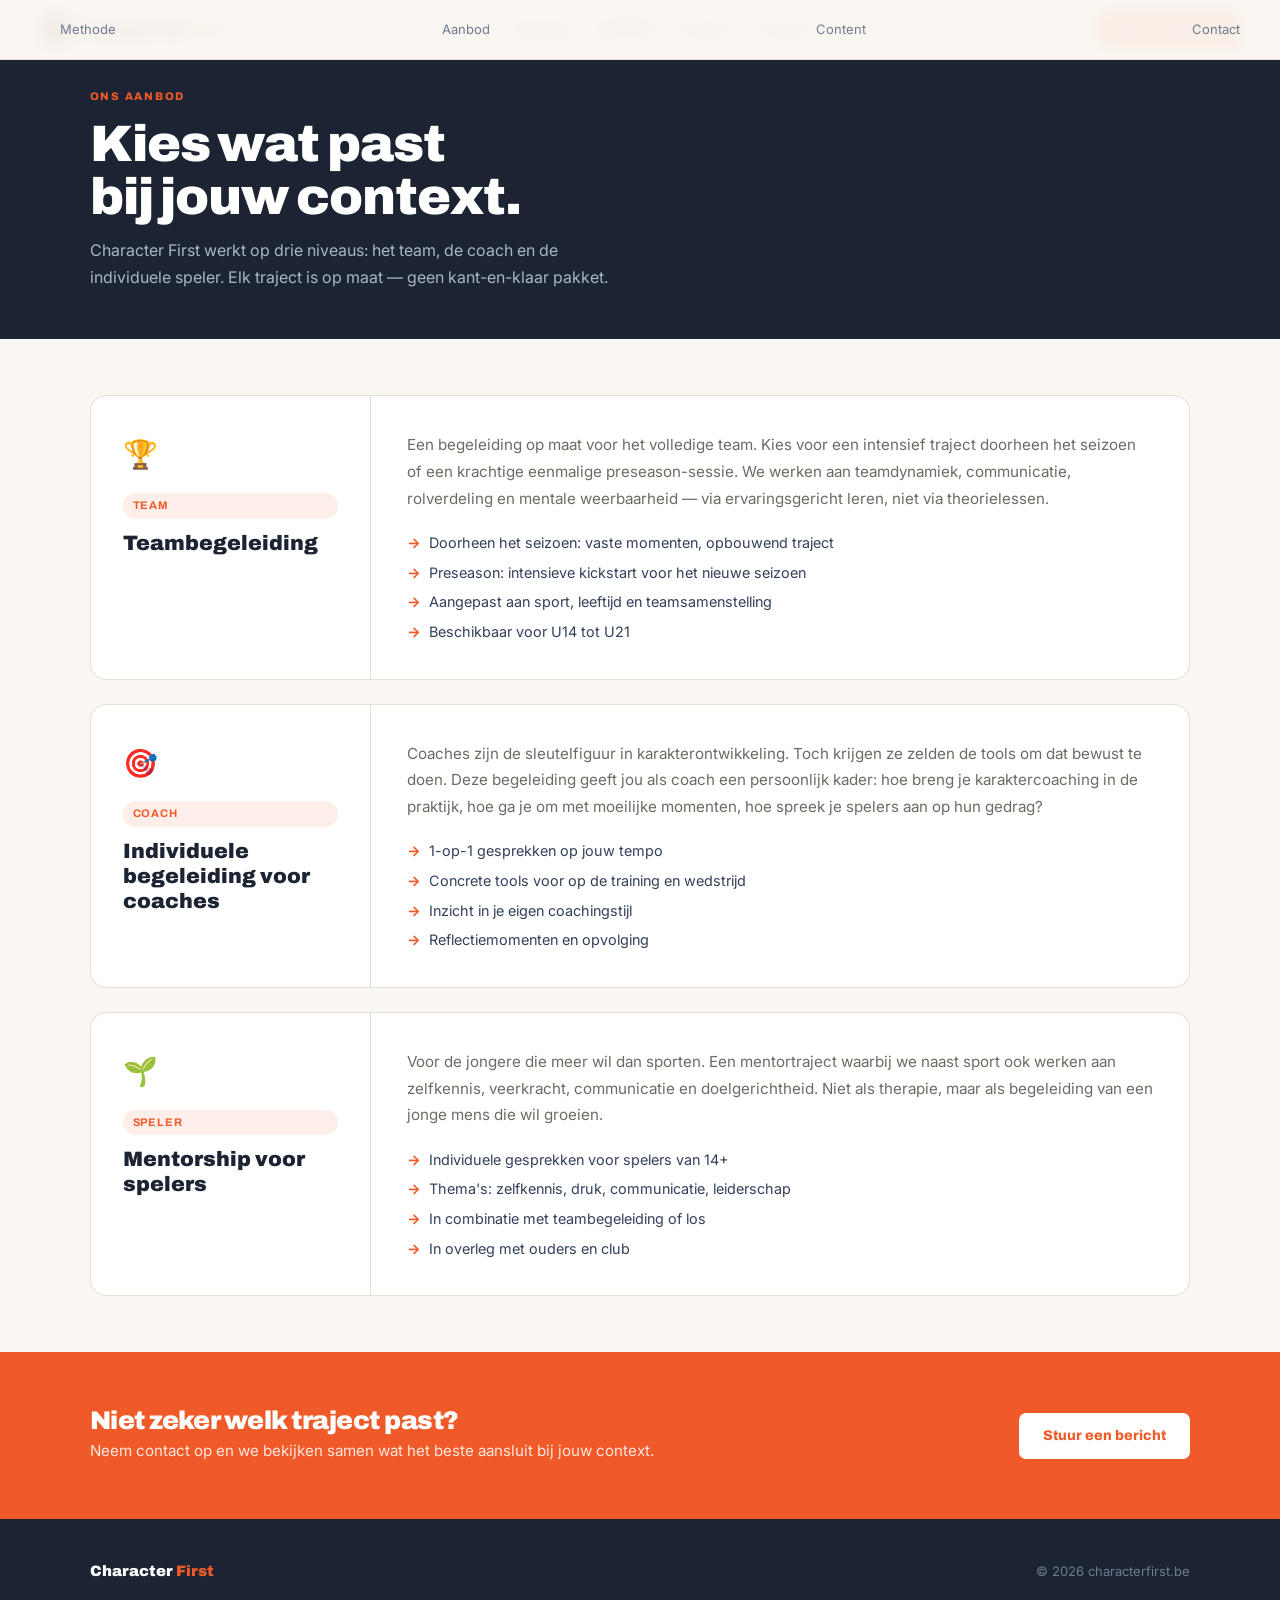
<file: aanbod.html>
<!DOCTYPE html>
<html lang="nl">
<head>
<meta charset="UTF-8"/>
<meta name="viewport" content="width=device-width, initial-scale=1.0"/>
<title>Aanbod — Character First</title>
<link rel="preconnect" href="https://fonts.googleapis.com">
<link rel="preconnect" href="https://fonts.gstatic.com" crossorigin>
<link href="https://fonts.googleapis.com/css2?family=Archivo:wght@700;800;900&family=Inter:wght@400;500;600&display=swap" rel="stylesheet">
<link rel="stylesheet" href="_shared.css">
<style>
  .page-hero { padding: 88px 7% 48px; background: var(--ink); color: #fff; }
  .page-hero h1 { font-size: clamp(2rem, 4vw, 3.2rem); margin-bottom: 12px; }
  .page-hero p { color: #aab4c6; font-size: 1rem; max-width: 520px; line-height: 1.7; }

  .services { padding: 56px 7%; display: flex; flex-direction: column; gap: 24px; }
  .service-card {
    background: #fff; border: 1px solid var(--line); border-radius: 16px;
    display: grid; grid-template-columns: 280px 1fr; overflow: hidden;
  }
  .service-card .sc-left {
    padding: 36px 32px; border-right: 1px solid var(--line);
    display: flex; flex-direction: column; gap: 12px;
  }
  .service-card .sc-icon { font-size: 28px; margin-bottom: 4px; }
  .service-card .sc-title { font-family: 'Archivo', sans-serif; font-weight: 900; font-size: 1.3rem; line-height: 1.2; }
  .service-card .sc-tag {
    display: inline-block; font-family: 'Archivo', sans-serif; font-weight: 700;
    font-size: 11px; letter-spacing: .08em; text-transform: uppercase;
    color: var(--ignite); background: rgba(240,90,40,.1); padding: 4px 10px; border-radius: 20px;
  }
  .service-card .sc-right { padding: 36px 36px; }
  .service-card .sc-right p { font-size: .95rem; color: var(--stone); line-height: 1.75; margin-bottom: 20px; }
  .feature-list { display: flex; flex-direction: column; gap: 8px; }
  .feature-list li {
    list-style: none; font-size: .9rem; color: var(--ink-soft);
    padding-left: 22px; position: relative; line-height: 1.5;
  }
  .feature-list li::before { content: "→"; position: absolute; left: 0; color: var(--ignite); font-weight: 700; }

  .cta-strip { padding: 56px 7%; background: var(--ignite); display: flex; justify-content: space-between; align-items: center; flex-wrap: wrap; gap: 20px; }
  .cta-strip h2 { font-size: 1.6rem; color: #fff; }
  .cta-strip p { color: rgba(255,255,255,.85); font-size: .95rem; margin-top: 4px; }
  .btn-white { background: #fff; color: var(--ignite); font-family: 'Archivo', sans-serif; font-weight: 800; font-size: 14px; padding: 12px 24px; border-radius: 7px; text-decoration: none; }

  @media(max-width: 760px) {
    .service-card { grid-template-columns: 1fr; }
    .service-card .sc-left { border-right: none; border-bottom: 1px solid var(--line); }
  }
</style>
</head>
<body>
<svg style="display:none">
  <symbol id="mark" viewBox="0 0 100 100">
    <circle cx="50" cy="50" r="50" fill="#1C2433"/>
    <path d="M10 78 L50 14 L90 78 Z" fill="#F05A28"/>
    <path d="M50 14 L36 38 L50 31 L64 38 Z" fill="#FAF7F2"/>
    <text x="50" y="96" text-anchor="middle" dominant-baseline="central" font-family="Archivo,Arial Black,sans-serif" font-weight="900" font-size="14" fill="#fff" letter-spacing="3">CF</text>
  </symbol>
</svg>

<nav>
  <a class="nav-logo" href="index.html">
    <svg class="logo-mark"><use href="#mark"/></svg>
    <span class="wm-text">CHARACTER <span>First</span></span>
  </a>
  <div class="nav-links">
    <a href="methode.html">Methode</a>
    <a href="aanbod.html" class="active">Aanbod</a>
    <a href="content.html">Content</a>
    <a href="contact.html">Contact</a>
  </div>
  <a href="contact.html" class="nav-cta">Neem contact op</a>
</nav>

<div class="page-hero">
  <div class="eyebrow" style="color:#F05A28">Ons aanbod</div>
  <h1>Kies wat past<br>bij jouw context.</h1>
  <p>Character First werkt op drie niveaus: het team, de coach en de individuele speler. Elk traject is op maat — geen kant-en-klaar pakket.</p>
</div>

<div class="services">

  <div class="service-card">
    <div class="sc-left">
      <div class="sc-icon">🏆</div>
      <span class="sc-tag">Team</span>
      <div class="sc-title">Teambegeleiding</div>
    </div>
    <div class="sc-right">
      <p>Een begeleiding op maat voor het volledige team. Kies voor een intensief traject doorheen het seizoen of een krachtige eenmalige preseason-sessie. We werken aan teamdynamiek, communicatie, rolverdeling en mentale weerbaarheid — via ervaringsgericht leren, niet via theorielessen.</p>
      <ul class="feature-list">
        <li>Doorheen het seizoen: vaste momenten, opbouwend traject</li>
        <li>Preseason: intensieve kickstart voor het nieuwe seizoen</li>
        <li>Aangepast aan sport, leeftijd en teamsamenstelling</li>
        <li>Beschikbaar voor U14 tot U21</li>
      </ul>
    </div>
  </div>

  <div class="service-card">
    <div class="sc-left">
      <div class="sc-icon">🎯</div>
      <span class="sc-tag">Coach</span>
      <div class="sc-title">Individuele begeleiding voor coaches</div>
    </div>
    <div class="sc-right">
      <p>Coaches zijn de sleutelfiguur in karakterontwikkeling. Toch krijgen ze zelden de tools om dat bewust te doen. Deze begeleiding geeft jou als coach een persoonlijk kader: hoe breng je karaktercoaching in de praktijk, hoe ga je om met moeilijke momenten, hoe spreek je spelers aan op hun gedrag?</p>
      <ul class="feature-list">
        <li>1-op-1 gesprekken op jouw tempo</li>
        <li>Concrete tools voor op de training en wedstrijd</li>
        <li>Inzicht in je eigen coachingstijl</li>
        <li>Reflectiemomenten en opvolging</li>
      </ul>
    </div>
  </div>

  <div class="service-card">
    <div class="sc-left">
      <div class="sc-icon">🌱</div>
      <span class="sc-tag">Speler</span>
      <div class="sc-title">Mentorship voor spelers</div>
    </div>
    <div class="sc-right">
      <p>Voor de jongere die meer wil dan sporten. Een mentortraject waarbij we naast sport ook werken aan zelfkennis, veerkracht, communicatie en doelgerichtheid. Niet als therapie, maar als begeleiding van een jonge mens die wil groeien.</p>
      <ul class="feature-list">
        <li>Individuele gesprekken voor spelers van 14+</li>
        <li>Thema's: zelfkennis, druk, communicatie, leiderschap</li>
        <li>In combinatie met teambegeleiding of los</li>
        <li>In overleg met ouders en club</li>
      </ul>
    </div>
  </div>

</div>

<div class="cta-strip">
  <div>
    <h2>Niet zeker welk traject past?</h2>
    <p>Neem contact op en we bekijken samen wat het beste aansluit bij jouw context.</p>
  </div>
  <a href="contact.html" class="btn-white">Stuur een bericht</a>
</div>

<footer>
  <span class="fl">Character <span>First</span></span>
  <nav>
    <a href="methode.html">Methode</a>
    <a href="aanbod.html">Aanbod</a>
    <a href="content.html">Content</a>
    <a href="contact.html">Contact</a>
  </nav>
  <span>© 2026 characterfirst.be</span>
</footer>
</body>
</html>
</file>
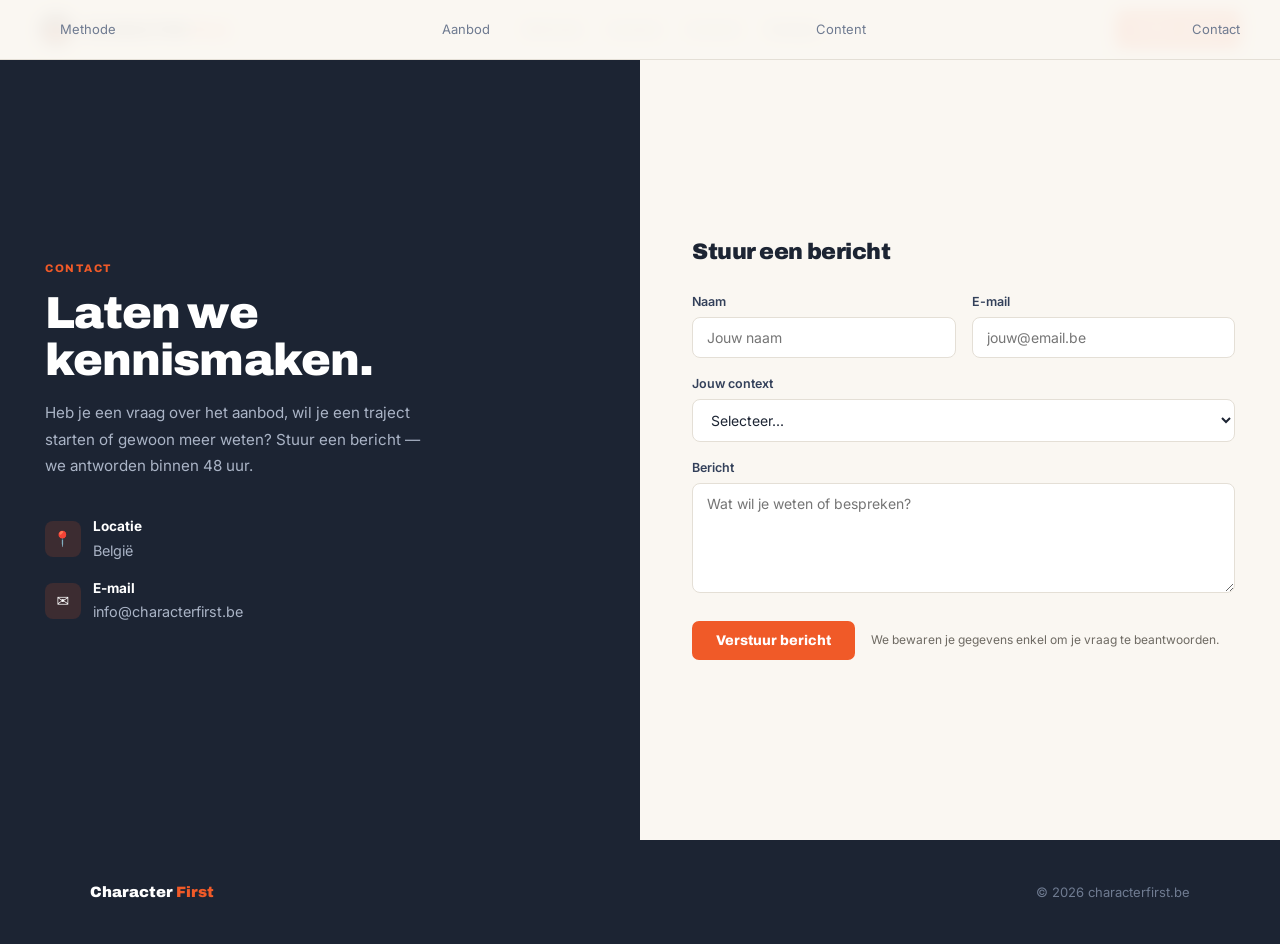
<file: contact.html>
<!DOCTYPE html>
<html lang="nl">
<head>
<meta charset="UTF-8"/>
<meta name="viewport" content="width=device-width, initial-scale=1.0"/>
<title>Contact — Character First</title>
<link rel="preconnect" href="https://fonts.googleapis.com">
<link rel="preconnect" href="https://fonts.gstatic.com" crossorigin>
<link href="https://fonts.googleapis.com/css2?family=Archivo:wght@700;800;900&family=Inter:wght@400;500;600&display=swap" rel="stylesheet">
<link rel="stylesheet" href="_shared.css">
<style>
  .contact-wrap {
    min-height: calc(100vh - 60px); padding-top: 60px;
    display: grid; grid-template-columns: 1fr 1fr;
  }
  .contact-left {
    background: var(--ink); color: #fff;
    padding: 64px 52px 64px 7%;
    display: flex; flex-direction: column; justify-content: center;
  }
  .contact-left .eyebrow { color: var(--ignite); }
  .contact-left h1 { font-size: clamp(1.8rem, 3.5vw, 2.8rem); color: #fff; margin-bottom: 16px; }
  .contact-left p { color: #aab4c6; font-size: .95rem; line-height: 1.75; margin-bottom: 36px; max-width: 380px; }
  .contact-detail { display: flex; align-items: center; gap: 12px; margin-bottom: 16px; }
  .contact-detail .cd-icon { width: 36px; height: 36px; background: rgba(240,90,40,.15); border-radius: 8px; display: flex; align-items: center; justify-content: center; font-size: 15px; flex-shrink: 0; }
  .contact-detail .cd-text { font-size: .9rem; color: #aab4c6; }
  .contact-detail .cd-text strong { display: block; color: #fff; font-size: .85rem; margin-bottom: 1px; }

  .contact-right { padding: 64px 7% 64px 52px; display: flex; flex-direction: column; justify-content: center; background: var(--canvas); }
  .contact-right h2 { font-size: 1.4rem; margin-bottom: 28px; }

  form { display: flex; flex-direction: column; gap: 16px; }
  .form-row { display: grid; grid-template-columns: 1fr 1fr; gap: 16px; }
  label { font-size: 12.5px; font-weight: 600; color: var(--ink-soft); margin-bottom: 5px; display: block; }
  input, textarea, select {
    width: 100%; padding: 11px 14px; border: 1.5px solid var(--line);
    border-radius: 8px; font-family: 'Inter', sans-serif; font-size: 14px;
    color: var(--ink); background: #fff; outline: none;
    transition: border-color .15s;
  }
  input:focus, textarea:focus, select:focus { border-color: var(--ignite); }
  textarea { resize: vertical; min-height: 110px; }
  .form-submit { display: flex; align-items: center; gap: 16px; margin-top: 4px; }
  .form-submit p { font-size: 12px; color: var(--stone); line-height: 1.5; }

  @media(max-width: 768px) {
    .contact-wrap { grid-template-columns: 1fr; }
    .contact-left { padding: 48px 7%; }
    .contact-right { padding: 48px 7%; }
    .form-row { grid-template-columns: 1fr; }
  }
</style>
</head>
<body>
<svg style="display:none">
  <symbol id="mark" viewBox="0 0 100 100">
    <circle cx="50" cy="50" r="50" fill="#1C2433"/>
    <path d="M10 78 L50 14 L90 78 Z" fill="#F05A28"/>
    <path d="M50 14 L36 38 L50 31 L64 38 Z" fill="#FAF7F2"/>
    <text x="50" y="96" text-anchor="middle" dominant-baseline="central" font-family="Archivo,Arial Black,sans-serif" font-weight="900" font-size="14" fill="#fff" letter-spacing="3">CF</text>
  </symbol>
</svg>

<nav>
  <a class="nav-logo" href="index.html">
    <svg class="logo-mark"><use href="#mark"/></svg>
    <span class="wm-text">CHARACTER <span>First</span></span>
  </a>
  <div class="nav-links">
    <a href="methode.html">Methode</a>
    <a href="aanbod.html">Aanbod</a>
    <a href="content.html">Content</a>
    <a href="contact.html" class="active">Contact</a>
  </div>
  <a href="aanbod.html" class="nav-cta">Bekijk aanbod</a>
</nav>

<div class="contact-wrap">
  <div class="contact-left">
    <div class="eyebrow">Contact</div>
    <h1>Laten we kennismaken.</h1>
    <p>Heb je een vraag over het aanbod, wil je een traject starten of gewoon meer weten? Stuur een bericht — we antworden binnen 48 uur.</p>
    <div class="contact-detail">
      <div class="cd-icon">📍</div>
      <div class="cd-text"><strong>Locatie</strong>België</div>
    </div>
    <div class="contact-detail">
      <div class="cd-icon">✉️</div>
      <div class="cd-text"><strong>E-mail</strong>info@characterfirst.be</div>
    </div>
  </div>

  <div class="contact-right">
    <h2>Stuur een bericht</h2>
    <form onsubmit="handleSubmit(event)">
      <div class="form-row">
        <div>
          <label for="naam">Naam</label>
          <input type="text" id="naam" placeholder="Jouw naam" required/>
        </div>
        <div>
          <label for="email">E-mail</label>
          <input type="email" id="email" placeholder="jouw@email.be" required/>
        </div>
      </div>
      <div>
        <label for="context">Jouw context</label>
        <select id="context">
          <option value="">Selecteer...</option>
          <option>Coach</option>
          <option>Club / Bestuur</option>
          <option>Speler / Ouder</option>
          <option>Andere</option>
        </select>
      </div>
      <div>
        <label for="bericht">Bericht</label>
        <textarea id="bericht" placeholder="Wat wil je weten of bespreken?" required></textarea>
      </div>
      <div class="form-submit">
        <button type="submit" class="btn-primary">Verstuur bericht</button>
        <p>We bewaren je gegevens enkel om je vraag te beantwoorden.</p>
      </div>
      <p id="success" style="display:none;color:var(--growth);font-weight:600;font-size:.9rem">✓ Bericht verstuurd — we nemen snel contact op.</p>
    </form>
  </div>
</div>

<footer>
  <span class="fl">Character <span>First</span></span>
  <nav>
    <a href="methode.html">Methode</a>
    <a href="aanbod.html">Aanbod</a>
    <a href="content.html">Content</a>
    <a href="contact.html">Contact</a>
  </nav>
  <span>© 2026 characterfirst.be</span>
</footer>

<script>
  function handleSubmit(e) {
    e.preventDefault();
    document.getElementById('success').style.display = 'block';
    e.target.reset();
  }
</script>
</body>
</html>
</file>
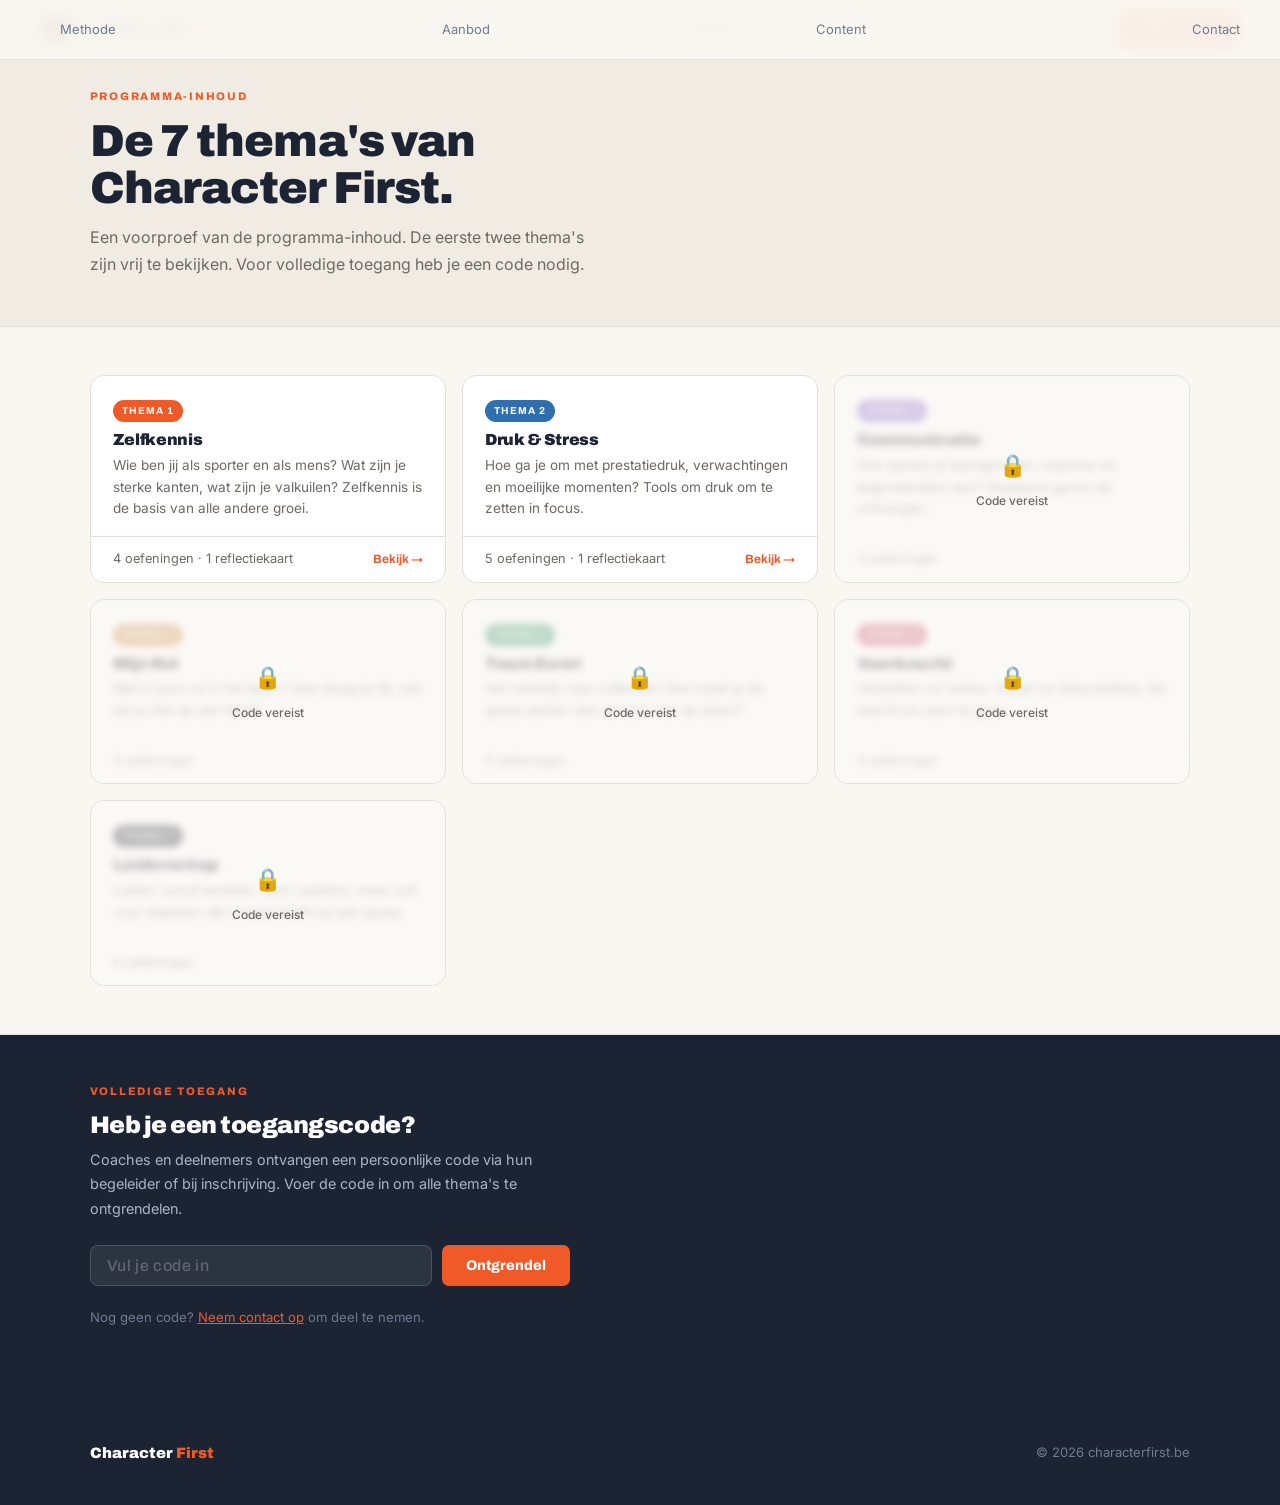
<file: content.html>
<!DOCTYPE html>
<html lang="nl">
<head>
<meta charset="UTF-8"/>
<meta name="viewport" content="width=device-width, initial-scale=1.0"/>
<title>Content — Character First</title>
<link rel="preconnect" href="https://fonts.googleapis.com">
<link rel="preconnect" href="https://fonts.gstatic.com" crossorigin>
<link href="https://fonts.googleapis.com/css2?family=Archivo:wght@700;800;900&family=Inter:wght@400;500;600&display=swap" rel="stylesheet">
<link rel="stylesheet" href="_shared.css">
<style>
  .page-hero { padding: 88px 7% 48px; background: var(--mist); border-bottom: 1px solid var(--line); }
  .page-hero h1 { font-size: clamp(1.8rem, 3.5vw, 2.8rem); margin-bottom: 12px; }
  .page-hero p { color: var(--stone); font-size: 1rem; max-width: 520px; line-height: 1.7; }

  /* THEME GRID */
  .theme-grid { padding: 48px 7%; display: grid; grid-template-columns: repeat(auto-fill, minmax(280px, 1fr)); gap: 16px; border-bottom: 1px solid var(--line); }
  .theme-card { background: #fff; border: 1px solid var(--line); border-radius: 14px; overflow: hidden; position: relative; }
  .theme-card .tc-header { padding: 20px 22px 16px; }
  .theme-card .tc-tag { display: inline-block; font-family: 'Archivo', sans-serif; font-weight: 700; font-size: 10px; letter-spacing: .1em; text-transform: uppercase; color: #fff; padding: 3px 9px; border-radius: 20px; margin-bottom: 10px; }
  .theme-card h3 { font-size: 1rem; margin-bottom: 6px; }
  .theme-card .tc-desc { font-size: .85rem; color: var(--stone); line-height: 1.6; }
  .theme-card .tc-footer { padding: 12px 22px; border-top: 1px solid var(--line); display: flex; justify-content: space-between; align-items: center; }
  .theme-card .tc-footer span { font-size: .8rem; color: var(--stone); }
  .tc-btn { font-family: 'Archivo', sans-serif; font-weight: 700; font-size: 12px; color: var(--ignite); text-decoration: none; }

  /* LOCKED overlay */
  .theme-card.locked { opacity: 1; }
  .theme-card.locked .tc-header { filter: blur(3px); user-select: none; pointer-events: none; }
  .theme-card.locked .tc-footer { filter: blur(3px); user-select: none; pointer-events: none; }
  .lock-overlay {
    position: absolute; inset: 0; display: flex; flex-direction: column;
    align-items: center; justify-content: center; gap: 8px;
    background: rgba(250,247,242,.7); backdrop-filter: blur(2px);
    border-radius: 14px;
  }
  .lock-overlay .lock-icon { font-size: 22px; }
  .lock-overlay p { font-size: 12px; color: var(--stone); font-weight: 500; }

  /* CODE GATE */
  .code-gate { padding: 48px 7%; background: var(--ink); }
  .gate-inner { max-width: 480px; }
  .code-gate .eyebrow { color: var(--ignite); }
  .code-gate h2 { color: #fff; font-size: 1.5rem; margin-bottom: 10px; }
  .code-gate p { color: #aab4c6; font-size: .9rem; line-height: 1.7; margin-bottom: 24px; }
  .code-form { display: flex; gap: 10px; align-items: stretch; }
  .code-input {
    flex: 1; padding: 11px 16px; border: 1.5px solid rgba(255,255,255,.15);
    border-radius: 8px; background: rgba(255,255,255,.07); color: #fff;
    font-family: 'Archivo', sans-serif; font-weight: 700; font-size: 16px;
    letter-spacing: .12em; text-transform: uppercase; outline: none;
    transition: border-color .15s;
  }
  .code-input::placeholder { color: rgba(255,255,255,.25); font-weight: 500; letter-spacing: .04em; text-transform: none; }
  .code-input:focus { border-color: var(--ignite); }
  .code-error { color: #F07070; font-size: .82rem; margin-top: 8px; display: none; }
  .code-error.show { display: block; }

  /* UNLOCKED STATE */
  .unlocked-msg { display: none; padding: 14px 18px; background: rgba(30,138,91,.2); border: 1px solid rgba(30,138,91,.4); border-radius: 10px; color: #6fcfa0; font-size: .9rem; font-weight: 600; margin-top: 16px; }
  .unlocked-msg.show { display: block; }

  /* When unlocked, remove lock overlays */
  body.unlocked .lock-overlay { display: none; }
  body.unlocked .theme-card.locked .tc-header { filter: none; pointer-events: auto; }
  body.unlocked .theme-card.locked .tc-footer { filter: none; pointer-events: auto; }
  body.unlocked .theme-card.locked { opacity: 1; }
</style>
</head>
<body>
<svg style="display:none">
  <symbol id="mark" viewBox="0 0 100 100">
    <circle cx="50" cy="50" r="50" fill="#1C2433"/>
    <path d="M10 78 L50 14 L90 78 Z" fill="#F05A28"/>
    <path d="M50 14 L36 38 L50 31 L64 38 Z" fill="#FAF7F2"/>
    <text x="50" y="96" text-anchor="middle" dominant-baseline="central" font-family="Archivo,Arial Black,sans-serif" font-weight="900" font-size="14" fill="#fff" letter-spacing="3">CF</text>
  </symbol>
</svg>

<nav>
  <a class="nav-logo" href="index.html">
    <svg class="logo-mark"><use href="#mark"/></svg>
    <span class="wm-text">CHARACTER <span>First</span></span>
  </a>
  <div class="nav-links">
    <a href="methode.html">Methode</a>
    <a href="aanbod.html">Aanbod</a>
    <a href="content.html" class="active">Content</a>
    <a href="contact.html">Contact</a>
  </div>
  <a href="aanbod.html" class="nav-cta">Bekijk aanbod</a>
</nav>

<div class="page-hero">
  <div class="eyebrow">Programma-inhoud</div>
  <h1>De 7 thema's van<br>Character First.</h1>
  <p>Een voorproef van de programma-inhoud. De eerste twee thema's zijn vrij te bekijken. Voor volledige toegang heb je een code nodig.</p>
</div>

<!-- THEME CARDS -->
<div class="theme-grid" id="themeGrid">

  <!-- SNEAK PEEK 1 — zichtbaar -->
  <div class="theme-card">
    <div class="tc-header">
      <span class="tc-tag" style="background:#F05A28">Thema 1</span>
      <h3>Zelfkennis</h3>
      <p class="tc-desc">Wie ben jij als sporter en als mens? Wat zijn je sterke kanten, wat zijn je valkuilen? Zelfkennis is de basis van alle andere groei.</p>
    </div>
    <div class="tc-footer">
      <span>4 oefeningen · 1 reflectiekaart</span>
      <a href="#" class="tc-btn">Bekijk →</a>
    </div>
  </div>

  <!-- SNEAK PEEK 2 — zichtbaar -->
  <div class="theme-card">
    <div class="tc-header">
      <span class="tc-tag" style="background:#2F6FB0">Thema 2</span>
      <h3>Druk &amp; Stress</h3>
      <p class="tc-desc">Hoe ga je om met prestatiedruk, verwachtingen en moeilijke momenten? Tools om druk om te zetten in focus.</p>
    </div>
    <div class="tc-footer">
      <span>5 oefeningen · 1 reflectiekaart</span>
      <a href="#" class="tc-btn">Bekijk →</a>
    </div>
  </div>

  <!-- LOCKED — thema 3 t/m 7 -->
  <div class="theme-card locked">
    <div class="tc-header">
      <span class="tc-tag" style="background:#7A52C7">Thema 3</span>
      <h3>Communicatie</h3>
      <p class="tc-desc">Hoe spreek je teamgenoten, coaches en tegenstanders aan? Feedback geven en ontvangen.</p>
    </div>
    <div class="tc-footer"><span>4 oefeningen</span></div>
    <div class="lock-overlay"><span class="lock-icon">🔒</span><p>Code vereist</p></div>
  </div>

  <div class="theme-card locked">
    <div class="tc-header">
      <span class="tc-tag" style="background:#C7842F">Thema 4</span>
      <h3>Mijn Rol</h3>
      <p class="tc-desc">Wat is jouw rol in het team? Hoe draag je bij, ook als je niet de ster bent?</p>
    </div>
    <div class="tc-footer"><span>3 oefeningen</span></div>
    <div class="lock-overlay"><span class="lock-icon">🔒</span><p>Code vereist</p></div>
  </div>

  <div class="theme-card locked">
    <div class="tc-header">
      <span class="tc-tag" style="background:#1E8A5B">Thema 5</span>
      <h3>Team Eerst</h3>
      <p class="tc-desc">Van individu naar collectief. Hoe maak je de groep sterker dan de som van de delen?</p>
    </div>
    <div class="tc-footer"><span>5 oefeningen</span></div>
    <div class="lock-overlay"><span class="lock-icon">🔒</span><p>Code vereist</p></div>
  </div>

  <div class="theme-card locked">
    <div class="tc-header">
      <span class="tc-tag" style="background:#C73F62">Thema 6</span>
      <h3>Veerkracht</h3>
      <p class="tc-desc">Herstellen na verlies, fouten en teleurstelling. De kracht om door te gaan.</p>
    </div>
    <div class="tc-footer"><span>4 oefeningen</span></div>
    <div class="lock-overlay"><span class="lock-icon">🔒</span><p>Code vereist</p></div>
  </div>

  <div class="theme-card locked">
    <div class="tc-header">
      <span class="tc-tag" style="background:#1C2433">Thema 7</span>
      <h3>Leiderschap</h3>
      <p class="tc-desc">Leiden vanuit karakter. Voor captains, maar ook voor iedereen die invloed heeft op een groep.</p>
    </div>
    <div class="tc-footer"><span>6 oefeningen</span></div>
    <div class="lock-overlay"><span class="lock-icon">🔒</span><p>Code vereist</p></div>
  </div>

</div>

<!-- CODE GATE -->
<div class="code-gate">
  <div class="gate-inner">
    <div class="eyebrow">Volledige toegang</div>
    <h2>Heb je een toegangscode?</h2>
    <p>Coaches en deelnemers ontvangen een persoonlijke code via hun begeleider of bij inschrijving. Voer de code in om alle thema's te ontgrendelen.</p>
    <div class="code-form">
      <input type="text" class="code-input" id="codeInput" placeholder="Vul je code in" maxlength="20" autocomplete="off"/>
      <button class="btn-primary" onclick="checkCode()">Ontgrendel</button>
    </div>
    <p class="code-error" id="codeError">Ongeldige code. Neem contact op als je problemen hebt.</p>
    <div class="unlocked-msg" id="unlockedMsg">✓ Toegang verleend — alle thema's zijn nu beschikbaar.</div>
    <p style="color:#6f7b91;font-size:.82rem;margin-top:20px">Nog geen code? <a href="contact.html" style="color:var(--ignite)">Neem contact op</a> om deel te nemen.</p>
  </div>
</div>

<footer>
  <span class="fl">Character <span>First</span></span>
  <nav>
    <a href="methode.html">Methode</a>
    <a href="aanbod.html">Aanbod</a>
    <a href="content.html">Content</a>
    <a href="contact.html">Contact</a>
  </nav>
  <span>© 2026 characterfirst.be</span>
</footer>

<script>
  const CODE = 'CF2026';

  // Persist unlock across page load
  if (sessionStorage.getItem('cf_unlocked') === '1') unlock();

  function checkCode() {
    const val = document.getElementById('codeInput').value.trim().toUpperCase();
    if (val === CODE) {
      sessionStorage.setItem('cf_unlocked', '1');
      unlock();
    } else {
      document.getElementById('codeError').classList.add('show');
    }
  }

  function unlock() {
    document.body.classList.add('unlocked');
    document.getElementById('unlockedMsg').classList.add('show');
    document.getElementById('codeError').classList.remove('show');
  }

  document.getElementById('codeInput').addEventListener('keydown', e => {
    if (e.key === 'Enter') checkCode();
  });
</script>
</body>
</html>
</file>
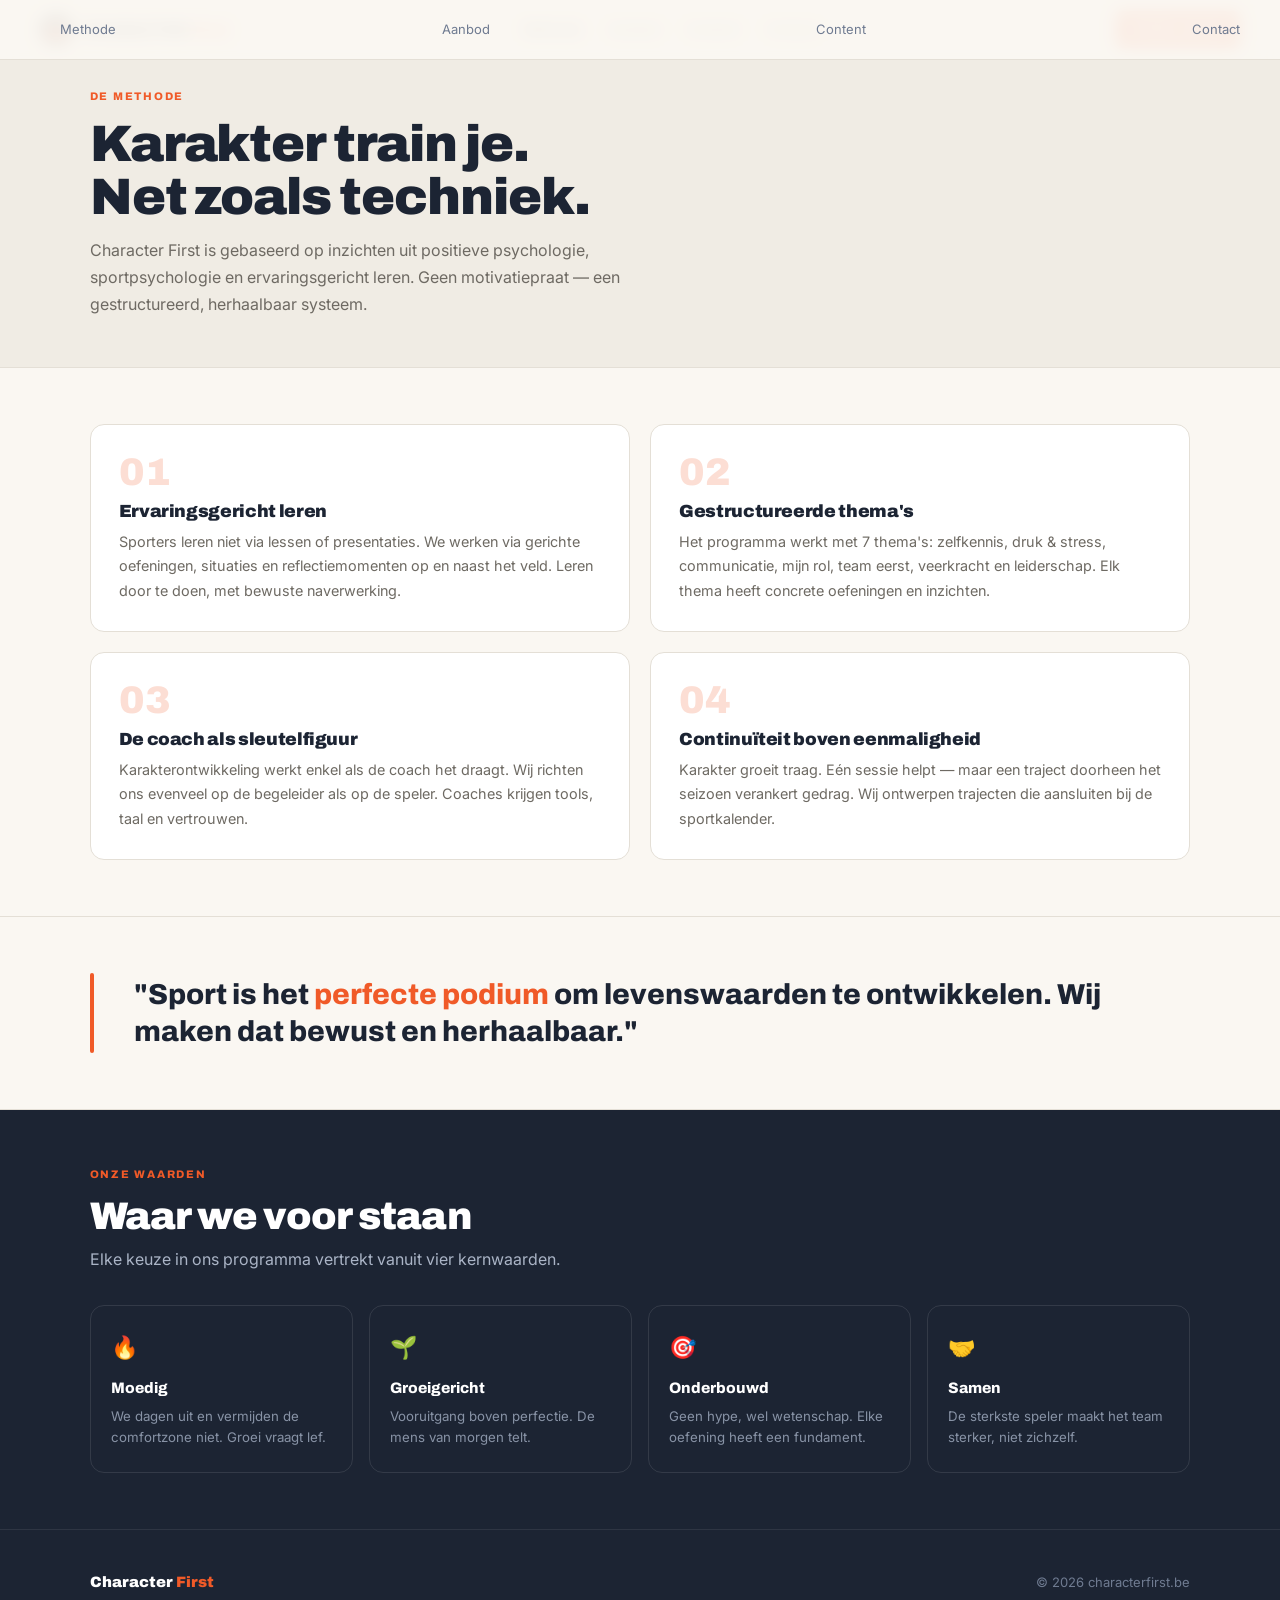
<file: methode.html>
<!DOCTYPE html>
<html lang="nl">
<head>
<meta charset="UTF-8"/>
<meta name="viewport" content="width=device-width, initial-scale=1.0"/>
<title>De Methode — Character First</title>
<link rel="preconnect" href="https://fonts.googleapis.com">
<link rel="preconnect" href="https://fonts.gstatic.com" crossorigin>
<link href="https://fonts.googleapis.com/css2?family=Archivo:wght@700;800;900&family=Inter:wght@400;500;600&display=swap" rel="stylesheet">
<link rel="stylesheet" href="_shared.css">
<style>
  .page-hero { padding: 88px 7% 48px; background: var(--mist); border-bottom: 1px solid var(--line); }
  .page-hero h1 { font-size: clamp(2rem, 4vw, 3.2rem); margin-bottom: 12px; }
  .page-hero p { color: var(--stone); font-size: 1rem; max-width: 540px; line-height: 1.7; }

  /* PILLARS */
  .method-grid { padding: 56px 7%; display: grid; grid-template-columns: 1fr 1fr; gap: 20px; border-bottom: 1px solid var(--line); }
  .method-card { background: #fff; border: 1px solid var(--line); border-radius: 14px; padding: 28px; }
  .method-card .mc-num { font-family: 'Archivo', sans-serif; font-weight: 900; font-size: 2.4rem; color: rgba(240,90,40,.2); line-height: 1; margin-bottom: 12px; }
  .method-card h3 { font-size: 1.1rem; margin-bottom: 8px; }
  .method-card p { font-size: .9rem; color: var(--stone); line-height: 1.7; }

  /* VALUES */
  .values-section { padding: 56px 7%; background: var(--ink); color: #fff; border-bottom: 1px solid rgba(255,255,255,.08); }
  .values-section .sec-sub { color: #aab4c6; }
  .val-grid { display: grid; grid-template-columns: repeat(4, 1fr); gap: 16px; }
  .val-item { border: 1px solid rgba(255,255,255,.1); border-radius: 14px; padding: 24px 20px; }
  .val-item .vi-icon { font-size: 22px; margin-bottom: 10px; }
  .val-item .vi-title { font-family: 'Archivo', sans-serif; font-weight: 800; font-size: .95rem; color: #fff; margin-bottom: 6px; }
  .val-item .vi-text { font-size: .83rem; color: #8893a6; line-height: 1.6; }

  /* QUOTE */
  .quote-strip { padding: 56px 7%; border-bottom: 1px solid var(--line); display: flex; align-items: center; gap: 40px; }
  .quote-strip blockquote { font-family: 'Archivo', sans-serif; font-weight: 800; font-size: clamp(1.2rem, 2.5vw, 1.8rem); line-height: 1.3; color: var(--ink); }
  .quote-strip blockquote em { font-style: normal; color: var(--ignite); }
  .quote-strip .qs-line { width: 4px; height: 80px; background: var(--ignite); border-radius: 2px; flex-shrink: 0; }

  @media(max-width: 760px) {
    .method-grid { grid-template-columns: 1fr; }
    .val-grid { grid-template-columns: 1fr 1fr; }
  }
  @media(max-width: 480px) {
    .val-grid { grid-template-columns: 1fr; }
  }
</style>
</head>
<body>
<svg style="display:none">
  <symbol id="mark" viewBox="0 0 100 100">
    <circle cx="50" cy="50" r="50" fill="#1C2433"/>
    <path d="M10 78 L50 14 L90 78 Z" fill="#F05A28"/>
    <path d="M50 14 L36 38 L50 31 L64 38 Z" fill="#FAF7F2"/>
    <text x="50" y="96" text-anchor="middle" dominant-baseline="central" font-family="Archivo,Arial Black,sans-serif" font-weight="900" font-size="14" fill="#fff" letter-spacing="3">CF</text>
  </symbol>
</svg>

<nav>
  <a class="nav-logo" href="index.html">
    <svg class="logo-mark"><use href="#mark"/></svg>
    <span class="wm-text">CHARACTER <span>First</span></span>
  </a>
  <div class="nav-links">
    <a href="methode.html" class="active">Methode</a>
    <a href="aanbod.html">Aanbod</a>
    <a href="content.html">Content</a>
    <a href="contact.html">Contact</a>
  </div>
  <a href="aanbod.html" class="nav-cta">Bekijk aanbod</a>
</nav>

<div class="page-hero">
  <div class="eyebrow">De methode</div>
  <h1>Karakter train je.<br>Net zoals techniek.</h1>
  <p>Character First is gebaseerd op inzichten uit positieve psychologie, sportpsychologie en ervaringsgericht leren. Geen motivatiepraat — een gestructureerd, herhaalbaar systeem.</p>
</div>

<div class="method-grid">
  <div class="method-card">
    <div class="mc-num">01</div>
    <h3>Ervaringsgericht leren</h3>
    <p>Sporters leren niet via lessen of presentaties. We werken via gerichte oefeningen, situaties en reflectiemomenten op en naast het veld. Leren door te doen, met bewuste naverwerking.</p>
  </div>
  <div class="method-card">
    <div class="mc-num">02</div>
    <h3>Gestructureerde thema's</h3>
    <p>Het programma werkt met 7 thema's: zelfkennis, druk & stress, communicatie, mijn rol, team eerst, veerkracht en leiderschap. Elk thema heeft concrete oefeningen en inzichten.</p>
  </div>
  <div class="method-card">
    <div class="mc-num">03</div>
    <h3>De coach als sleutelfiguur</h3>
    <p>Karakterontwikkeling werkt enkel als de coach het draagt. Wij richten ons evenveel op de begeleider als op de speler. Coaches krijgen tools, taal en vertrouwen.</p>
  </div>
  <div class="method-card">
    <div class="mc-num">04</div>
    <h3>Continuïteit boven eenmaligheid</h3>
    <p>Karakter groeit traag. Eén sessie helpt — maar een traject doorheen het seizoen verankert gedrag. Wij ontwerpen trajecten die aansluiten bij de sportkalender.</p>
  </div>
</div>

<div class="quote-strip">
  <div class="qs-line"></div>
  <blockquote>"Sport is het <em>perfecte podium</em> om levenswaarden te ontwikkelen. Wij maken dat bewust en herhaalbaar."</blockquote>
</div>

<div class="values-section">
  <div class="eyebrow" style="color:var(--ignite)">Onze waarden</div>
  <h2 class="sec-title" style="color:#fff">Waar we voor staan</h2>
  <p class="sec-sub">Elke keuze in ons programma vertrekt vanuit vier kernwaarden.</p>
  <div class="val-grid">
    <div class="val-item">
      <div class="vi-icon">🔥</div>
      <div class="vi-title">Moedig</div>
      <div class="vi-text">We dagen uit en vermijden de comfortzone niet. Groei vraagt lef.</div>
    </div>
    <div class="val-item">
      <div class="vi-icon">🌱</div>
      <div class="vi-title">Groeigericht</div>
      <div class="vi-text">Vooruitgang boven perfectie. De mens van morgen telt.</div>
    </div>
    <div class="val-item">
      <div class="vi-icon">🎯</div>
      <div class="vi-title">Onderbouwd</div>
      <div class="vi-text">Geen hype, wel wetenschap. Elke oefening heeft een fundament.</div>
    </div>
    <div class="val-item">
      <div class="vi-icon">🤝</div>
      <div class="vi-title">Samen</div>
      <div class="vi-text">De sterkste speler maakt het team sterker, niet zichzelf.</div>
    </div>
  </div>
</div>

<footer>
  <span class="fl">Character <span>First</span></span>
  <nav>
    <a href="methode.html">Methode</a>
    <a href="aanbod.html">Aanbod</a>
    <a href="content.html">Content</a>
    <a href="contact.html">Contact</a>
  </nav>
  <span>© 2026 characterfirst.be</span>
</footer>
</body>
</html>
</file>
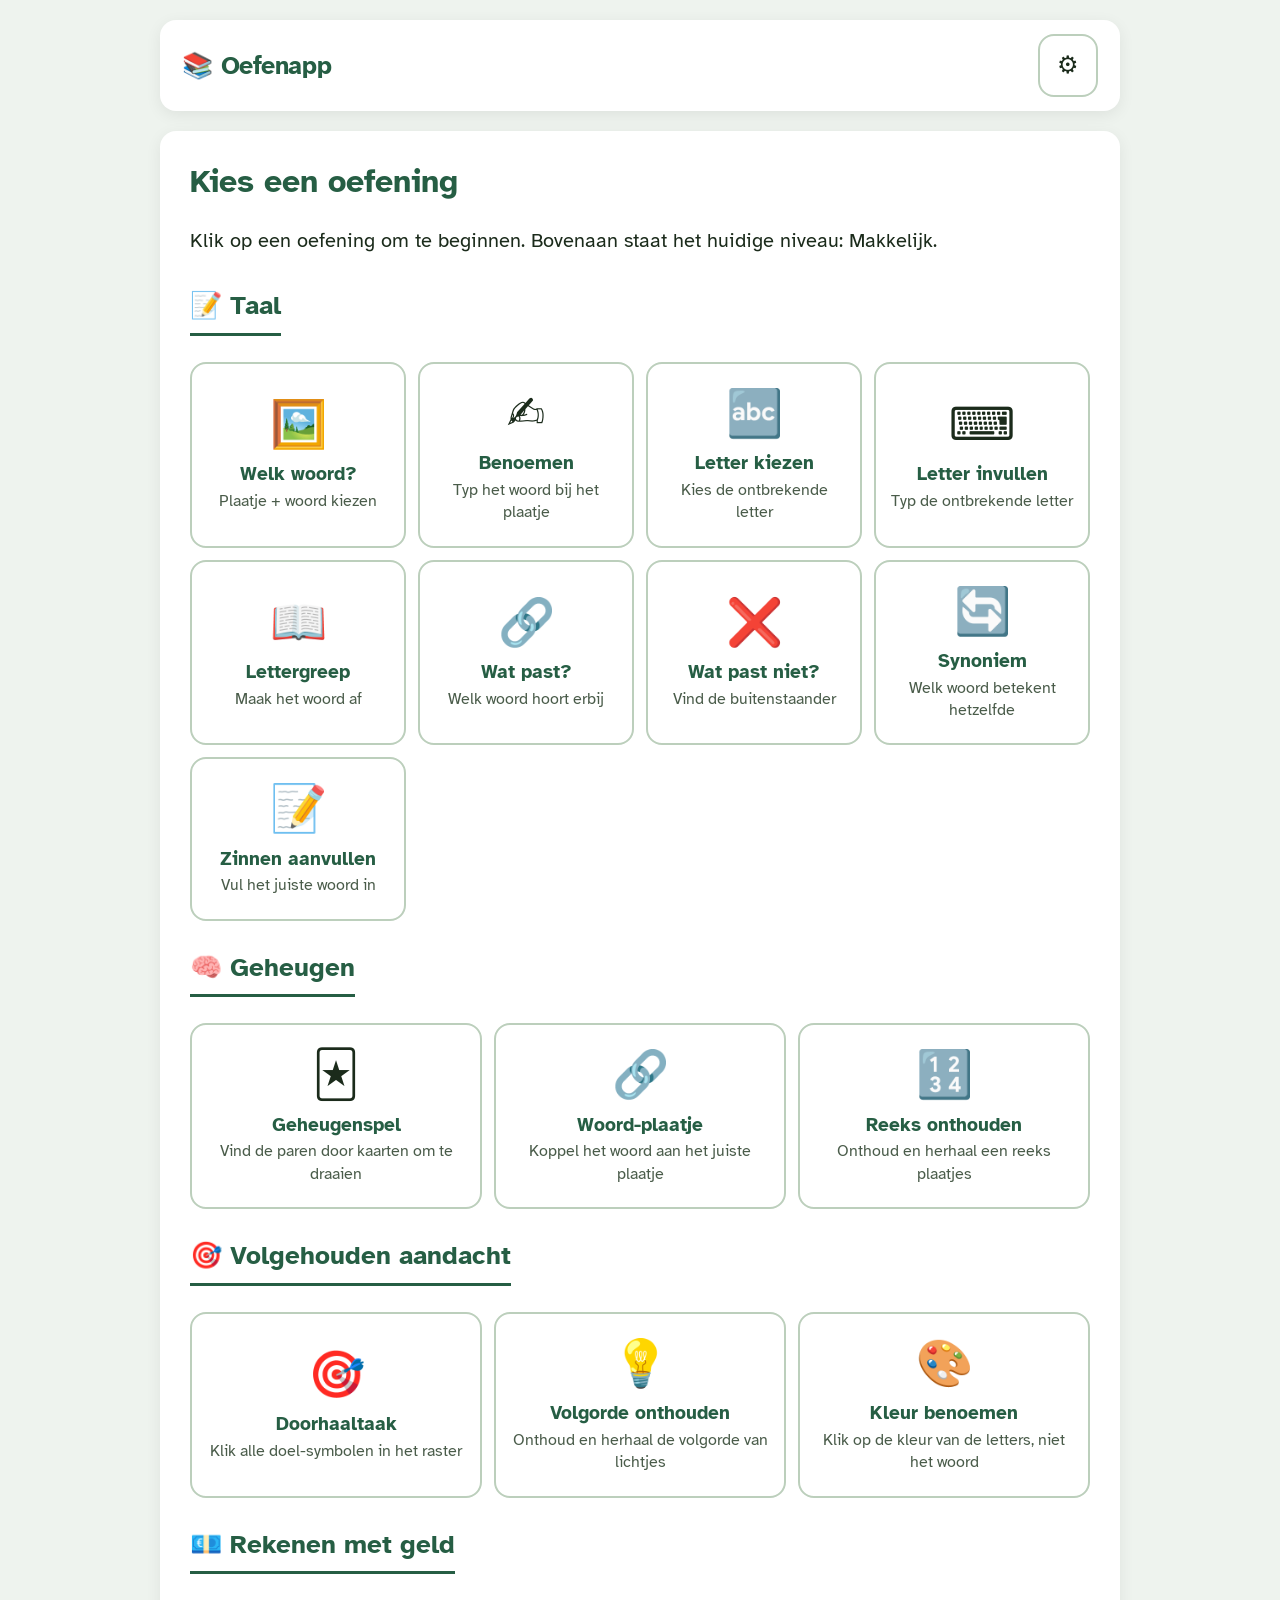
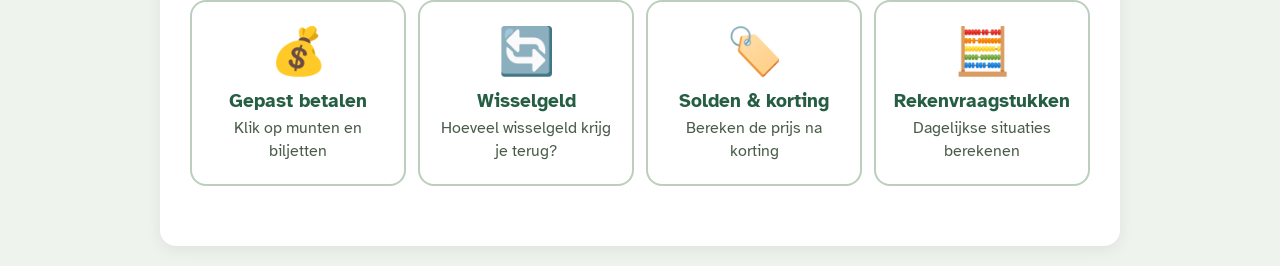
<file: oefenapp.html>
<!DOCTYPE html>
<html lang="nl">
<head>
<meta charset="UTF-8">
<meta name="viewport" content="width=device-width, initial-scale=1.0">
<title>Oefenapp - Taal, Geheugen, Aandacht &amp; Rekenen</title>
<link rel="preconnect" href="https://fonts.googleapis.com">
<link rel="preconnect" href="https://fonts.gstatic.com" crossorigin>
<link href="https://fonts.googleapis.com/css2?family=Atkinson+Hyperlegible:ital,wght@0,400;0,700;1,400;1,700&display=swap" rel="stylesheet">
<style>
  /* Atkinson Hyperlegible — ontworpen voor mensen met visuele beperking/dyslexie */
  :root {
    --bg: #EEF3EE;
    --panel: #FFFFFF;
    --ink: #1B2B1B;
    --muted: #4A5C4A;
    --accent: #265E44;
    --accent-hover: #1A4734;
    --warn: #B83325;
    --good: #1A5E33;
    --border: #BCCFBC;
    --shadow: 0 4px 16px rgba(0,0,0,0.07);
    --radius: 16px;
    --font-size-base: 20px;
    --touch: 60px;
  }

  body.text-large  { --font-size-base: 24px; }
  body.text-xlarge { --font-size-base: 30px; }

  body.high-contrast {
    --bg: #000000;
    --panel: #FFFFFF;
    --ink: #000000;
    --muted: #222222;
    --accent: #004DA8;
    --accent-hover: #003280;
    --border: #000000;
    --warn: #CC0000;
    --good: #005500;
  }
  body.high-contrast { background: #000; color: #fff; }
  body.high-contrast .panel { color: #000; border: 3px solid #fff; }

  * { box-sizing: border-box; }

  body {
    margin: 0;
    font-family: 'Atkinson Hyperlegible', system-ui, -apple-system, sans-serif;
    background: var(--bg);
    color: var(--ink);
    font-size: var(--font-size-base);
    line-height: 1.65;
    min-height: 100vh;
    -webkit-font-smoothing: antialiased;
  }

  .app {
    max-width: 1000px;
    margin: 0 auto;
    padding: 20px;
  }

  header.topbar {
    display: flex;
    align-items: center;
    justify-content: space-between;
    padding: 14px 22px;
    background: var(--panel);
    border-radius: var(--radius);
    box-shadow: var(--shadow);
    margin-bottom: 20px;
    gap: 16px;
    min-height: 68px;
  }

  .topbar-left { display: flex; align-items: center; gap: 12px; flex: 1; }

  .logo {
    font-weight: 700;
    font-size: 1.25em;
    color: var(--accent);
    letter-spacing: -0.01em;
  }

  .topbar-actions { display: flex; gap: 10px; flex-wrap: wrap; }

  /* Knoppen — grote aanraakoppervlakken voor NAH-gebruikers */
  button {
    font-family: inherit;
    font-size: 1em;
    padding: 14px 22px;
    min-height: var(--touch);
    border: 2px solid var(--border);
    background: var(--panel);
    color: var(--ink);
    border-radius: var(--radius);
    cursor: pointer;
    transition: background 0.18s, border-color 0.18s, transform 0.1s;
    font-weight: 700;
    letter-spacing: 0.01em;
    touch-action: manipulation;
    line-height: 1.3;
  }
  button:hover { background: #DDE8DD; border-color: var(--accent); }
  button:active { transform: translateY(1px); }
  button:focus-visible {
    outline: 4px solid var(--accent);
    outline-offset: 3px;
  }
  button:disabled { opacity: 0.45; cursor: not-allowed; }

  button.primary {
    background: var(--accent);
    color: white;
    border-color: var(--accent);
  }
  button.primary:hover { background: var(--accent-hover); border-color: var(--accent-hover); }

  button.icon {
    padding: 14px 16px;
    font-size: 1.2em;
    min-width: var(--touch);
  }

  button.back {
    padding: 12px 18px;
    font-size: 1em;
    background: var(--panel);
    border: 2px solid var(--accent);
    color: var(--accent);
    font-weight: 700;
  }
  button.back:hover { background: var(--accent); color: white; }

  .panel {
    background: var(--panel);
    border-radius: var(--radius);
    padding: 30px;
    box-shadow: var(--shadow);
  }

  h1, h2, h3 {
    font-family: inherit;
    font-weight: 700;
    color: var(--accent);
    margin-top: 0;
    line-height: 1.3;
  }
  h1 { font-size: 1.6em; }
  h2 { font-size: 1.3em; }
  h3 { font-size: 1.05em; }

  body.high-contrast h1,
  body.high-contrast h2,
  body.high-contrast h3 { color: var(--accent); }

  /* Menu categorieën */
  .categorie { margin-bottom: 30px; }
  .categorie h2 {
    margin: 0 0 14px 0;
    padding-bottom: 10px;
    border-bottom: 3px solid var(--accent);
    display: inline-block;
  }

  .menu-grid {
    display: grid;
    grid-template-columns: repeat(auto-fit, minmax(190px, 1fr));
    gap: 12px;
    margin-top: 12px;
  }

  .menu-card {
    background: var(--panel);
    border: 2px solid var(--border);
    border-radius: var(--radius);
    padding: 22px 14px;
    cursor: pointer;
    text-align: center;
    transition: border-color 0.18s, transform 0.15s, box-shadow 0.18s;
    min-height: 128px;
    display: flex;
    flex-direction: column;
    align-items: center;
    justify-content: center;
    touch-action: manipulation;
  }
  .menu-card:hover {
    border-color: var(--accent);
    transform: translateY(-2px);
    box-shadow: 0 6px 20px rgba(0,0,0,0.1);
  }
  .menu-card:focus-visible {
    outline: 4px solid var(--accent);
    outline-offset: 3px;
    border-color: var(--accent);
  }
  .menu-card:active { transform: translateY(0); }
  .menu-card .ico { font-size: 2.3em; margin-bottom: 6px; line-height: 1.2; }
  .menu-card h3 { margin: 4px 0 3px; font-size: 0.95em; font-weight: 700; }
  .menu-card p { color: var(--muted); margin: 0; font-size: 0.8em; line-height: 1.4; }

  .exercise-header {
    display: flex;
    justify-content: space-between;
    align-items: center;
    margin-bottom: 18px;
    padding-bottom: 14px;
    border-bottom: 2px solid var(--border);
    flex-wrap: wrap;
    gap: 10px;
  }
  .exercise-info {
    display: flex;
    gap: 20px;
    font-size: 0.88em;
    color: var(--muted);
    flex-wrap: wrap;
  }
  .exercise-info strong { color: var(--ink); font-weight: 700; }
  body.high-contrast .exercise-info strong { color: #000; }

  .picture-box {
    text-align: center;
    margin: 14px 0 18px;
  }
  .picture {
    font-size: 8em;
    line-height: 1;
    padding: 22px;
    display: inline-block;
    background: #F3F7F3;
    border: 2px solid var(--border);
    border-radius: var(--radius);
    min-width: 180px;
  }
  body.high-contrast .picture { background: #fff; }

  /* Antwoord-opties — grote vlakken voor NAH */
  .options {
    display: grid;
    grid-template-columns: repeat(2, 1fr);
    gap: 12px;
    margin-top: 18px;
  }
  .options.cols-3 { grid-template-columns: repeat(3, 1fr); }
  .options.cols-4 { grid-template-columns: repeat(4, 1fr); }

  .option-btn {
    padding: 20px 14px;
    font-size: 1.1em;
    font-weight: 700;
    font-family: inherit;
    text-align: center;
    background: var(--panel);
    border: 2px solid var(--border);
    border-radius: var(--radius);
    cursor: pointer;
    transition: background 0.15s, border-color 0.15s;
    min-height: 78px;
    touch-action: manipulation;
    line-height: 1.3;
  }
  .option-btn:hover { background: #DDE8DD; border-color: var(--accent); }
  .option-btn:focus-visible {
    outline: 4px solid var(--accent);
    outline-offset: 3px;
  }
  .option-btn.correct {
    background: #C2E8C5;
    border-color: var(--good);
    border-width: 3px;
    color: #0A3D18;
  }
  .option-btn.wrong {
    background: #FAD0CC;
    border-color: var(--warn);
    border-width: 3px;
    color: #6A140B;
  }
  .option-btn.disabled { pointer-events: none; opacity: 0.6; }

  .type-input {
    width: 100%;
    padding: 16px;
    font-size: 1.2em;
    font-family: inherit;
    border: 2px solid var(--border);
    border-radius: var(--radius);
    text-align: center;
    margin-bottom: 16px;
    background: var(--panel);
    color: var(--ink);
    min-height: var(--touch);
  }
  .type-input:focus {
    outline: 4px solid var(--accent);
    outline-offset: 2px;
    border-color: var(--accent);
  }
  .type-input.small {
    width: 80px;
    display: inline-block;
    margin: 0 4px;
    font-size: 1.4em;
  }

  /* Geheugenspel */
  .memory-grid {
    display: grid;
    gap: 10px;
    margin: 18px auto;
    max-width: 660px;
  }
  .memory-card {
    aspect-ratio: 1;
    background: var(--accent);
    border: 2px solid var(--accent-hover);
    border-radius: var(--radius);
    display: flex;
    align-items: center;
    justify-content: center;
    cursor: pointer;
    font-size: 2.3em;
    color: white;
    transition: background 0.2s, border-color 0.2s;
    user-select: none;
    touch-action: manipulation;
  }
  .memory-card.flipped {
    background: #F3F7F3;
    color: var(--ink);
    border-color: var(--border);
  }
  .memory-card.matched {
    background: #C2E8C5;
    border-color: var(--good);
    border-width: 3px;
    color: var(--ink);
    cursor: default;
  }

  /* Aandacht-raster */
  .attention-grid {
    display: grid;
    gap: 8px;
    background: #F3F7F3;
    padding: 14px;
    border-radius: var(--radius);
    margin: 14px 0;
  }
  .attention-cell {
    aspect-ratio: 1;
    display: flex;
    align-items: center;
    justify-content: center;
    background: var(--panel);
    border: 2px solid var(--border);
    border-radius: 10px;
    cursor: pointer;
    font-size: 1.6em;
    user-select: none;
    transition: background 0.1s, border-color 0.1s;
    touch-action: manipulation;
  }
  .attention-cell:hover { background: #DDE8DD; border-color: var(--accent); }
  .attention-cell.marked-correct {
    background: #C2E8C5;
    border-color: var(--good);
    border-width: 3px;
  }
  .attention-cell.marked-wrong {
    background: #FAD0CC;
    border-color: var(--warn);
    border-width: 3px;
  }

  .target-display {
    text-align: center;
    margin: 12px 0;
    padding: 14px 18px;
    background: #F3F7F3;
    border-radius: var(--radius);
    font-size: 1.05em;
    font-weight: 700;
    border: 2px solid var(--border);
  }
  .target-display .symbol { font-size: 2em; vertical-align: middle; margin: 0 6px; }

  .sentence-box {
    font-size: 1.2em;
    line-height: 1.9;
    text-align: center;
    padding: 26px 22px;
    background: #F3F7F3;
    border-radius: var(--radius);
    margin: 14px 0;
    border: 2px solid var(--border);
  }
  .blank {
    display: inline-block;
    min-width: 110px;
    border-bottom: 3px solid var(--accent);
    margin: 0 6px;
    padding: 0 8px;
  }
  .word-with-blank {
    font-size: 2.1em;
    letter-spacing: 0.06em;
    margin: 18px 0;
    text-align: center;
    font-weight: 700;
  }
  .word-with-blank .blank-letter {
    display: inline-block;
    min-width: 1em;
    border-bottom: 4px solid var(--accent);
    margin: 0 3px;
    color: var(--accent);
  }

  /* Geld-oefening */
  .geld-doel {
    text-align: center;
    margin: 14px 0;
    padding: 22px;
    background: #F3F7F3;
    border-radius: var(--radius);
    border: 2px solid var(--border);
    font-size: 1.1em;
    font-weight: 700;
  }
  .geld-doel .bedrag {
    font-size: 2.3em;
    font-weight: 700;
    color: var(--accent);
    display: block;
    margin-top: 4px;
  }
  .geld-betaald {
    text-align: center;
    margin: 10px 0;
    font-size: 1.1em;
    font-weight: 700;
  }
  .geld-betaald .bedrag {
    font-size: 1.5em;
    font-weight: 700;
  }
  .geld-mandje {
    display: flex;
    flex-wrap: wrap;
    gap: 8px;
    justify-content: center;
    min-height: 78px;
    padding: 12px;
    background: #F3F7F3;
    border: 2px dashed var(--border);
    border-radius: var(--radius);
    margin: 12px 0;
    align-items: center;
  }
  .geld-grid {
    display: grid;
    grid-template-columns: repeat(auto-fill, minmax(108px, 1fr));
    gap: 10px;
    margin-top: 14px;
  }
  .geld-item {
    cursor: pointer;
    text-align: center;
    padding: 14px 8px;
    background: var(--panel);
    border: 2px solid var(--border);
    border-radius: var(--radius);
    transition: transform 0.15s, border-color 0.15s, box-shadow 0.15s;
    user-select: none;
    touch-action: manipulation;
    min-height: 70px;
    display: flex;
    flex-direction: column;
    align-items: center;
    justify-content: center;
  }
  .geld-item:hover {
    transform: translateY(-2px);
    border-color: var(--accent);
    box-shadow: 0 4px 12px rgba(0,0,0,0.1);
  }
  .geld-item:focus-visible {
    outline: 4px solid var(--accent);
    outline-offset: 3px;
  }
  .geld-item.briefje {
    background: linear-gradient(135deg, #CCE8CC 0%, #B4DCB4 100%);
  }
  .geld-item.munt {
    background: linear-gradient(135deg, #F5D87A 0%, #D4A82E 100%);
  }
  .geld-item .waarde {
    font-size: 1.25em;
    font-weight: 700;
    color: #1a1a1a;
  }
  .geld-item .label { font-size: 0.76em; color: #444; margin-top: 2px; }
  .geld-mandje .geld-item { padding: 6px 10px; min-height: 48px; }
  .geld-mandje .geld-item .waarde { font-size: 0.92em; }
  .geld-mandje .geld-item .label { display: none; }

  /* Feedback — groot en duidelijk voor NAH */
  .feedback {
    text-align: center;
    padding: 20px 22px;
    border-radius: var(--radius);
    margin-top: 18px;
    font-size: 1.2em;
    font-weight: 700;
    border: 3px solid transparent;
    line-height: 1.4;
  }
  .feedback.good {
    background: #C2E8C5;
    color: #0A3D18;
    border-color: var(--good);
  }
  .feedback.bad {
    background: #FAD0CC;
    color: #6A140B;
    border-color: var(--warn);
  }
  body.high-contrast .feedback.good { background: #FFEB3B; color: #000; border-color: #000; }
  body.high-contrast .feedback.bad  { background: #FF5252; color: #000; border-color: #000; }

  .modal-overlay {
    position: fixed;
    inset: 0;
    background: rgba(0,0,0,0.55);
    display: flex;
    align-items: center;
    justify-content: center;
    z-index: 1000;
    padding: 20px;
  }
  .modal {
    background: var(--panel);
    border-radius: var(--radius);
    padding: 30px;
    max-width: 560px;
    width: 100%;
    max-height: 90vh;
    overflow-y: auto;
    color: var(--ink);
    box-shadow: 0 8px 32px rgba(0,0,0,0.2);
  }
  body.high-contrast .modal { border: 3px solid #fff; }

  .setting-row {
    display: flex;
    justify-content: space-between;
    align-items: center;
    padding: 16px 0;
    border-bottom: 1px solid var(--border);
    gap: 16px;
  }
  .setting-row:last-of-type { border-bottom: none; }
  .setting-label { flex: 1; }
  .setting-label small {
    display: block;
    color: var(--muted);
    font-size: 0.82em;
    margin-top: 3px;
  }
  .setting-control select,
  .setting-control input[type="number"] {
    font-family: inherit;
    font-size: 1em;
    padding: 10px 14px;
    border: 2px solid var(--border);
    border-radius: 10px;
    background: var(--panel);
    color: var(--ink);
    min-width: 140px;
    min-height: 48px;
  }
  .setting-control select:focus,
  .setting-control input:focus {
    outline: 4px solid var(--accent);
    outline-offset: 2px;
    border-color: var(--accent);
  }
  .setting-control input[type="number"] { width: 90px; min-width: auto; }

  /* Toggle-schakelaar */
  .switch { position: relative; display: inline-block; width: 58px; height: 32px; }
  .switch input { display: none; }
  .slider {
    position: absolute;
    cursor: pointer;
    inset: 0;
    background: #AABCAA;
    border-radius: 32px;
    transition: background 0.2s;
  }
  .slider:before {
    content: "";
    position: absolute;
    width: 26px;
    height: 26px;
    left: 3px;
    bottom: 3px;
    background: white;
    border-radius: 50%;
    transition: transform 0.2s;
    box-shadow: 0 1px 4px rgba(0,0,0,0.2);
  }
  input:checked + .slider { background: var(--accent); }
  input:checked + .slider:before { transform: translateX(26px); }

  /* Voortgangsbalk — dikker voor zichtbaarheid */
  .progress-bar {
    height: 12px;
    background: var(--border);
    border-radius: 6px;
    overflow: hidden;
    margin-top: 8px;
  }
  .progress-bar-fill {
    height: 100%;
    background: var(--accent);
    transition: width 0.35s ease;
    border-radius: 6px;
  }

  /* Resultaten */
  .results-stats {
    display: grid;
    grid-template-columns: repeat(3, 1fr);
    gap: 14px;
    margin: 22px 0;
  }
  .stat-card {
    background: #F3F7F3;
    padding: 22px 14px;
    border-radius: var(--radius);
    text-align: center;
    border: 2px solid var(--border);
  }
  .stat-card .value {
    font-size: 2.3em;
    font-weight: 700;
    color: var(--accent);
  }
  .stat-card .label { color: var(--muted); margin-top: 6px; font-size: 0.88em; }

  .pin-input {
    font-size: 1.8em;
    text-align: center;
    letter-spacing: 0.4em;
    padding: 14px;
    width: 200px;
    border: 2px solid var(--border);
    border-radius: var(--radius);
    font-family: inherit;
    min-height: var(--touch);
  }
  .pin-input:focus {
    outline: 4px solid var(--accent);
    outline-offset: 2px;
    border-color: var(--accent);
  }

  .timer {
    font-size: 1.1em;
    font-weight: 700;
    color: var(--warn);
  }

  .hint {
    color: var(--muted);
    font-size: 0.86em;
    margin-top: 14px;
    text-align: center;
    line-height: 1.5;
  }

  .word-list {
    display: flex;
    justify-content: center;
    gap: 18px;
    flex-wrap: wrap;
    margin: 18px 0;
    font-size: 1.25em;
  }
  .word-list .word {
    padding: 12px 20px;
    background: #F3F7F3;
    border-radius: var(--radius);
    border: 2px solid var(--border);
    font-weight: 700;
  }

  .doel-woord {
    text-align: center;
    margin: 14px 0;
    padding: 22px;
    background: #F3F7F3;
    border-radius: var(--radius);
    border: 2px solid var(--border);
  }
  .doel-woord .label { font-size: 0.86em; color: var(--muted); margin-bottom: 8px; font-weight: 700; }
  .doel-woord .woord {
    font-size: 2.3em;
    font-weight: 700;
    color: var(--accent);
  }

  @media (max-width: 600px) {
    .app { padding: 10px; }
    .options { grid-template-columns: 1fr; }
    .options.cols-3, .options.cols-4 { grid-template-columns: repeat(2, 1fr); }
    .results-stats { grid-template-columns: 1fr; }
    .exercise-info { flex-direction: column; gap: 5px; }
    .picture { font-size: 5.5em; }
    .word-with-blank { font-size: 1.6em; }
    .panel { padding: 18px 14px; }
    .menu-grid { grid-template-columns: repeat(2, 1fr); }
  }

  @media (prefers-reduced-motion: reduce) {
    *, *::before, *::after {
      animation-duration: 0.01ms !important;
      transition-duration: 0.01ms !important;
    }
  }
</style>
</head>
<body>
<div id="root"></div>
<script>
/* ============================================================
   OEFEN-APP v2 voor mensen met afasie / cognitieve problemen
   ============================================================ */

// ====== DATA ======
const WOORD_DATA = {
  1: [
    { plaatje: "🍎", woord: "appel", afleiders: ["peer", "banaan", "druif"] },
    { plaatje: "🐕", woord: "hond", afleiders: ["kat", "muis", "vis"] },
    { plaatje: "🚗", woord: "auto", afleiders: ["fiets", "bus", "trein"] },
    { plaatje: "🏠", woord: "huis", afleiders: ["boom", "tuin", "weg"] },
    { plaatje: "☀️", woord: "zon", afleiders: ["maan", "ster", "wolk"] },
    { plaatje: "🌳", woord: "boom", afleiders: ["bloem", "gras", "blad"] },
    { plaatje: "📚", woord: "boek", afleiders: ["krant", "blad", "pen"] },
    { plaatje: "🪑", woord: "stoel", afleiders: ["tafel", "bed", "kast"] },
    { plaatje: "🐟", woord: "vis", afleiders: ["vogel", "kat", "hond"] },
    { plaatje: "🥛", woord: "melk", afleiders: ["water", "thee", "sap"] },
    { plaatje: "🌙", woord: "maan", afleiders: ["zon", "ster", "wolk"] },
    { plaatje: "🚲", woord: "fiets", afleiders: ["auto", "bus", "step"] },
  ],
  2: [
    { plaatje: "🎸", woord: "gitaar", afleiders: ["piano", "viool", "drum"] },
    { plaatje: "🍞", woord: "brood", afleiders: ["koek", "taart", "wafel"] },
    { plaatje: "🧥", woord: "jas", afleiders: ["trui", "broek", "hemd"] },
    { plaatje: "🌹", woord: "roos", afleiders: ["tulp", "lelie", "viool"] },
    { plaatje: "🛏️", woord: "bed", afleiders: ["bank", "stoel", "kast"] },
    { plaatje: "🦋", woord: "vlinder", afleiders: ["vogel", "bij", "kever"] },
    { plaatje: "⛵", woord: "boot", afleiders: ["vliegtuig", "trein", "auto"] },
    { plaatje: "🎁", woord: "cadeau", afleiders: ["doos", "pakje", "tas"] },
    { plaatje: "🔑", woord: "sleutel", afleiders: ["slot", "haak", "ring"] },
    { plaatje: "🍓", woord: "aardbei", afleiders: ["framboos", "kers", "bes"] },
    { plaatje: "🥕", woord: "wortel", afleiders: ["aardappel", "ui", "biet"] },
    { plaatje: "🎈", woord: "ballon", afleiders: ["bal", "wiel", "schijf"] },
  ],
  3: [
    { plaatje: "🦒", woord: "giraf", afleiders: ["zebra", "olifant", "kameel"] },
    { plaatje: "🎺", woord: "trompet", afleiders: ["saxofoon", "klarinet", "fluit"] },
    { plaatje: "🥦", woord: "broccoli", afleiders: ["bloemkool", "spruitjes", "sla"] },
    { plaatje: "🦔", woord: "egel", afleiders: ["mol", "wezel", "marter"] },
    { plaatje: "🏛️", woord: "museum", afleiders: ["bibliotheek", "gemeentehuis", "kerk"] },
    { plaatje: "🪜", woord: "ladder", afleiders: ["trap", "stelling", "kruk"] },
    { plaatje: "🦉", woord: "uil", afleiders: ["havik", "kraai", "raaf"] },
    { plaatje: "🎻", woord: "viool", afleiders: ["cello", "harp", "altviool"] },
    { plaatje: "🌾", woord: "graan", afleiders: ["gras", "riet", "stro"] },
    { plaatje: "🧭", woord: "kompas", afleiders: ["barometer", "thermometer", "horloge"] },
    { plaatje: "🦩", woord: "flamingo", afleiders: ["pelikaan", "reiger", "ooievaar"] },
    { plaatje: "🎨", woord: "palet", afleiders: ["schilderij", "kwast", "ezel"] },
  ]
};

// Zinnen aanvullen - 4 opties, slechts 1 past echt
// Afleiders zijn bewust absurd - andere woordsoorten of volstrekt niet passende woorden
const ZINNEN_DATA = {
  1: [
    { zin: "De ___ schijnt aan de hemel.", antwoord: "zon", opties: ["zon", "lepel", "fiets", "schoen"] },
    { zin: "Ik drink een kopje ___.", antwoord: "koffie", opties: ["koffie", "stoel", "regen", "ladder"] },
    { zin: "De ___ blaft en kwispelt met zijn staart.", antwoord: "hond", opties: ["hond", "tafel", "pen", "deur"] },
    { zin: "We eten soep met een ___.", antwoord: "lepel", opties: ["lepel", "wolk", "boom", "fiets"] },
    { zin: "Ik poets mijn ___ twee keer per dag.", antwoord: "tanden", opties: ["tanden", "auto", "boek", "raam"] },
    { zin: "Ik slaap elke nacht in mijn ___.", antwoord: "bed", opties: ["bed", "straat", "appel", "wolk"] },
    { zin: "De ___ rijdt over de weg.", antwoord: "auto", opties: ["auto", "vis", "bloem", "kaas"] },
    { zin: "Ik lees elke avond een ___.", antwoord: "boek", opties: ["boek", "emmer", "zand", "muur"] },
    { zin: "De ___ vliegen van boom naar boom.", antwoord: "vogels", opties: ["vogels", "schoenen", "borden", "tafels"] },
    { zin: "Ik was mijn handen met water en ___.", antwoord: "zeep", opties: ["zeep", "melk", "brood", "verf"] },
    { zin: "Het kind speelt buiten op het ___.", antwoord: "plein", opties: ["plein", "koelkast", "schaar", "dak"] },
    { zin: "De kat drinkt graag ___.", antwoord: "melk", opties: ["melk", "zand", "papier", "steen"] },
  ],
  2: [
    { zin: "De bakker bakt elke ochtend vers ___.", antwoord: "brood", opties: ["brood", "stenen", "fietsen", "gordijnen"] },
    { zin: "Als het regent, pak ik een ___.", antwoord: "paraplu", opties: ["paraplu", "koelkast", "tapijt", "schroef"] },
    { zin: "De kinderen bouwen een zandkasteel op het ___.", antwoord: "strand", opties: ["strand", "koelkast", "horloge", "knoop"] },
    { zin: "Ik schrijf een brief met een ___.", antwoord: "pen", opties: ["pen", "hamer", "emmer", "schep"] },
    { zin: "De trein stopt op het ___.", antwoord: "station", opties: ["station", "dak", "speelveld", "zwembad"] },
    { zin: "De vogel bouwt een ___ voor haar eieren.", antwoord: "nest", opties: ["nest", "kelder", "garage", "doos"] },
    { zin: "De dokter onderzoekt de patiënt in het ___.", antwoord: "ziekenhuis", opties: ["ziekenhuis", "zwembad", "winkelcentrum", "bos"] },
    { zin: "Ik koop verse groenten op de ___.", antwoord: "markt", opties: ["markt", "ladder", "wiel", "schaal"] },
    { zin: "De brandweer blust het vuur met ___.", antwoord: "water", opties: ["water", "papier", "klei", "wol"] },
    { zin: "In de winter draag ik een warme ___.", antwoord: "jas", opties: ["jas", "bril", "schaar", "bloem"] },
    { zin: "De kok bereidt het eten in de ___.", antwoord: "keuken", opties: ["keuken", "kelder", "bibliotheek", "garage"] },
    { zin: "Op mijn verjaardag krijg ik een ___ met kaarsjes.", antwoord: "taart", opties: ["taart", "hark", "lat", "tegel"] },
  ],
  3: [
    { zin: "De advocaat verdedigt zijn cliënt voor de ___.", antwoord: "rechter", opties: ["rechter", "koelkast", "gordijn", "tandenborstel"] },
    { zin: "Het orkest speelt een mooie ___ van Beethoven.", antwoord: "symfonie", opties: ["symfonie", "schroef", "tegelpad", "leuning"] },
    { zin: "De archeoloog groef een oud ___ op uit de grond.", antwoord: "skelet", opties: ["skelet", "recept", "fietsbel", "gordijn"] },
    { zin: "Door de dikke mist was het ___ op de weg gevaarlijk.", antwoord: "zicht", opties: ["zicht", "tapijt", "lade", "hanger"] },
    { zin: "Het regenwater ___ langs de dakgoot naar beneden.", antwoord: "stroomt", opties: ["stroomt", "bakt", "naait", "schildert"] },
    { zin: "De uitvoering van het toneelstuk was werkelijk ___.", antwoord: "indrukwekkend", opties: ["indrukwekkend", "vierkant", "zout", "droog"] },
    { zin: "De wetenschapper deed jarenlang ___ naar het klimaat.", antwoord: "onderzoek", opties: ["onderzoek", "boodschappen", "tapijt", "wasgoed"] },
    { zin: "Na lang overleg nam de minister een moeilijke ___.", antwoord: "beslissing", opties: ["beslissing", "boterham", "fietspad", "wasknijper"] },
    { zin: "De klimmer bereikte na uren zweten de ___ van de berg.", antwoord: "top", opties: ["top", "soep", "spijker", "stof"] },
    { zin: "In de winter ligt er vaak een dik pak ___ op de velden.", antwoord: "sneeuw", opties: ["sneeuw", "verf", "suiker", "zand"] },
    { zin: "De componist schreef zijn mooiste ___ op hoge leeftijd.", antwoord: "melodie", opties: ["melodie", "rekening", "schroef", "ketting"] },
    { zin: "Het publiek applaudisseerde na het ___ van de solist.", antwoord: "optreden", opties: ["optreden", "ontbijt", "gereedschap", "medicijn"] },
  ]
};

// Letter kiezen / invullen / benoemen (plaatje + woord met gat)
const LETTER_DATA = {
  1: [
    { plaatje: "🍎", woord: "appel", gat: 1 }, // a_pel
    { plaatje: "🐕", woord: "hond", gat: 1 },
    { plaatje: "🚗", woord: "auto", gat: 2 },
    { plaatje: "🏠", woord: "huis", gat: 1 },
    { plaatje: "☀️", woord: "zon", gat: 1 },
    { plaatje: "🌳", woord: "boom", gat: 2 },
    { plaatje: "🐟", woord: "vis", gat: 1 },
    { plaatje: "🥛", woord: "melk", gat: 2 },
    { plaatje: "📚", woord: "boek", gat: 1 },
    { plaatje: "🌙", woord: "maan", gat: 1 },
  ],
  2: [
    { plaatje: "🎸", woord: "gitaar", gat: 2 },
    { plaatje: "🍞", woord: "brood", gat: 2 },
    { plaatje: "🌹", woord: "roos", gat: 1 },
    { plaatje: "🛏️", woord: "bed", gat: 1 },
    { plaatje: "🦋", woord: "vlinder", gat: 3 },
    { plaatje: "⛵", woord: "boot", gat: 2 },
    { plaatje: "🔑", woord: "sleutel", gat: 3 },
    { plaatje: "🥕", woord: "wortel", gat: 1 },
    { plaatje: "🎈", woord: "ballon", gat: 2 },
    { plaatje: "🚲", woord: "fiets", gat: 1 },
  ],
  3: [
    { plaatje: "🦒", woord: "giraf", gat: 3 },
    { plaatje: "🎺", woord: "trompet", gat: 4 },
    { plaatje: "🥦", woord: "broccoli", gat: 5 },
    { plaatje: "🦔", woord: "egel", gat: 1 },
    { plaatje: "🪜", woord: "ladder", gat: 3 },
    { plaatje: "🦉", woord: "uil", gat: 1 },
    { plaatje: "🎻", woord: "viool", gat: 2 },
    { plaatje: "🧭", woord: "kompas", gat: 4 },
    { plaatje: "🦩", woord: "flamingo", gat: 4 },
    { plaatje: "🏛️", woord: "museum", gat: 3 },
  ]
};

// Lettergreep oefening - laatste lettergreep ontbreekt
const LETTERGREEP_DATA = {
  1: [
    { woord: "appel", begin: "ap", eind: "pel", afleiders: ["per", "der", "ber"] },
    { woord: "tafel", begin: "ta", eind: "fel", afleiders: ["pen", "ker", "lijn"] },
    { woord: "stoel", begin: "st", eind: "oel", afleiders: ["uin", "and", "eep"] },
    { woord: "huisje", begin: "hui", eind: "sje", afleiders: ["tje", "kje", "pje"] },
    { woord: "hondje", begin: "hond", eind: "je", afleiders: ["tje", "kje", "sje"] },
    { woord: "katje", begin: "kat", eind: "je", afleiders: ["tje", "kje", "sje"] },
    { woord: "fiets", begin: "fie", eind: "ts", afleiders: ["nd", "rk", "ld"] },
    { woord: "boom", begin: "bo", eind: "om", afleiders: ["em", "im", "um"] },
  ],
  2: [
    { woord: "wandelen", begin: "wan", eind: "delen", afleiders: ["telen", "kelen", "selen"] },
    { woord: "lopen", begin: "lo", eind: "pen", afleiders: ["ten", "ken", "sen"] },
    { woord: "vlinder", begin: "vlin", eind: "der", afleiders: ["ter", "ker", "ner"] },
    { woord: "regenen", begin: "re", eind: "genen", afleiders: ["denen", "kenen", "tenen"] },
    { woord: "schilder", begin: "schil", eind: "der", afleiders: ["ter", "ner", "ler"] },
    { woord: "voetbal", begin: "voet", eind: "bal", afleiders: ["pal", "tal", "kal"] },
    { woord: "kanaal", begin: "ka", eind: "naal", afleiders: ["raal", "paal", "taal"] },
    { woord: "vakantie", begin: "va", eind: "kantie", afleiders: ["mantie", "pantie", "lantie"] },
  ],
  3: [
    { woord: "bibliotheek", begin: "biblio", eind: "theek", afleiders: ["sfeer", "graaf", "logie"] },
    { woord: "telefoon", begin: "tele", eind: "foon", afleiders: ["visie", "graaf", "scoop"] },
    { woord: "fotograaf", begin: "foto", eind: "graaf", afleiders: ["scoop", "foon", "logie"] },
    { woord: "astronaut", begin: "astro", eind: "naut", afleiders: ["loog", "noom", "fysica"] },
    { woord: "democratie", begin: "demo", eind: "cratie", afleiders: ["grafie", "logie", "nomie"] },
    { woord: "biologie", begin: "bio", eind: "logie", afleiders: ["grafie", "nomie", "scopie"] },
    { woord: "filosofie", begin: "filo", eind: "sofie", afleiders: ["logie", "grafie", "nomie"] },
    { woord: "geografie", begin: "geo", eind: "grafie", afleiders: ["logie", "nomie", "metrie"] },
  ]
};

// Synoniemen - 4 opties, 1 is synoniem
const SYNONIEM_DATA = {
  1: [
    { woord: "blij", antwoord: "vrolijk", afleiders: ["boos", "moe", "ziek"] },
    { woord: "groot", antwoord: "fors", afleiders: ["klein", "smal", "kort"] },
    { woord: "snel", antwoord: "vlug", afleiders: ["traag", "zwaar", "stil"] },
    { woord: "mooi", antwoord: "fraai", afleiders: ["lelijk", "vies", "oud"] },
    { woord: "huis", antwoord: "woning", afleiders: ["tuin", "weg", "auto"] },
    { woord: "auto", antwoord: "wagen", afleiders: ["fiets", "boot", "bus"] },
    { woord: "klein", antwoord: "tenger", afleiders: ["groot", "dik", "lang"] },
    { woord: "boos", antwoord: "kwaad", afleiders: ["blij", "moe", "ziek"] },
    { woord: "vies", antwoord: "smerig", afleiders: ["schoon", "leeg", "vol"] },
    { woord: "oud", antwoord: "bejaard", afleiders: ["jong", "nieuw", "fris"] },
  ],
  2: [
    { woord: "rustig", antwoord: "kalm", afleiders: ["druk", "wild", "snel"] },
    { woord: "moe", antwoord: "vermoeid", afleiders: ["uitgerust", "wakker", "actief"] },
    { woord: "praten", antwoord: "spreken", afleiders: ["zwijgen", "denken", "lopen"] },
    { woord: "kijken", antwoord: "staren", afleiders: ["horen", "ruiken", "voelen"] },
    { woord: "lekker", antwoord: "smakelijk", afleiders: ["vies", "zout", "koud"] },
    { woord: "moeilijk", antwoord: "lastig", afleiders: ["makkelijk", "kort", "licht"] },
    { woord: "fout", antwoord: "verkeerd", afleiders: ["goed", "juist", "waar"] },
    { woord: "begin", antwoord: "start", afleiders: ["einde", "midden", "stop"] },
    { woord: "vraag", antwoord: "verzoek", afleiders: ["antwoord", "stilte", "lied"] },
    { woord: "winkel", antwoord: "zaak", afleiders: ["huis", "tuin", "weg"] },
  ],
  3: [
    { woord: "verwerven", antwoord: "verkrijgen", afleiders: ["verliezen", "weggooien", "vergeten"] },
    { woord: "ingewikkeld", antwoord: "complex", afleiders: ["simpel", "kort", "klein"] },
    { woord: "verbergen", antwoord: "verstoppen", afleiders: ["tonen", "wijzen", "uitleggen"] },
    { woord: "vergankelijk", antwoord: "tijdelijk", afleiders: ["eeuwig", "stevig", "vast"] },
    { woord: "monumentaal", antwoord: "indrukwekkend", afleiders: ["onbeduidend", "klein", "saai"] },
    { woord: "alledaags", antwoord: "gewoon", afleiders: ["bijzonder", "uniek", "zeldzaam"] },
    { woord: "doorzichtig", antwoord: "transparant", afleiders: ["ondoorzichtig", "donker", "dik"] },
    { woord: "scherpzinnig", antwoord: "slim", afleiders: ["dom", "traag", "lui"] },
    { woord: "bevallig", antwoord: "elegant", afleiders: ["lomp", "stug", "ruw"] },
    { woord: "rechtschapen", antwoord: "eerlijk", afleiders: ["oneerlijk", "vals", "stiekem"] },
  ]
};

// Wat past - semantisch verwant
const WATPAST_DATA = {
  1: [
    { woord: "hond", antwoord: "kat", afleiders: ["auto", "tafel", "boek"] },
    { woord: "appel", antwoord: "peer", afleiders: ["stoel", "fiets", "lamp"] },
    { woord: "rood", antwoord: "blauw", afleiders: ["groot", "snel", "lekker"] },
    { woord: "mes", antwoord: "vork", afleiders: ["wolk", "boom", "schoen"] },
    { woord: "zomer", antwoord: "winter", afleiders: ["huis", "auto", "boek"] },
    { woord: "kop", antwoord: "schotel", afleiders: ["regen", "wiel", "muur"] },
    { woord: "trein", antwoord: "spoor", afleiders: ["soep", "lamp", "kast"] },
    { woord: "vis", antwoord: "water", afleiders: ["boom", "huis", "auto"] },
    { woord: "schoen", antwoord: "sok", afleiders: ["bord", "lamp", "deur"] },
    { woord: "pen", antwoord: "papier", afleiders: ["fiets", "soep", "vogel"] },
  ],
  2: [
    { woord: "dokter", antwoord: "ziekenhuis", afleiders: ["bakkerij", "garage", "school"] },
    { woord: "boer", antwoord: "tractor", afleiders: ["computer", "telefoon", "boek"] },
    { woord: "vogel", antwoord: "nest", afleiders: ["hok", "stal", "garage"] },
    { woord: "naald", antwoord: "draad", afleiders: ["wiel", "lepel", "deur"] },
    { woord: "kapper", antwoord: "haar", afleiders: ["voet", "oog", "neus"] },
    { woord: "schoen", antwoord: "veter", afleiders: ["knoop", "ritssluiting", "haak"] },
    { woord: "regen", antwoord: "paraplu", afleiders: ["zonnebril", "muts", "sjaal"] },
    { woord: "schaar", antwoord: "knippen", afleiders: ["schrijven", "lezen", "lopen"] },
    { woord: "bril", antwoord: "ogen", afleiders: ["oren", "neus", "mond"] },
    { woord: "fiets", antwoord: "pedaal", afleiders: ["stuur van auto", "roer", "wiel van boot"] },
  ],
  3: [
    { woord: "rechter", antwoord: "rechtbank", afleiders: ["school", "kerk", "winkel"] },
    { woord: "violist", antwoord: "orkest", afleiders: ["bakkerij", "ziekenhuis", "stadion"] },
    { woord: "anker", antwoord: "schip", afleiders: ["vliegtuig", "trein", "auto"] },
    { woord: "thermometer", antwoord: "temperatuur", afleiders: ["lengte", "gewicht", "geluid"] },
    { woord: "kompas", antwoord: "richting", afleiders: ["tijd", "gewicht", "snelheid"] },
    { woord: "telescoop", antwoord: "sterren", afleiders: ["bacteriën", "wormen", "mieren"] },
    { woord: "microscoop", antwoord: "bacteriën", afleiders: ["sterren", "bergen", "wolken"] },
    { woord: "barometer", antwoord: "luchtdruk", afleiders: ["lengte", "geluid", "afstand"] },
    { woord: "metronoom", antwoord: "ritme", afleiders: ["temperatuur", "afstand", "gewicht"] },
    { woord: "kompasnaald", antwoord: "noorden", afleiders: ["zuiden", "midden", "boven"] },
  ]
};

// Wat past niet - 4 woorden, 1 hoort er niet bij
const WATPASTNIET_DATA = {
  1: [
    { woorden: ["appel", "peer", "banaan", "stoel"], buiten: "stoel" },
    { woorden: ["hond", "kat", "konijn", "auto"], buiten: "auto" },
    { woorden: ["rood", "blauw", "groen", "snel"], buiten: "snel" },
    { woorden: ["tafel", "stoel", "kast", "vogel"], buiten: "vogel" },
    { woorden: ["mes", "vork", "lepel", "boek"], buiten: "boek" },
    { woorden: ["auto", "fiets", "trein", "appel"], buiten: "appel" },
    { woorden: ["zon", "maan", "ster", "stoel"], buiten: "stoel" },
    { woorden: ["broek", "trui", "jas", "lepel"], buiten: "lepel" },
    { woorden: ["een", "twee", "drie", "boom"], buiten: "boom" },
    { woorden: ["hoofd", "arm", "been", "auto"], buiten: "auto" },
  ],
  2: [
    { woorden: ["roos", "tulp", "lelie", "eik"], buiten: "eik" },
    { woorden: ["hamer", "schroevendraaier", "tang", "lepel"], buiten: "lepel" },
    { woorden: ["voetbal", "tennis", "judo", "lezen"], buiten: "lezen" },
    { woorden: ["dokter", "verpleger", "tandarts", "bakker"], buiten: "bakker" },
    { woorden: ["piano", "gitaar", "viool", "verfkwast"], buiten: "verfkwast" },
    { woorden: ["lente", "zomer", "herfst", "ochtend"], buiten: "ochtend" },
    { woorden: ["paard", "koe", "varken", "haai"], buiten: "haai" },
    { woorden: ["zwemmen", "duiken", "snorkelen", "fietsen"], buiten: "fietsen" },
    { woorden: ["boter", "kaas", "melk", "appel"], buiten: "appel" },
    { woorden: ["schaar", "lijm", "papier", "frituurpan"], buiten: "frituurpan" },
  ],
  3: [
    { woorden: ["nostalgie", "weemoed", "melancholie", "vreugde"], buiten: "vreugde" },
    { woorden: ["sonate", "symfonie", "concert", "roman"], buiten: "roman" },
    { woorden: ["kubisme", "impressionisme", "barok", "vleeswaren"], buiten: "vleeswaren" },
    { woorden: ["democratie", "monarchie", "republiek", "vegetarisch"], buiten: "vegetarisch" },
    { woorden: ["zuurstof", "stikstof", "waterstof", "graniet"], buiten: "graniet" },
    { woorden: ["aorta", "slagader", "ader", "wervel"], buiten: "wervel" },
    { woorden: ["sopraan", "alt", "tenor", "viool"], buiten: "viool" },
    { woorden: ["meridiaan", "evenaar", "breedtegraad", "nestkast"], buiten: "nestkast" },
    { woorden: ["filosofie", "wijsbegeerte", "logica", "tandheelkunde"], buiten: "tandheelkunde" },
    { woorden: ["fluit", "klarinet", "hobo", "trommel"], buiten: "trommel" },
  ]
};

// Geld oefening - bedragen in euro's
const GELD_DATA = {
  1: [3, 5, 7, 8, 10, 12, 15, 20, 25, 30],
  2: [11, 13, 17, 22, 27, 35, 42, 55, 65, 80],
  3: [3.50, 7.25, 12.75, 18.50, 24.30, 33.65, 47.85, 58.40, 76.20, 99.95]
};

// Beschikbare biljetten en munten (in euro)
const GELD_DENOMINATIES = [
  { waarde: 50, label: "€50", type: "briefje" },
  { waarde: 20, label: "€20", type: "briefje" },
  { waarde: 10, label: "€10", type: "briefje" },
  { waarde: 5, label: "€5", type: "briefje" },
  { waarde: 2, label: "€2", type: "munt" },
  { waarde: 1, label: "€1", type: "munt" },
  { waarde: 0.5, label: "50 cent", type: "munt" },
  { waarde: 0.2, label: "20 cent", type: "munt" },
  { waarde: 0.1, label: "10 cent", type: "munt" },
  { waarde: 0.05, label: "5 cent", type: "munt" },
];

const DOORHAAL_DATA = {
  1: { gridSize: 5, targets: 1 },
  2: { gridSize: 6, targets: 2 },
  3: { gridSize: 7, targets: 2 },
};
const SYMBOLEN = ["★", "●", "▲", "■", "♦", "♥", "♣", "♠", "✚", "◆", "▼", "◐"];

const GEHEUGEN_DATA = {
  1: { paren: 6, items: ["🍎", "🐕", "🚗", "🏠", "☀️", "🌳"] },
  2: { paren: 8, items: ["🍎", "🐕", "🚗", "🏠", "☀️", "🌳", "🎸", "🌹"] },
  3: { paren: 10, items: ["🦒", "🎺", "🥦", "🦔", "🏛️", "🪜", "🦉", "🎻", "🌾", "🧭"] },
};

// ====== WISSELGELD DATA ======
const WISSELGELD_DATA = {
  1: [
    { betaald: 5,  prijs: 3,   omschr: "Je koopt een brood voor €3. Je betaalt met €5." },
    { betaald: 10, prijs: 7,   omschr: "Je koopt bloemen voor €7. Je betaalt met €10." },
    { betaald: 5,  prijs: 2,   omschr: "Je koopt een krant voor €2. Je betaalt met €5." },
    { betaald: 10, prijs: 4,   omschr: "Je koopt fruit voor €4. Je betaalt met €10." },
    { betaald: 20, prijs: 15,  omschr: "Je koopt een boek voor €15. Je betaalt met €20." },
    { betaald: 10, prijs: 6,   omschr: "Je koopt drankjes voor €6. Je betaalt met €10." },
    { betaald: 5,  prijs: 1,   omschr: "Je koopt een lolly voor €1. Je betaalt met €5." },
    { betaald: 20, prijs: 12,  omschr: "Je koopt een speelgoed voor €12. Je betaalt met €20." },
  ],
  2: [
    { betaald: 10, prijs: 6.50,  omschr: "Je koopt een broodje voor €6,50. Je betaalt met €10." },
    { betaald: 20, prijs: 13.75, omschr: "Je koopt eten voor €13,75. Je betaalt met €20." },
    { betaald: 10, prijs: 4.20,  omschr: "Je koopt koffie en koek voor €4,20. Je betaalt met €10." },
    { betaald: 50, prijs: 37,    omschr: "Je koopt schoenen voor €37. Je betaalt met €50." },
    { betaald: 20, prijs: 11.50, omschr: "Je koopt een trui voor €11,50. Je betaalt met €20." },
    { betaald: 10, prijs: 7.80,  omschr: "Je koopt groenten voor €7,80. Je betaalt met €10." },
    { betaald: 50, prijs: 44,    omschr: "Je koopt een boek voor €44. Je betaalt met €50." },
    { betaald: 20, prijs: 16.50, omschr: "Je koopt pizza voor €16,50. Je betaalt met €20." },
  ],
  3: [
    { betaald: 20, prijs: 13.45, omschr: "Je koopt boodschappen voor €13,45. Je betaalt met €20." },
    { betaald: 50, prijs: 32.60, omschr: "Je koopt kleding voor €32,60. Je betaalt met €50." },
    { betaald: 10, prijs: 7.35,  omschr: "Je koopt tijdschrift voor €7,35. Je betaalt met €10." },
    { betaald: 50, prijs: 41.85, omschr: "Je koopt speelgoed voor €41,85. Je betaalt met €50." },
    { betaald: 20, prijs: 14.90, omschr: "Je koopt bloemen voor €14,90. Je betaalt met €20." },
    { betaald: 100, prijs: 67.25, omschr: "Je koopt een tas voor €67,25. Je betaalt met €100." },
    { betaald: 50, prijs: 28.40, omschr: "Je koopt cadeau voor €28,40. Je betaalt met €50." },
    { betaald: 20, prijs: 11.75, omschr: "Je koopt lunch voor €11,75. Je betaalt met €20." },
  ]
};

// ====== SOLDEN DATA (% korting) ======
const SOLDEN_DATA = {
  1: [
    { origineel: 10, korting: 50, vraag: "Een trui kost €10. Er is 50% solden. Wat betaal je?" },
    { origineel: 20, korting: 50, vraag: "Schoenen kosten €20. Er is 50% solden. Wat betaal je?" },
    { origineel: 8,  korting: 25, vraag: "Een boek kost €8. Er is 25% korting. Wat betaal je?" },
    { origineel: 12, korting: 50, vraag: "Een speelgoed kost €12. Halve prijs tijdens solden. Wat betaal je?" },
    { origineel: 6,  korting: 50, vraag: "Een pet kost €6. Alles aan halve prijs. Wat betaal je?" },
    { origineel: 40, korting: 25, vraag: "Een jas kost €40. Er is 25% korting. Wat betaal je?" },
    { origineel: 16, korting: 50, vraag: "Een hemd kost €16. Er is 50% solden. Wat betaal je?" },
    { origineel: 20, korting: 25, vraag: "Een broek kost €20. Er is 25% korting. Wat betaal je?" },
  ],
  2: [
    { origineel: 30, korting: 30, vraag: "Een tas kost €30. Er is 30% solden. Wat betaal je?" },
    { origineel: 50, korting: 20, vraag: "Laarzen kosten €50. Er is 20% korting. Wat betaal je?" },
    { origineel: 24, korting: 25, vraag: "Een trui kost €24. Er is 25% korting. Wat betaal je?" },
    { origineel: 40, korting: 30, vraag: "Schoenen kosten €40. Er is 30% solden. Wat betaal je?" },
    { origineel: 60, korting: 20, vraag: "Een jas kost €60. Er is 20% solden. Wat betaal je?" },
    { origineel: 35, korting: 40, vraag: "Een rugzak kost €35. Er is 40% korting. Wat betaal je?" },
    { origineel: 80, korting: 25, vraag: "Sportschoenen kosten €80. Er is 25% korting. Wat betaal je?" },
    { origineel: 45, korting: 20, vraag: "Een hemd kost €45. Er is 20% solden. Wat betaal je?" },
  ],
  3: [
    { origineel: 75, korting: 30, vraag: "Een winterjas kost €75. Er is 30% solden. Wat betaal je?" },
    { origineel: 120, korting: 25, vraag: "Sportschoenen kosten €120. Er is 25% korting. Wat betaal je?" },
    { origineel: 55, korting: 40, vraag: "Een tas kost €55. Er is 40% solden. Wat betaal je?" },
    { origineel: 90, korting: 30, vraag: "Een fietshelm kost €90. Er is 30% solden. Wat betaal je?" },
    { origineel: 65, korting: 20, vraag: "Laarzen kosten €65. Er is 20% korting. Wat betaal je?" },
    { origineel: 48, korting: 25, vraag: "Een broek kost €48. Er is 25% korting. Wat betaal je?" },
    { origineel: 110, korting: 30, vraag: "Een jas kost €110. Er is 30% solden. Wat betaal je?" },
    { origineel: 85, korting: 40, vraag: "Schoenen kosten €85. Er is 40% solden. Wat betaal je?" },
  ]
};

// ====== REKENVRAAGSTUKKEN DATA (NAH-vriendelijk) ======
const REKEN_DATA = {
  1: [
    { vraag: "Je hebt 5 appels. Je eet er 2 op. Hoeveel appels heb je nog?", antwoord: 3, opties: [3, 2, 5, 7] },
    { vraag: "Je koopt 3 broden. Je geeft er 1 weg. Hoeveel broden heb je nog?", antwoord: 2, opties: [2, 3, 4, 1] },
    { vraag: "Je zet 4 kopjes op tafel. Er zitten al 2 kopjes. Hoeveel kopjes zijn er nu?", antwoord: 6, opties: [6, 4, 2, 8] },
    { vraag: "Je wandelt 3 km 's morgens en 2 km 's middags. Hoeveel km wandel je in totaal?", antwoord: 5, opties: [5, 3, 2, 6] },
    { vraag: "Er zijn 8 koekjes op een schaal. Je eet er 3 op. Hoeveel koekjes blijven over?", antwoord: 5, opties: [5, 8, 3, 11] },
    { vraag: "Je hebt 2 pakken melk. Je koopt er nog 3. Hoeveel pakken melk heb je nu?", antwoord: 5, opties: [5, 2, 3, 6] },
    { vraag: "Je plant 6 bloemen in je tuin. 2 gaan dood. Hoeveel bloemen leven er nog?", antwoord: 4, opties: [4, 6, 2, 8] },
    { vraag: "Je hebt 10 euro. Je geeft 4 euro uit. Hoeveel euro heb je nog?", antwoord: 6, opties: [6, 10, 4, 14] },
  ],
  2: [
    { vraag: "Je rijdt elke dag 15 km naar het werk en 15 km terug. Hoeveel km rijd je op een dag?", antwoord: 30, opties: [30, 15, 25, 20] },
    { vraag: "Je koopt 4 pakken water van €2 elk. Hoeveel betaal je in totaal?", antwoord: 8, opties: [8, 6, 10, 4] },
    { vraag: "Je werkt 5 dagen per week, 8 uur per dag. Hoeveel uur werk je per week?", antwoord: 40, opties: [40, 35, 45, 30] },
    { vraag: "Je hebt 50 euro. Je koopt een T-shirt voor €18 en een boek voor €12. Hoeveel houd je over?", antwoord: 20, opties: [20, 30, 18, 22] },
    { vraag: "Een recept is voor 4 personen: 200g bloem. Jij kookt voor 8 personen. Hoeveel bloem heb je nodig?", antwoord: 400, opties: [400, 200, 300, 600] },
    { vraag: "Je spaart €25 per maand. Hoeveel spaargeld heb je na 4 maanden?", antwoord: 100, opties: [100, 75, 80, 125] },
    { vraag: "Er zitten 24 flessen in een krat. Je hebt 2 kratten. Hoeveel flessen zijn dat?", antwoord: 48, opties: [48, 24, 36, 42] },
    { vraag: "Je bent om 14u00 vertrokken en bent om 16u30 aangekomen. Hoe lang was de rit?", antwoord: "2u30", opties: ["2u30", "1u30", "3u00", "2u00"] },
  ],
  3: [
    { vraag: "Een tv kost €349. Er is een korting van €50. Hoeveel betaal je?", antwoord: 299, opties: [299, 349, 299, 319] },
    { vraag: "Je rijdt 120 km op 8 liter benzine. Hoeveel liter heb je nodig voor 60 km?", antwoord: 4, opties: [4, 8, 6, 3] },
    { vraag: "Je werkt 38 uur per week en verdient €12 per uur. Hoeveel verdien je per week?", antwoord: 456, opties: [456, 380, 420, 480] },
    { vraag: "Je koopt 3 flessen van €2,50 en 2 pakken van €1,75. Hoeveel betaal je?", antwoord: 11, opties: [11, 10, 12, 9.5] },
    { vraag: "Een trein vertrekt om 09u15 en rijdt 1u45 lang. Wanneer komt hij aan?", antwoord: "11u00", opties: ["11u00", "10u45", "11u15", "10u30"] },
    { vraag: "Je hebt €200 spaargeld. Je geeft elke week €15 uit. Hoeveel weken gaat dat mee?", antwoord: 13, opties: [13, 10, 15, 12] },
    { vraag: "Een recept vraagt 3 eieren per persoon. Je kookt voor 5 personen. Hoeveel eieren?", antwoord: 15, opties: [15, 12, 18, 10] },
    { vraag: "Je tuin is 8m lang en 5m breed. Wat is de oppervlakte?", antwoord: 40, opties: [40, 26, 35, 45] },
  ]
};

// ====== REEKS ONTHOUDEN DATA ======
const REEKS_DATA = {
  1: { lengte: 3, items: ["🍎","🐕","🚗","🏠","☀️","🌳","🎈","🐱","🦋","🌺"] },
  2: { lengte: 4, items: ["🍎","🐕","🚗","🏠","☀️","🌳","🎸","🌹","🎺","🍕","🎯","🦁"] },
  3: { lengte: 5, items: ["🦒","🎺","🥦","🦔","🏛️","🪜","🦉","🎻","🌾","🧭","🎨","🏆","🎭","🌍","🦅"] },
};

// ====== WOORD-PLAATJE KOPPELEN DATA ======
const KOPPELEN_DATA = {
  1: [
    { woord: "hond", plaatje: "🐕" }, { woord: "kat", plaatje: "🐱" },
    { woord: "auto", plaatje: "🚗" }, { woord: "huis", plaatje: "🏠" },
    { woord: "zon", plaatje: "☀️" }, { woord: "boom", plaatje: "🌳" },
    { woord: "appel", plaatje: "🍎" }, { woord: "bloem", plaatje: "🌺" },
  ],
  2: [
    { woord: "vliegtuig", plaatje: "✈️" }, { woord: "fiets", plaatje: "🚲" },
    { woord: "gitaar", plaatje: "🎸" }, { woord: "roos", plaatje: "🌹" },
    { woord: "pizza", plaatje: "🍕" }, { woord: "voetbal", plaatje: "⚽" },
    { woord: "sleutel", plaatje: "🔑" }, { woord: "boek", plaatje: "📖" },
  ],
  3: [
    { woord: "giraf", plaatje: "🦒" }, { woord: "trompet", plaatje: "🎺" },
    { woord: "broccoli", plaatje: "🥦" }, { woord: "egel", plaatje: "🦔" },
    { woord: "trofee", plaatje: "🏆" }, { woord: "kompas", plaatje: "🧭" },
    { woord: "uil", plaatje: "🦉" }, { woord: "viool", plaatje: "🎻" },
  ],
};

// ====== VOLGORDE AANDACHT DATA ======
const VOLGORDE_DATA = {
  1: { aantalKnoppen: 4, reeksLengte: 3 },
  2: { aantalKnoppen: 5, reeksLengte: 4 },
  3: { aantalKnoppen: 6, reeksLengte: 5 },
};

// ====== STROOP-LIGHT DATA (kleur-woord) ======
const STROOP_KLEUREN = [
  { naam: "rood",  kleur: "#e53935" },
  { naam: "blauw", kleur: "#1e88e5" },
  { naam: "groen", kleur: "#43a047" },
  { naam: "geel",  kleur: "#fdd835" },
];

// Klinkers voor letter-kiezen oefening
const KLINKERS = ["a", "e", "i", "o", "u"];

// ====== INSTELLINGEN ======
const STANDAARD_INSTELLINGEN = {
  pin: "1234",
  moeilijkheid: 1,
  tekstgrootte: "normaal",
  hoogContrast: false,
  spraak: false,
  geluidsEffecten: true,
  tijdsLimiet: 0,
  autoVolgende: true,
  autoVolgendeVertraging: 2,
  vragenPerSessie: 10,
  voortgangBijhouden: true,
  visueleFeedback: true,
  typModus: false,
  herhaalFouten: true,
};

function laadInstellingen() {
  try {
    const o = localStorage.getItem("oefenapp_instellingen");
    if (o) return { ...STANDAARD_INSTELLINGEN, ...JSON.parse(o) };
  } catch(e) {}
  return { ...STANDAARD_INSTELLINGEN };
}
function bewaarInstellingen(i) {
  try { localStorage.setItem("oefenapp_instellingen", JSON.stringify(i)); } catch(e) {}
}
function laadStats() {
  try {
    const s = localStorage.getItem("oefenapp_stats");
    if (s) return JSON.parse(s);
  } catch(e) {}
  return { sessies: [] };
}
function bewaarStats(s) {
  try { localStorage.setItem("oefenapp_stats", JSON.stringify(s)); } catch(e) {}
}

// Spraak
function spreek(t, aan) {
  if (!aan || !window.speechSynthesis) return;
  window.speechSynthesis.cancel();
  const u = new SpeechSynthesisUtterance(t);
  u.lang = "nl-NL"; u.rate = 0.9;
  window.speechSynthesis.speak(u);
}

// Geluid
const audioCtx = (window.AudioContext || window.webkitAudioContext) ? new (window.AudioContext || window.webkitAudioContext)() : null;
function speelToon(freq, duur, type) {
  if (!audioCtx) return;
  try {
    const osc = audioCtx.createOscillator();
    const gain = audioCtx.createGain();
    osc.type = type || "sine";
    osc.frequency.value = freq;
    gain.gain.setValueAtTime(0.2, audioCtx.currentTime);
    gain.gain.exponentialRampToValueAtTime(0.001, audioCtx.currentTime + duur);
    osc.connect(gain); gain.connect(audioCtx.destination);
    osc.start(); osc.stop(audioCtx.currentTime + duur);
  } catch(e) {}
}
function geluidGoed(aan) {
  if (!aan) return;
  speelToon(660, 0.15);
  setTimeout(() => speelToon(880, 0.2), 120);
}
function geluidFout(aan) {
  if (!aan) return;
  speelToon(220, 0.3, "square");
}

function shuffle(arr) {
  const a = [...arr];
  for (let i = a.length - 1; i > 0; i--) {
    const j = Math.floor(Math.random() * (i + 1));
    [a[i], a[j]] = [a[j], a[i]];
  }
  return a;
}
function normaliseer(s) { return (s||"").toLowerCase().trim().replace(/[.,!?;:]/g, ""); }
function formatEuro(n) {
  if (Number.isInteger(n)) return "€ " + n;
  return "€ " + n.toFixed(2).replace(".", ",");
}

// App state
let instellingen = laadInstellingen();
let huidigScherm = "menu";
let huidigeOefening = null;
let oefenStaat = null;
let geschiedenis = []; // voor terug-knop

function navigeerNaar(scherm) {
  geschiedenis.push(huidigScherm);
  huidigScherm = scherm;
  render();
}
function terug() {
  if (oefenStaat && oefenStaat.tikker) clearInterval(oefenStaat.tikker);
  if (geschiedenis.length === 0) {
    huidigScherm = "menu";
  } else {
    huidigScherm = geschiedenis.pop();
  }
  render();
}
function naarMenu() {
  if (oefenStaat && oefenStaat.tikker) clearInterval(oefenStaat.tikker);
  geschiedenis = [];
  huidigScherm = "menu";
  render();
}

function pasInstellingenToe() {
  document.body.classList.toggle("text-large", instellingen.tekstgrootte === "large");
  document.body.classList.toggle("text-xlarge", instellingen.tekstgrootte === "xlarge");
  document.body.classList.toggle("high-contrast", instellingen.hoogContrast);
}
// ====== RENDER ======
function render() {
  pasInstellingenToe();
  const root = document.getElementById("root");
  root.innerHTML = "";
  root.appendChild(maakTopbar());

  const app = document.createElement("div");
  app.className = "app";
  app.style.paddingTop = "0";

  if (huidigScherm === "menu") app.appendChild(maakMenu());
  else if (huidigScherm === "woord") app.appendChild(maakWoordOefening());
  else if (huidigScherm === "letterkiezen") app.appendChild(maakLetterKiezenOefening());
  else if (huidigScherm === "letterinvullen") app.appendChild(maakLetterInvullenOefening());
  else if (huidigScherm === "benoemen") app.appendChild(maakBenoemenOefening());
  else if (huidigScherm === "watpast") app.appendChild(maakWatPastOefening());
  else if (huidigScherm === "watpastniet") app.appendChild(maakWatPastNietOefening());
  else if (huidigScherm === "lettergreep") app.appendChild(maakLettergreepOefening());
  else if (huidigScherm === "synoniem") app.appendChild(maakSynoniemOefening());
  else if (huidigScherm === "zinnen") app.appendChild(maakZinnenOefening());
  else if (huidigScherm === "geheugen") app.appendChild(maakGeheugenOefening());
  else if (huidigScherm === "woordplaatje") app.appendChild(maakWoordPlaatjeOefening());
  else if (huidigScherm === "reeksonthouden") app.appendChild(maakReeksOnthoudenOefening());
  else if (huidigScherm === "aandacht") app.appendChild(maakAandachtOefening());
  else if (huidigScherm === "volgorde") app.appendChild(maakVolgordeOefening());
  else if (huidigScherm === "stroop") app.appendChild(maakStroopOefening());
  else if (huidigScherm === "geld") app.appendChild(maakGeldOefening());
  else if (huidigScherm === "wisselgeld") app.appendChild(maakWisselgeldOefening());
  else if (huidigScherm === "solden") app.appendChild(maakSoldenOefening());
  else if (huidigScherm === "reken") app.appendChild(maakRekenOefening());
  else if (huidigScherm === "resultaten") app.appendChild(maakResultaten());

  root.appendChild(app);

  if (huidigScherm === "pin") root.appendChild(maakPinModal());
  if (huidigScherm === "instellingen") root.appendChild(maakInstellingenModal());
}

function maakTopbar() {
  const wrap = document.createElement("div");
  wrap.className = "app";
  wrap.style.paddingBottom = "0";

  const bar = document.createElement("header");
  bar.className = "topbar";

  const links = document.createElement("div");
  links.className = "topbar-left";

  // Terug-knop
  if (huidigScherm !== "menu") {
    const back = document.createElement("button");
    back.className = "back";
    back.innerHTML = "← Terug";
    back.title = "Ga terug naar het vorige scherm";
    back.onclick = () => terug();
    links.appendChild(back);
  }

  const logo = document.createElement("div");
  logo.className = "logo";
  logo.textContent = "📚 Oefenapp";
  links.appendChild(logo);

  const acties = document.createElement("div");
  acties.className = "topbar-actions";

  if (huidigScherm !== "menu") {
    const home = document.createElement("button");
    home.textContent = "🏠 Menu";
    home.onclick = () => naarMenu();
    acties.appendChild(home);
  }

  const inst = document.createElement("button");
  inst.className = "icon";
  inst.title = "Instellingen (therapeut)";
  inst.textContent = "⚙️";
  inst.onclick = () => navigeerNaar("pin");
  acties.appendChild(inst);

  bar.appendChild(links);
  bar.appendChild(acties);
  wrap.appendChild(bar);
  return wrap;
}

// ====== MENU MET CATEGORIEËN ======
function maakMenu() {
  const panel = document.createElement("div");
  panel.className = "panel";

  const h = document.createElement("h1");
  h.textContent = "Kies een oefening";
  panel.appendChild(h);

  const p = document.createElement("p");
  p.style.marginBottom = "32px";
  p.textContent = "Klik op een oefening om te beginnen. Bovenaan staat het huidige niveau: " +
    ["", "Makkelijk", "Gemiddeld", "Moeilijk"][instellingen.moeilijkheid] + ".";
  panel.appendChild(p);

  const categorieen = [
    {
      titel: "📝 Taal",
      oefeningen: [
        { id: "woord", ico: "🖼️", titel: "Welk woord?", omschr: "Plaatje + woord kiezen" },
        { id: "benoemen", ico: "✍️", titel: "Benoemen", omschr: "Typ het woord bij het plaatje" },
        { id: "letterkiezen", ico: "🔤", titel: "Letter kiezen", omschr: "Kies de ontbrekende letter" },
        { id: "letterinvullen", ico: "⌨️", titel: "Letter invullen", omschr: "Typ de ontbrekende letter" },
        { id: "lettergreep", ico: "📖", titel: "Lettergreep", omschr: "Maak het woord af" },
        { id: "watpast", ico: "🔗", titel: "Wat past?", omschr: "Welk woord hoort erbij" },
        { id: "watpastniet", ico: "❌", titel: "Wat past niet?", omschr: "Vind de buitenstaander" },
        { id: "synoniem", ico: "🔄", titel: "Synoniem", omschr: "Welk woord betekent hetzelfde" },
        { id: "zinnen", ico: "📝", titel: "Zinnen aanvullen", omschr: "Vul het juiste woord in" },
      ]
    },
    {
      titel: "🧠 Geheugen",
      oefeningen: [
        { id: "geheugen",      ico: "🃏", titel: "Geheugenspel",       omschr: "Vind de paren door kaarten om te draaien" },
        { id: "woordplaatje",  ico: "🔗", titel: "Woord-plaatje",       omschr: "Koppel het woord aan het juiste plaatje" },
        { id: "reeksonthouden",ico: "🔢", titel: "Reeks onthouden",     omschr: "Onthoud en herhaal een reeks plaatjes" },
      ]
    },
    {
      titel: "🎯 Volgehouden aandacht",
      oefeningen: [
        { id: "aandacht", ico: "🎯", titel: "Doorhaaltaak",       omschr: "Klik alle doel-symbolen in het raster" },
        { id: "volgorde",  ico: "💡", titel: "Volgorde onthouden", omschr: "Onthoud en herhaal de volgorde van lichtjes" },
        { id: "stroop",    ico: "🎨", titel: "Kleur benoemen",     omschr: "Klik op de kleur van de letters, niet het woord" },
      ]
    },
    {
      titel: "💶 Rekenen met geld",
      oefeningen: [
        { id: "geld",       ico: "💰", titel: "Gepast betalen",     omschr: "Klik op munten en biljetten" },
        { id: "wisselgeld", ico: "🔄", titel: "Wisselgeld",         omschr: "Hoeveel wisselgeld krijg je terug?" },
        { id: "solden",     ico: "🏷️", titel: "Solden & korting",   omschr: "Bereken de prijs na korting" },
        { id: "reken",      ico: "🧮", titel: "Rekenvraagstukken",  omschr: "Dagelijkse situaties berekenen" },
      ]
    },
  ];

  categorieen.forEach(cat => {
    const sectie = document.createElement("div");
    sectie.className = "categorie";

    const ctitel = document.createElement("h2");
    ctitel.textContent = cat.titel;
    sectie.appendChild(ctitel);

    const grid = document.createElement("div");
    grid.className = "menu-grid";
    cat.oefeningen.forEach(o => {
      const card = document.createElement("div");
      card.className = "menu-card";
      card.onclick = () => startOefening(o.id);
      card.tabIndex = 0;
      card.onkeydown = (e) => { if (e.key === "Enter" || e.key === " ") startOefening(o.id); };
      card.innerHTML = `<div class="ico">${o.ico}</div><h3>${o.titel}</h3><p>${o.omschr}</p>`;
      grid.appendChild(card);
    });
    sectie.appendChild(grid);
    panel.appendChild(sectie);
  });

  const stats = laadStats();
  if (stats.sessies && stats.sessies.length > 0) {
    const samen = document.createElement("p");
    samen.style.marginTop = "20px";
    samen.style.color = "var(--muted)";
    samen.style.textAlign = "center";
    samen.innerHTML = `Aantal voltooide sessies: <strong>${stats.sessies.length}</strong>`;
    panel.appendChild(samen);
  }

  return panel;
}

// ====== GEMEENSCHAPPELIJKE HELPERS VOOR Q&A-OEFENINGEN ======
function maakStandaardQaState(items) {
  return {
    items, index: 0, goed: 0, fout: 0, foutItems: [],
    startTijd: Date.now(),
    typValue: "",
    antwoordGegeven: false,
    gekozen: null,
    opties: null,
    timer: instellingen.tijdsLimiet,
    tikker: null,
  };
}

function maakOefeningHeader(titel) {
  const head = document.createElement("div");
  head.className = "exercise-header";
  head.innerHTML = `
    <h2 style="margin:0">${titel}</h2>
    <div class="exercise-info">
      <div>Vraag: <strong>${oefenStaat.index + 1} / ${oefenStaat.items.length}</strong></div>
      <div>Goed: <strong style="color:var(--good)">${oefenStaat.goed}</strong></div>
      ${instellingen.tijdsLimiet > 0 ? `<div class="timer">⏱️ ${oefenStaat.timer}s</div>` : ""}
    </div>
  `;
  return head;
}

function maakVoortgangsBalk() {
  const pb = document.createElement("div");
  pb.className = "progress-bar";
  pb.innerHTML = `<div class="progress-bar-fill" style="width:${(oefenStaat.index / oefenStaat.items.length) * 100}%"></div>`;
  return pb;
}

function startTimer() {
  if (oefenStaat.tikker) clearInterval(oefenStaat.tikker);
  oefenStaat.timer = instellingen.tijdsLimiet;
  oefenStaat.tikker = setInterval(() => {
    oefenStaat.timer--;
    const tEl = document.querySelector(".timer");
    if (tEl) tEl.textContent = `⏱️ ${oefenStaat.timer}s`;
    if (oefenStaat.timer <= 0) {
      clearInterval(oefenStaat.tikker);
      if (!oefenStaat.antwoordGegeven) antwoordTijdOp();
    }
  }, 1000);
}
function stopTimer() {
  if (oefenStaat && oefenStaat.tikker) clearInterval(oefenStaat.tikker);
}

function antwoordTijdOp() {
  if (oefenStaat.antwoordGegeven) return;
  const huidig = oefenStaat.items[oefenStaat.index];
  oefenStaat.gekozen = "(geen antwoord)";
  oefenStaat.antwoordGegeven = true;
  oefenStaat.fout++;
  oefenStaat.foutItems.push(huidig);
  geluidFout(instellingen.geluidsEffecten);
  render();
  if (instellingen.autoVolgende) setTimeout(volgendeQaVraag, instellingen.autoVolgendeVertraging * 1000);
}

function volgendeQaVraag() {
  stopTimer();
  if (oefenStaat.index + 1 >= oefenStaat.items.length) {
    if (instellingen.herhaalFouten && oefenStaat.foutItems.length > 0 && !oefenStaat.herhaalGedaan) {
      oefenStaat.items = [...oefenStaat.items, ...oefenStaat.foutItems];
      oefenStaat.foutItems = [];
      oefenStaat.herhaalGedaan = true;
    } else {
      voltooienOefening();
      return;
    }
  }
  oefenStaat.index++;
  oefenStaat.antwoordGegeven = false;
  oefenStaat.gekozen = null;
  oefenStaat.opties = null;
  oefenStaat.typValue = "";
  render();
  if (instellingen.tijdsLimiet > 0) startTimer();
}

function verwerkAntwoord(isGoed, juistAntwoord, item) {
  stopTimer();
  oefenStaat.antwoordGegeven = true;
  if (isGoed) { oefenStaat.goed++; geluidGoed(instellingen.geluidsEffecten); }
  else { oefenStaat.fout++; oefenStaat.foutItems.push(item); geluidFout(instellingen.geluidsEffecten); }
  if (instellingen.spraak) spreek(isGoed ? "Goed gedaan" : "Het juiste antwoord is " + juistAntwoord, true);
  render();
  if (instellingen.autoVolgende) setTimeout(volgendeQaVraag, instellingen.autoVolgendeVertraging * 1000);
}

function maakFeedbackEnVolgende(isGoed, juistAntwoord) {
  const wrap = document.createDocumentFragment();
  const fb = document.createElement("div");
  fb.className = "feedback " + (isGoed ? "good" : "bad");
  fb.textContent = isGoed ? "✓ Goed gedaan!" : `✗ Het juiste antwoord is: ${juistAntwoord}`;
  wrap.appendChild(fb);
  if (!instellingen.autoVolgende) {
    const next = document.createElement("div");
    next.style.textAlign = "center";
    next.style.marginTop = "20px";
    const btn = document.createElement("button");
    btn.className = "primary";
    btn.textContent = oefenStaat.index + 1 < oefenStaat.items.length ? "Volgende vraag →" : "Resultaten bekijken →";
    btn.style.fontSize = "1.1em";
    btn.onclick = volgendeQaVraag;
    next.appendChild(btn);
    wrap.appendChild(next);
  }
  return wrap;
}

// Maak multiple-choice opties
function maakOptiesBlok(opties, juistAntwoord, klikHandler, cols) {
  const opts = document.createElement("div");
  opts.className = "options" + (cols === 4 ? " cols-4" : cols === 3 ? " cols-3" : "");
  opties.forEach(w => {
    const b = document.createElement("div");
    b.className = "option-btn";
    b.textContent = w;
    if (oefenStaat.antwoordGegeven) {
      b.classList.add("disabled");
      if (w === juistAntwoord) b.classList.add("correct");
      else if (w === oefenStaat.gekozen) b.classList.add("wrong");
    } else {
      b.onclick = () => klikHandler(w);
    }
    opts.appendChild(b);
  });
  return opts;
}

// Maak type-input blok
function maakTypBlok(checkHandler, placeholder) {
  const inputBox = document.createElement("div");
  inputBox.style.textAlign = "center";
  const inp = document.createElement("input");
  inp.type = "text";
  inp.className = "type-input";
  inp.placeholder = placeholder || "Typ hier het antwoord...";
  inp.value = oefenStaat.typValue;
  inp.disabled = oefenStaat.antwoordGegeven;
  inp.oninput = (e) => { oefenStaat.typValue = e.target.value; };
  inp.onkeydown = (e) => { if (e.key === "Enter" && !oefenStaat.antwoordGegeven) checkHandler(); };
  setTimeout(() => inp.focus(), 50);
  inputBox.appendChild(inp);
  if (!oefenStaat.antwoordGegeven) {
    const btn = document.createElement("button");
    btn.className = "primary";
    btn.textContent = "Antwoord controleren";
    btn.style.fontSize = "1.1em";
    btn.onclick = checkHandler;
    inputBox.appendChild(btn);
  }
  return inputBox;
}

// ====== START OEFENING ======
function startOefening(type) {
  if (oefenStaat && oefenStaat.tikker) clearInterval(oefenStaat.tikker);
  huidigeOefening = type;

  if (type === "woord") {
    const pool = WOORD_DATA[instellingen.moeilijkheid] || WOORD_DATA[1];
    oefenStaat = maakStandaardQaState(shuffle(pool).slice(0, instellingen.vragenPerSessie));
  } else if (type === "letterkiezen" || type === "letterinvullen") {
    const pool = LETTER_DATA[instellingen.moeilijkheid] || LETTER_DATA[1];
    oefenStaat = maakStandaardQaState(shuffle(pool).slice(0, instellingen.vragenPerSessie));
  } else if (type === "benoemen") {
    const pool = WOORD_DATA[instellingen.moeilijkheid] || WOORD_DATA[1];
    oefenStaat = maakStandaardQaState(shuffle(pool).slice(0, instellingen.vragenPerSessie));
  } else if (type === "watpast") {
    const pool = WATPAST_DATA[instellingen.moeilijkheid] || WATPAST_DATA[1];
    oefenStaat = maakStandaardQaState(shuffle(pool).slice(0, instellingen.vragenPerSessie));
  } else if (type === "watpastniet") {
    const pool = WATPASTNIET_DATA[instellingen.moeilijkheid] || WATPASTNIET_DATA[1];
    oefenStaat = maakStandaardQaState(shuffle(pool).slice(0, instellingen.vragenPerSessie));
  } else if (type === "lettergreep") {
    const pool = LETTERGREEP_DATA[instellingen.moeilijkheid] || LETTERGREEP_DATA[1];
    oefenStaat = maakStandaardQaState(shuffle(pool).slice(0, instellingen.vragenPerSessie));
  } else if (type === "synoniem") {
    const pool = SYNONIEM_DATA[instellingen.moeilijkheid] || SYNONIEM_DATA[1];
    oefenStaat = maakStandaardQaState(shuffle(pool).slice(0, instellingen.vragenPerSessie));
  } else if (type === "zinnen") {
    const pool = ZINNEN_DATA[instellingen.moeilijkheid] || ZINNEN_DATA[1];
    oefenStaat = maakStandaardQaState(shuffle(pool).slice(0, instellingen.vragenPerSessie));
  } else if (type === "geheugen") {
    const data = GEHEUGEN_DATA[instellingen.moeilijkheid];
    const items = data.items.slice(0, data.paren);
    const kaarten = shuffle([...items, ...items].map((v, i) => ({ id: i, val: v, omgedraaid: false, gevonden: false })));
    oefenStaat = { kaarten, geselecteerd: [], gevonden: 0, totaalParen: data.paren, pogingen: 0, startTijd: Date.now() };
  } else if (type === "woordplaatje") {
    const pool = shuffle(KOPPELEN_DATA[instellingen.moeilijkheid] || KOPPELEN_DATA[1]);
    const items = pool.slice(0, Math.min(6, pool.length));
    // Maak paren: woorden en plaatjes door elkaar
    oefenStaat = { items, geselecteerd: null, gekoppeld: [], foutPogingen: 0, pogingen: 0, startTijd: Date.now(), fase: "kies_woord" };
  } else if (type === "reeksonthouden") {
    const conf = REEKS_DATA[instellingen.moeilijkheid];
    const reeks = shuffle(conf.items).slice(0, conf.lengte);
    oefenStaat = { reeks, toonFase: true, ingevoerd: [], ronde: 1, goed: 0, fout: 0, startTijd: Date.now(), aantalRondes: instellingen.vragenPerSessie };
    // Automatisch na 2s switchen naar input-fase
    setTimeout(() => { if (oefenStaat && oefenStaat.toonFase) { oefenStaat.toonFase = false; render(); } }, 3000);
  } else if (type === "aandacht") {
    const conf = DOORHAAL_DATA[instellingen.moeilijkheid];
    const totaal = conf.gridSize * conf.gridSize;
    const symbols = shuffle(SYMBOLEN);
    const doelen = symbols.slice(0, conf.targets);
    const overig = symbols.slice(conf.targets, conf.targets + 5);
    const aantalDoelen = Math.floor(totaal * 0.25);
    const cellen = [];
    for (let i = 0; i < totaal; i++) {
      if (i < aantalDoelen) cellen.push({ sym: doelen[i % doelen.length], doel: true });
      else cellen.push({ sym: overig[Math.floor(Math.random() * overig.length)], doel: false });
    }
    oefenStaat = {
      cellen: shuffle(cellen).map((c, i) => ({ ...c, id: i, gemarkeerd: false, fout: false })),
      doelen, gridSize: conf.gridSize, gevonden: 0, missers: 0, totaalDoelen: aantalDoelen, startTijd: Date.now()
    };
  } else if (type === "volgorde") {
    const conf = VOLGORDE_DATA[instellingen.moeilijkheid];
    const kleuren = ["#e53935","#1e88e5","#43a047","#fdd835","#9c27b0","#ff9800"];
    const knoppen = kleuren.slice(0, conf.aantalKnoppen);
    const reeks = Array.from({length: conf.reeksLengte}, () => Math.floor(Math.random() * conf.aantalKnoppen));
    oefenStaat = { knoppen, reeks, toonFase: false, ingevoerd: [], actieveKnop: null, wacht: false, goed: 0, fout: 0, ronde: 1, aantalRondes: instellingen.vragenPerSessie, startTijd: Date.now(), knoppenLabels: ["A","B","C","D","E","F"] };
  } else if (type === "stroop") {
    oefenStaat = { score: 0, fout: 0, ronde: 0, aantalRondes: instellingen.vragenPerSessie, huidig: null, startTijd: Date.now(), antwoordGegeven: false };
    genereerStroopVraag();
  } else if (type === "geld") {
    const pool = GELD_DATA[instellingen.moeilijkheid] || GELD_DATA[1];
    const bedragen = shuffle(pool).slice(0, instellingen.vragenPerSessie);
    oefenStaat = {
      items: bedragen.map(b => ({ doel: b })),
      index: 0, goed: 0, fout: 0, foutItems: [],
      startTijd: Date.now(),
      mandje: [],
      antwoordGegeven: false, isGoed: null,
    };
  } else if (type === "wisselgeld") {
    const pool = shuffle(WISSELGELD_DATA[instellingen.moeilijkheid] || WISSELGELD_DATA[1]);
    oefenStaat = maakStandaardQaState(pool.slice(0, instellingen.vragenPerSessie));
  } else if (type === "solden") {
    const pool = shuffle(SOLDEN_DATA[instellingen.moeilijkheid] || SOLDEN_DATA[1]);
    oefenStaat = maakStandaardQaState(pool.slice(0, instellingen.vragenPerSessie));
  } else if (type === "reken") {
    const pool = shuffle(REKEN_DATA[instellingen.moeilijkheid] || REKEN_DATA[1]);
    oefenStaat = maakStandaardQaState(pool.slice(0, instellingen.vragenPerSessie));
  }
  navigeerNaar(type);
  if (type === "reeksonthouden") {
    setTimeout(() => { if (oefenStaat && oefenStaat.toonFase) { oefenStaat.toonFase = false; render(); } }, 3000);
  } else if (type === "volgorde") {
    setTimeout(() => maakVolgordeAnimatie(), 800);
  }
  if (instellingen.tijdsLimiet > 0 && !["geheugen","woordplaatje","reeksonthouden","aandacht","volgorde","stroop","geld","wisselgeld"].includes(type)) startTimer();
}

function voltooienOefening() {
  stopTimer();
  if (instellingen.voortgangBijhouden && oefenStaat) {
    const s = laadStats();
    const tijd = Math.round((Date.now() - oefenStaat.startTijd) / 1000);
    s.sessies.push({
      type: huidigeOefening,
      datum: Date.now(),
      goed: oefenStaat.goed,
      fout: oefenStaat.fout,
      tijd,
      niveau: instellingen.moeilijkheid
    });
    bewaarStats(s);
  }
  navigeerNaar("resultaten");
}
// ====== TAAL OEFENINGEN ======

// --- Welk woord ---
function maakWoordOefening() {
  const panel = document.createElement("div");
  panel.className = "panel";
  const huidig = oefenStaat.items[oefenStaat.index];

  panel.appendChild(maakOefeningHeader("Welk woord past bij dit plaatje?"));
  panel.appendChild(maakVoortgangsBalk());

  const pic = document.createElement("div");
  pic.className = "picture-box";
  pic.innerHTML = `<div class="picture">${huidig.plaatje}</div>`;
  panel.appendChild(pic);

  if (instellingen.spraak) panel.appendChild(maakSpraakKnop(() => spreek(huidig.woord, true), "🔊 Spreek woord uit"));

  if (instellingen.typModus) {
    panel.appendChild(maakTypBlok(() => {
      const isGoed = normaliseer(oefenStaat.typValue) === normaliseer(huidig.woord);
      oefenStaat.gekozen = oefenStaat.typValue;
      verwerkAntwoord(isGoed, huidig.woord, huidig);
    }, "Typ het woord..."));
  } else {
    if (!oefenStaat.opties) oefenStaat.opties = shuffle([huidig.woord, ...huidig.afleiders]);
    panel.appendChild(maakOptiesBlok(oefenStaat.opties, huidig.woord, (w) => {
      oefenStaat.gekozen = w;
      verwerkAntwoord(w === huidig.woord, huidig.woord, huidig);
    }));
  }

  if (oefenStaat.antwoordGegeven) {
    const isGoed = oefenStaat.gekozen && normaliseer(oefenStaat.gekozen) === normaliseer(huidig.woord);
    panel.appendChild(maakFeedbackEnVolgende(isGoed, huidig.woord));
  }

  return panel;
}

function maakSpraakKnop(handler, tekst) {
  const wrap = document.createElement("div");
  wrap.style.textAlign = "center";
  wrap.style.marginBottom = "16px";
  const btn = document.createElement("button");
  btn.textContent = tekst;
  btn.onclick = handler;
  wrap.appendChild(btn);
  return wrap;
}

// --- Benoemen (typ het woord bij plaatje, geen opties) ---
function maakBenoemenOefening() {
  const panel = document.createElement("div");
  panel.className = "panel";
  const huidig = oefenStaat.items[oefenStaat.index];

  panel.appendChild(maakOefeningHeader("Hoe heet dit?"));
  panel.appendChild(maakVoortgangsBalk());

  const pic = document.createElement("div");
  pic.className = "picture-box";
  pic.innerHTML = `<div class="picture">${huidig.plaatje}</div>`;
  panel.appendChild(pic);

  if (instellingen.spraak) panel.appendChild(maakSpraakKnop(() => spreek(huidig.woord, true), "🔊 Hint: spreek voor"));

  panel.appendChild(maakTypBlok(() => {
    const isGoed = normaliseer(oefenStaat.typValue) === normaliseer(huidig.woord);
    oefenStaat.gekozen = oefenStaat.typValue;
    verwerkAntwoord(isGoed, huidig.woord, huidig);
  }, "Typ hier de naam..."));

  if (oefenStaat.antwoordGegeven) {
    const isGoed = oefenStaat.gekozen && normaliseer(oefenStaat.gekozen) === normaliseer(huidig.woord);
    panel.appendChild(maakFeedbackEnVolgende(isGoed, huidig.woord));
  }
  return panel;
}

// --- Letter kiezen (plaatje + woord met gat, kies letter uit knoppen) ---
function maakLetterKiezenOefening() {
  const panel = document.createElement("div");
  panel.className = "panel";
  const huidig = oefenStaat.items[oefenStaat.index];
  const ontbrekend = huidig.woord[huidig.gat].toLowerCase();

  panel.appendChild(maakOefeningHeader("Welke letter ontbreekt?"));
  panel.appendChild(maakVoortgangsBalk());

  const pic = document.createElement("div");
  pic.className = "picture-box";
  pic.innerHTML = `<div class="picture" style="font-size:6em">${huidig.plaatje}</div>`;
  panel.appendChild(pic);

  // Toon woord met gat
  const woordBox = document.createElement("div");
  woordBox.className = "word-with-blank";
  let html = "";
  for (let i = 0; i < huidig.woord.length; i++) {
    if (i === huidig.gat) {
      if (oefenStaat.antwoordGegeven) {
        html += `<span class="blank-letter">${ontbrekend}</span>`;
      } else {
        html += `<span class="blank-letter">?</span>`;
      }
    } else {
      html += huidig.woord[i];
    }
  }
  woordBox.innerHTML = html;
  panel.appendChild(woordBox);

  if (instellingen.spraak) panel.appendChild(maakSpraakKnop(() => spreek(huidig.woord, true), "🔊 Spreek woord uit"));

  // Genereer 4 letter-opties (1 juist, 3 andere klinkers/medeklinkers)
  if (!oefenStaat.opties) {
    let pool;
    if (KLINKERS.includes(ontbrekend)) {
      pool = KLINKERS.filter(l => l !== ontbrekend);
    } else {
      pool = ["b","d","f","g","k","l","m","n","p","r","s","t","v","w"].filter(l => l !== ontbrekend);
    }
    const afleiders = shuffle(pool).slice(0, 3);
    oefenStaat.opties = shuffle([ontbrekend, ...afleiders]);
  }

  panel.appendChild(maakOptiesBlok(oefenStaat.opties, ontbrekend, (w) => {
    oefenStaat.gekozen = w;
    verwerkAntwoord(w === ontbrekend, ontbrekend.toUpperCase(), huidig);
  }, 4));

  if (oefenStaat.antwoordGegeven) {
    const isGoed = oefenStaat.gekozen === ontbrekend;
    panel.appendChild(maakFeedbackEnVolgende(isGoed, `${ontbrekend.toUpperCase()} (het woord is "${huidig.woord}")`));
  }
  return panel;
}

// --- Letter invullen (typ de ontbrekende letter) ---
function maakLetterInvullenOefening() {
  const panel = document.createElement("div");
  panel.className = "panel";
  const huidig = oefenStaat.items[oefenStaat.index];
  const ontbrekend = huidig.woord[huidig.gat].toLowerCase();

  panel.appendChild(maakOefeningHeader("Type de ontbrekende letter"));
  panel.appendChild(maakVoortgangsBalk());

  const pic = document.createElement("div");
  pic.className = "picture-box";
  pic.innerHTML = `<div class="picture" style="font-size:6em">${huidig.plaatje}</div>`;
  panel.appendChild(pic);

  const woordBox = document.createElement("div");
  woordBox.className = "word-with-blank";
  let html = "";
  for (let i = 0; i < huidig.woord.length; i++) {
    if (i === huidig.gat) {
      if (oefenStaat.antwoordGegeven) {
        html += `<span class="blank-letter">${ontbrekend}</span>`;
      } else {
        html += `<input type="text" class="type-input small" id="letterInput" maxlength="1" value="${oefenStaat.typValue}">`;
      }
    } else {
      html += huidig.woord[i];
    }
  }
  woordBox.innerHTML = html;
  panel.appendChild(woordBox);

  if (instellingen.spraak) panel.appendChild(maakSpraakKnop(() => spreek(huidig.woord, true), "🔊 Spreek woord uit"));

  // Focus en handlers
  if (!oefenStaat.antwoordGegeven) {
    setTimeout(() => {
      const inp = document.getElementById("letterInput");
      if (inp) {
        inp.focus();
        inp.oninput = (e) => { oefenStaat.typValue = e.target.value; };
        inp.onkeydown = (e) => {
          if (e.key === "Enter" && oefenStaat.typValue) {
            const isGoed = normaliseer(oefenStaat.typValue) === ontbrekend;
            oefenStaat.gekozen = oefenStaat.typValue;
            verwerkAntwoord(isGoed, ontbrekend.toUpperCase(), huidig);
          }
        };
      }
    }, 50);

    const check = document.createElement("div");
    check.style.textAlign = "center";
    check.style.marginTop = "16px";
    const btn = document.createElement("button");
    btn.className = "primary";
    btn.textContent = "Controleren";
    btn.onclick = () => {
      const inp = document.getElementById("letterInput");
      if (!inp || !inp.value) return;
      oefenStaat.typValue = inp.value;
      const isGoed = normaliseer(oefenStaat.typValue) === ontbrekend;
      oefenStaat.gekozen = oefenStaat.typValue;
      verwerkAntwoord(isGoed, ontbrekend.toUpperCase(), huidig);
    };
    check.appendChild(btn);
    panel.appendChild(check);
  }

  if (oefenStaat.antwoordGegeven) {
    const isGoed = normaliseer(oefenStaat.gekozen || "") === ontbrekend;
    panel.appendChild(maakFeedbackEnVolgende(isGoed, `${ontbrekend.toUpperCase()} (het woord is "${huidig.woord}")`));
  }
  return panel;
}

// --- Wat past (semantisch verwant woord) ---
function maakWatPastOefening() {
  const panel = document.createElement("div");
  panel.className = "panel";
  const huidig = oefenStaat.items[oefenStaat.index];

  panel.appendChild(maakOefeningHeader("Welk woord hoort het beste bij dit woord?"));
  panel.appendChild(maakVoortgangsBalk());

  const dw = document.createElement("div");
  dw.className = "doel-woord";
  dw.innerHTML = `<div class="label">Bij welk woord hoort:</div><div class="woord">${huidig.woord}</div>`;
  panel.appendChild(dw);

  if (instellingen.spraak) panel.appendChild(maakSpraakKnop(() => spreek(huidig.woord, true), "🔊 Spreek voor"));

  if (!oefenStaat.opties) oefenStaat.opties = shuffle([huidig.antwoord, ...huidig.afleiders]);
  panel.appendChild(maakOptiesBlok(oefenStaat.opties, huidig.antwoord, (w) => {
    oefenStaat.gekozen = w;
    verwerkAntwoord(w === huidig.antwoord, huidig.antwoord, huidig);
  }, 4));

  if (oefenStaat.antwoordGegeven) {
    const isGoed = oefenStaat.gekozen === huidig.antwoord;
    panel.appendChild(maakFeedbackEnVolgende(isGoed, huidig.antwoord));
  }
  return panel;
}

// --- Wat past niet (vind de buitenstaander) ---
function maakWatPastNietOefening() {
  const panel = document.createElement("div");
  panel.className = "panel";
  const huidig = oefenStaat.items[oefenStaat.index];

  panel.appendChild(maakOefeningHeader("Welk woord hoort NIET bij de andere?"));
  panel.appendChild(maakVoortgangsBalk());

  const uitleg = document.createElement("p");
  uitleg.style.textAlign = "center";
  uitleg.style.fontSize = "1.05em";
  uitleg.style.color = "var(--muted)";
  uitleg.textContent = "Drie woorden horen bij elkaar. Welk woord past er niet bij?";
  panel.appendChild(uitleg);

  if (!oefenStaat.opties) oefenStaat.opties = shuffle(huidig.woorden);
  panel.appendChild(maakOptiesBlok(oefenStaat.opties, huidig.buiten, (w) => {
    oefenStaat.gekozen = w;
    verwerkAntwoord(w === huidig.buiten, huidig.buiten, huidig);
  }, 4));

  if (oefenStaat.antwoordGegeven) {
    const isGoed = oefenStaat.gekozen === huidig.buiten;
    panel.appendChild(maakFeedbackEnVolgende(isGoed, huidig.buiten));
  }
  return panel;
}

// --- Lettergreep (maak het woord af) ---
function maakLettergreepOefening() {
  const panel = document.createElement("div");
  panel.className = "panel";
  const huidig = oefenStaat.items[oefenStaat.index];

  panel.appendChild(maakOefeningHeader("Maak het woord af"));
  panel.appendChild(maakVoortgangsBalk());

  const sb = document.createElement("div");
  sb.className = "word-with-blank";
  if (oefenStaat.antwoordGegeven) {
    sb.innerHTML = `${huidig.begin}<span class="blank-letter">${huidig.eind}</span>`;
  } else {
    sb.innerHTML = `${huidig.begin}<span class="blank-letter">...</span>`;
  }
  panel.appendChild(sb);

  if (instellingen.spraak) panel.appendChild(maakSpraakKnop(() => spreek(huidig.woord, true), "🔊 Spreek heel woord uit"));

  if (!oefenStaat.opties) oefenStaat.opties = shuffle([huidig.eind, ...huidig.afleiders]);
  panel.appendChild(maakOptiesBlok(oefenStaat.opties, huidig.eind, (w) => {
    oefenStaat.gekozen = w;
    verwerkAntwoord(w === huidig.eind, huidig.eind, huidig);
  }, 4));

  if (oefenStaat.antwoordGegeven) {
    const isGoed = oefenStaat.gekozen === huidig.eind;
    panel.appendChild(maakFeedbackEnVolgende(isGoed, `${huidig.eind} (het woord is "${huidig.woord}")`));
  }
  return panel;
}

// --- Synoniem ---
function maakSynoniemOefening() {
  const panel = document.createElement("div");
  panel.className = "panel";
  const huidig = oefenStaat.items[oefenStaat.index];

  panel.appendChild(maakOefeningHeader("Welk woord betekent hetzelfde?"));
  panel.appendChild(maakVoortgangsBalk());

  const dw = document.createElement("div");
  dw.className = "doel-woord";
  dw.innerHTML = `<div class="label">Zoek het synoniem van:</div><div class="woord">${huidig.woord}</div>`;
  panel.appendChild(dw);

  if (instellingen.spraak) panel.appendChild(maakSpraakKnop(() => spreek(huidig.woord, true), "🔊 Spreek voor"));

  if (!oefenStaat.opties) oefenStaat.opties = shuffle([huidig.antwoord, ...huidig.afleiders]);
  panel.appendChild(maakOptiesBlok(oefenStaat.opties, huidig.antwoord, (w) => {
    oefenStaat.gekozen = w;
    verwerkAntwoord(w === huidig.antwoord, huidig.antwoord, huidig);
  }, 4));

  if (oefenStaat.antwoordGegeven) {
    const isGoed = oefenStaat.gekozen === huidig.antwoord;
    panel.appendChild(maakFeedbackEnVolgende(isGoed, huidig.antwoord));
  }
  return panel;
}

// --- Zinnen aanvullen (4 opties, slechts 1 past) ---
function maakZinnenOefening() {
  const panel = document.createElement("div");
  panel.className = "panel";
  const huidig = oefenStaat.items[oefenStaat.index];

  panel.appendChild(maakOefeningHeader("Welk woord past in de zin?"));
  panel.appendChild(maakVoortgangsBalk());

  const uitleg = document.createElement("p");
  uitleg.style.textAlign = "center";
  uitleg.style.color = "var(--muted)";
  uitleg.style.fontSize = "0.95em";
  uitleg.style.marginBottom = "4px";
  uitleg.textContent = "Kies het woord dat in de zin past. Slechts één antwoord klopt.";
  panel.appendChild(uitleg);

  const sb = document.createElement("div");
  sb.className = "sentence-box";
  let zin;
  if (oefenStaat.antwoordGegeven) {
    zin = huidig.zin.replace("___", `<span class="blank" style="color:var(--accent);border-bottom-color:var(--accent)"><strong>${huidig.antwoord}</strong></span>`);
  } else {
    zin = huidig.zin.replace("___", `<span class="blank" style="min-width:140px;font-size:1.1em;letter-spacing:0.05em">_ _ _</span>`);
  }
  sb.innerHTML = zin;
  panel.appendChild(sb);

  if (instellingen.spraak) panel.appendChild(maakSpraakKnop(() => spreek(huidig.zin.replace("___", "..."), true), "🔊 Lees zin voor"));

  if (instellingen.typModus) {
    panel.appendChild(maakTypBlok(() => {
      const isGoed = normaliseer(oefenStaat.typValue) === normaliseer(huidig.antwoord);
      oefenStaat.gekozen = oefenStaat.typValue;
      verwerkAntwoord(isGoed, huidig.antwoord, huidig);
    }, "Typ het ontbrekende woord..."));
  } else {
    if (!oefenStaat.opties) oefenStaat.opties = shuffle(huidig.opties);
    panel.appendChild(maakOptiesBlok(oefenStaat.opties, huidig.antwoord, (w) => {
      oefenStaat.gekozen = w;
      verwerkAntwoord(w === huidig.antwoord, huidig.antwoord, huidig);
    }, 4));
  }

  if (oefenStaat.antwoordGegeven) {
    const isGoed = oefenStaat.gekozen && normaliseer(oefenStaat.gekozen) === normaliseer(huidig.antwoord);
    panel.appendChild(maakFeedbackEnVolgende(isGoed, huidig.antwoord));
  }
  return panel;
}
// ====== GEHEUGEN ======
function maakGeheugenOefening() {
  const panel = document.createElement("div");
  panel.className = "panel";

  const head = document.createElement("div");
  head.className = "exercise-header";
  head.innerHTML = `
    <h2 style="margin:0">Geheugenspel - Zoek de paren</h2>
    <div class="exercise-info">
      <div>Gevonden: <strong>${oefenStaat.gevonden} / ${oefenStaat.totaalParen}</strong></div>
      <div>Pogingen: <strong>${oefenStaat.pogingen}</strong></div>
    </div>
  `;
  panel.appendChild(head);

  const cols = Math.ceil(Math.sqrt(oefenStaat.kaarten.length * 1.3));
  const grid = document.createElement("div");
  grid.className = "memory-grid";
  grid.style.gridTemplateColumns = `repeat(${cols}, 1fr)`;

  oefenStaat.kaarten.forEach(k => {
    const c = document.createElement("div");
    c.className = "memory-card";
    if (k.omgedraaid || k.gevonden) c.classList.add("flipped");
    if (k.gevonden) c.classList.add("matched");
    c.textContent = (k.omgedraaid || k.gevonden) ? k.val : "?";
    if (!k.gevonden && !k.omgedraaid && oefenStaat.geselecteerd.length < 2) {
      c.onclick = () => draaiKaart(k.id);
    }
    grid.appendChild(c);
  });
  panel.appendChild(grid);

  if (oefenStaat.gevonden === oefenStaat.totaalParen) {
    const fb = document.createElement("div");
    fb.className = "feedback good";
    const tijd = Math.round((Date.now() - oefenStaat.startTijd) / 1000);
    fb.innerHTML = `🎉 Alle paren gevonden in ${oefenStaat.pogingen} pogingen en ${tijd} seconden!`;
    panel.appendChild(fb);
    const next = document.createElement("div");
    next.style.textAlign = "center";
    next.style.marginTop = "20px";
    const btn = document.createElement("button");
    btn.className = "primary";
    btn.textContent = "Terug naar menu";
    btn.onclick = () => {
      if (instellingen.voortgangBijhouden) {
        const s = laadStats();
        s.sessies.push({ type: "geheugen", datum: Date.now(), pogingen: oefenStaat.pogingen, tijd, niveau: instellingen.moeilijkheid });
        bewaarStats(s);
      }
      naarMenu();
    };
    next.appendChild(btn);
    panel.appendChild(next);
  }
  return panel;
}

function draaiKaart(id) {
  const k = oefenStaat.kaarten.find(x => x.id === id);
  if (!k || k.gevonden || k.omgedraaid) return;
  if (oefenStaat.geselecteerd.length >= 2) return;
  k.omgedraaid = true;
  oefenStaat.geselecteerd.push(k);
  render();
  if (oefenStaat.geselecteerd.length === 2) {
    oefenStaat.pogingen++;
    const [a, b] = oefenStaat.geselecteerd;
    if (a.val === b.val) {
      setTimeout(() => {
        a.gevonden = true; b.gevonden = true;
        oefenStaat.gevonden++;
        oefenStaat.geselecteerd = [];
        geluidGoed(instellingen.geluidsEffecten);
        render();
      }, 600);
    } else {
      setTimeout(() => {
        a.omgedraaid = false; b.omgedraaid = false;
        oefenStaat.geselecteerd = [];
        geluidFout(instellingen.geluidsEffecten);
        render();
      }, 1200);
    }
  }
}

// ====== VOLGEHOUDEN AANDACHT ======
function maakAandachtOefening() {
  const panel = document.createElement("div");
  panel.className = "panel";

  const head = document.createElement("div");
  head.className = "exercise-header";
  head.innerHTML = `
    <h2 style="margin:0">Klik op alle doel-symbolen</h2>
    <div class="exercise-info">
      <div>Gevonden: <strong style="color:var(--good)">${oefenStaat.gevonden} / ${oefenStaat.totaalDoelen}</strong></div>
      <div>Missers: <strong style="color:var(--warn)">${oefenStaat.missers}</strong></div>
    </div>
  `;
  panel.appendChild(head);

  const target = document.createElement("div");
  target.className = "target-display";
  target.innerHTML = "Zoek en klik op: " + oefenStaat.doelen.map(d => `<span class="symbol">${d}</span>`).join(" en ");
  panel.appendChild(target);

  const grid = document.createElement("div");
  grid.className = "attention-grid";
  grid.style.gridTemplateColumns = `repeat(${oefenStaat.gridSize}, 1fr)`;

  oefenStaat.cellen.forEach(c => {
    const cell = document.createElement("div");
    cell.className = "attention-cell";
    if (c.gemarkeerd) cell.classList.add("marked-correct");
    if (c.fout) cell.classList.add("marked-wrong");
    cell.textContent = c.sym;
    if (!c.gemarkeerd && !c.fout && oefenStaat.gevonden < oefenStaat.totaalDoelen) {
      cell.onclick = () => klikAandachtCel(c.id);
    }
    grid.appendChild(cell);
  });
  panel.appendChild(grid);

  if (oefenStaat.gevonden === oefenStaat.totaalDoelen) {
    const tijd = Math.round((Date.now() - oefenStaat.startTijd) / 1000);
    const fb = document.createElement("div");
    fb.className = "feedback good";
    fb.innerHTML = `🎉 Alle doelen gevonden! Tijd: ${tijd}s, missers: ${oefenStaat.missers}`;
    panel.appendChild(fb);
    const next = document.createElement("div");
    next.style.textAlign = "center";
    next.style.marginTop = "20px";
    const btn = document.createElement("button");
    btn.className = "primary";
    btn.textContent = "Terug naar menu";
    btn.onclick = () => {
      if (instellingen.voortgangBijhouden) {
        const s = laadStats();
        s.sessies.push({ type: "aandacht", datum: Date.now(), tijd, missers: oefenStaat.missers, niveau: instellingen.moeilijkheid });
        bewaarStats(s);
      }
      naarMenu();
    };
    next.appendChild(btn);
    panel.appendChild(next);
  }
  return panel;
}

function klikAandachtCel(id) {
  const c = oefenStaat.cellen.find(x => x.id === id);
  if (!c || c.gemarkeerd || c.fout) return;
  if (c.doel) {
    c.gemarkeerd = true;
    oefenStaat.gevonden++;
    geluidGoed(instellingen.geluidsEffecten);
  } else {
    c.fout = true;
    oefenStaat.missers++;
    geluidFout(instellingen.geluidsEffecten);
    setTimeout(() => { c.fout = false; render(); }, 800);
  }
  render();
}

// ====== GELD OEFENING ======
function maakGeldOefening() {
  const panel = document.createElement("div");
  panel.className = "panel";
  const huidig = oefenStaat.items[oefenStaat.index];

  const head = document.createElement("div");
  head.className = "exercise-header";
  head.innerHTML = `
    <h2 style="margin:0">Gepast betalen</h2>
    <div class="exercise-info">
      <div>Vraag: <strong>${oefenStaat.index + 1} / ${oefenStaat.items.length}</strong></div>
      <div>Goed: <strong style="color:var(--good)">${oefenStaat.goed}</strong></div>
    </div>
  `;
  panel.appendChild(head);

  panel.appendChild(maakVoortgangsBalk());

  // Doel bedrag
  const doel = document.createElement("div");
  doel.className = "geld-doel";
  doel.innerHTML = `Te betalen bedrag:<br><div class="bedrag">${formatEuro(huidig.doel)}</div>`;
  panel.appendChild(doel);

  if (instellingen.spraak) {
    panel.appendChild(maakSpraakKnop(() => spreek("Betaal " + formatEuro(huidig.doel).replace("€","euro"), true), "🔊 Spreek bedrag uit"));
  }

  // Huidige som
  const totaal = oefenStaat.mandje.reduce((s, m) => s + m.waarde, 0);
  const verschil = Math.round((huidig.doel - totaal) * 100) / 100;

  const betaald = document.createElement("div");
  betaald.className = "geld-betaald";
  let kleur = "var(--ink)";
  if (Math.abs(verschil) < 0.001) kleur = "var(--good)";
  else if (totaal > huidig.doel) kleur = "var(--warn)";
  betaald.innerHTML = `Je geeft: <span class="bedrag" style="color:${kleur}">${formatEuro(totaal)}</span>`;
  panel.appendChild(betaald);

  // Mandje
  const mandje = document.createElement("div");
  mandje.className = "geld-mandje";
  if (oefenStaat.mandje.length === 0) {
    const leeg = document.createElement("div");
    leeg.style.color = "var(--muted)";
    leeg.style.alignSelf = "center";
    leeg.style.fontStyle = "italic";
    leeg.textContent = "Klik hieronder op munten en biljetten om te betalen";
    mandje.appendChild(leeg);
  } else {
    oefenStaat.mandje.forEach((m, idx) => {
      const item = document.createElement("div");
      item.className = "geld-item " + m.type;
      item.innerHTML = `<div class="waarde">${m.label}</div>`;
      item.title = "Klik om te verwijderen";
      if (!oefenStaat.antwoordGegeven) {
        item.onclick = () => {
          oefenStaat.mandje.splice(idx, 1);
          render();
        };
      }
      mandje.appendChild(item);
    });
  }
  panel.appendChild(mandje);

  // Beschikbare denominaties
  if (!oefenStaat.antwoordGegeven) {
    const titel = document.createElement("h3");
    titel.style.marginTop = "24px";
    titel.style.marginBottom = "8px";
    titel.style.textAlign = "center";
    titel.textContent = "Munten en biljetten";
    panel.appendChild(titel);

    const grid = document.createElement("div");
    grid.className = "geld-grid";

    // Filter beschikbare denominaties op niveau
    let beschikbaar;
    if (instellingen.moeilijkheid === 1) {
      beschikbaar = GELD_DENOMINATIES.filter(d => d.waarde >= 1);
    } else if (instellingen.moeilijkheid === 2) {
      beschikbaar = GELD_DENOMINATIES.filter(d => d.waarde >= 1);
    } else {
      beschikbaar = GELD_DENOMINATIES;
    }

    beschikbaar.forEach(d => {
      const item = document.createElement("div");
      item.className = "geld-item " + d.type;
      item.innerHTML = `<div class="waarde">${d.label}</div><div class="label">${d.type === "briefje" ? "biljet" : "munt"}</div>`;
      item.onclick = () => {
        oefenStaat.mandje.push({ ...d });
        if (instellingen.spraak) spreek(d.label.replace("€","euro").replace("cent","cent"), true);
        render();
      };
      grid.appendChild(item);
    });
    panel.appendChild(grid);

    // Actie-knoppen
    const acties = document.createElement("div");
    acties.style.display = "flex";
    acties.style.justifyContent = "center";
    acties.style.gap = "12px";
    acties.style.marginTop = "20px";
    acties.style.flexWrap = "wrap";

    const wissen = document.createElement("button");
    wissen.textContent = "🗑️ Mandje leegmaken";
    wissen.disabled = oefenStaat.mandje.length === 0;
    wissen.onclick = () => { oefenStaat.mandje = []; render(); };
    acties.appendChild(wissen);

    const klaar = document.createElement("button");
    klaar.className = "primary";
    klaar.textContent = "✓ Betalen";
    klaar.disabled = oefenStaat.mandje.length === 0;
    klaar.onclick = () => checkGeldAntwoord();
    acties.appendChild(klaar);

    panel.appendChild(acties);

    const hint = document.createElement("div");
    hint.className = "hint";
    hint.textContent = "Tip: klik op een briefje of munt in het mandje om die er weer uit te halen.";
    panel.appendChild(hint);
  } else {
    // Feedback
    const fb = document.createElement("div");
    fb.className = "feedback " + (oefenStaat.isGoed ? "good" : "bad");
    if (oefenStaat.isGoed) {
      fb.textContent = "✓ Perfect gepast betaald!";
    } else {
      const teveel = totaal > huidig.doel;
      fb.textContent = `✗ Niet gepast. Je gaf ${formatEuro(totaal)}, je moest ${formatEuro(huidig.doel)} betalen (${teveel ? formatEuro(Math.round((totaal - huidig.doel)*100)/100) + " te veel" : formatEuro(Math.round((huidig.doel - totaal)*100)/100) + " te weinig"}).`;
    }
    panel.appendChild(fb);

    if (!instellingen.autoVolgende) {
      const next = document.createElement("div");
      next.style.textAlign = "center";
      next.style.marginTop = "20px";
      const btn = document.createElement("button");
      btn.className = "primary";
      btn.textContent = oefenStaat.index + 1 < oefenStaat.items.length ? "Volgende →" : "Resultaten →";
      btn.onclick = volgendeGeldVraag;
      next.appendChild(btn);
      panel.appendChild(next);
    }
  }

  return panel;
}

function checkGeldAntwoord() {
  const huidig = oefenStaat.items[oefenStaat.index];
  const totaal = Math.round(oefenStaat.mandje.reduce((s, m) => s + m.waarde, 0) * 100) / 100;
  const isGoed = Math.abs(totaal - huidig.doel) < 0.001;
  oefenStaat.antwoordGegeven = true;
  oefenStaat.isGoed = isGoed;
  if (isGoed) { oefenStaat.goed++; geluidGoed(instellingen.geluidsEffecten); }
  else { oefenStaat.fout++; oefenStaat.foutItems.push(huidig); geluidFout(instellingen.geluidsEffecten); }
  if (instellingen.spraak) spreek(isGoed ? "Heel goed" : "Het bedrag klopt niet", true);
  render();
  if (instellingen.autoVolgende) setTimeout(volgendeGeldVraag, instellingen.autoVolgendeVertraging * 1500);
}

function volgendeGeldVraag() {
  if (oefenStaat.index + 1 >= oefenStaat.items.length) {
    if (instellingen.herhaalFouten && oefenStaat.foutItems.length > 0 && !oefenStaat.herhaalGedaan) {
      oefenStaat.items = [...oefenStaat.items, ...oefenStaat.foutItems];
      oefenStaat.foutItems = [];
      oefenStaat.herhaalGedaan = true;
    } else {
      voltooienOefening();
      return;
    }
  }
  oefenStaat.index++;
  oefenStaat.mandje = [];
  oefenStaat.antwoordGegeven = false;
  oefenStaat.isGoed = null;
  render();
}

// ====== WISSELGELD OEFENING ======
function maakWisselgeldOefening() {
  const panel = document.createElement("div");
  panel.className = "panel";
  const huidig = oefenStaat.items[oefenStaat.index];
  panel.appendChild(maakOefeningHeader("Wisselgeld teruggeven"));
  panel.appendChild(maakVoortgangsBalk());

  const vraagBox = document.createElement("div");
  vraagBox.className = "sentence-box";
  vraagBox.style.fontSize = "1.15em";
  vraagBox.textContent = huidig.omschr;
  panel.appendChild(vraagBox);

  const wisselBedrag = Math.round((huidig.betaald - huidig.prijs) * 100) / 100;
  const wisselLabel = document.createElement("p");
  wisselLabel.style.textAlign = "center";
  wisselLabel.style.color = "var(--muted)";
  wisselLabel.style.marginBottom = "8px";
  wisselLabel.textContent = "Hoeveel wisselgeld krijg je terug?";
  panel.appendChild(wisselLabel);

  // Genereer 4 opties rond het juiste antwoord
  const juist = wisselBedrag;
  const opties = shuffle([juist,
    Math.max(0.5, juist - 1), juist + 1, juist + 2
  ].map(v => Math.round(v * 100) / 100)).slice(0, 4);
  if (!opties.includes(juist)) opties[0] = juist;

  const feedbackEl = panel.appendChild(document.createElement("div"));
  feedbackEl.style.minHeight = "40px";

  const optBlok = maakOptiesBlok(
    opties.map(o => formatEuro(o)),
    formatEuro(juist),
    (gekozen) => {
      oefenStaat.gekozen = gekozen;
      const isGoed = gekozen === formatEuro(juist);
      verwerkAntwoord(isGoed, formatEuro(juist), huidig);
    }, 2
  );
  panel.appendChild(optBlok);
  if (oefenStaat.antwoordGegeven) panel.appendChild(maakFeedbackEnVolgende(oefenStaat.gekozen === formatEuro(juist), formatEuro(juist)));
  return panel;
}

// ====== SOLDEN OEFENING ======
function maakSoldenOefening() {
  const panel = document.createElement("div");
  panel.className = "panel";
  const huidig = oefenStaat.items[oefenStaat.index];
  panel.appendChild(maakOefeningHeader("Solden & korting"));
  panel.appendChild(maakVoortgangsBalk());

  const kortingsBedrag = Math.round(huidig.origineel * huidig.korting / 100);
  const nieuwePrijs = huidig.origineel - kortingsBedrag;

  // Visuele prijskaart
  const kaart = document.createElement("div");
  kaart.style.cssText = "background:#fff3cd;border:2px solid #f0ad4e;border-radius:16px;padding:20px;text-align:center;margin:16px 0;";
  kaart.innerHTML = `
    <div style="font-size:2em;margin-bottom:8px">🏷️</div>
    <div style="font-size:1.2em;margin-bottom:6px">${huidig.vraag}</div>
    <div style="display:flex;justify-content:center;gap:24px;margin-top:12px;align-items:center;">
      <div><div style="color:#888;font-size:0.9em">Originele prijs</div><div style="font-size:1.5em;text-decoration:line-through;color:#888">${formatEuro(huidig.origineel)}</div></div>
      <div style="font-size:2em;color:#e53935">-${huidig.korting}%</div>
      <div><div style="color:#43a047;font-size:0.9em">Jij betaalt</div><div style="font-size:1.8em;font-weight:bold;color:#43a047">?</div></div>
    </div>`;
  panel.appendChild(kaart);

  // Opties: juiste prijs + 3 plausibele alternatieven
  const juist = nieuwePrijs;
  const alts = [juist + 5, Math.max(1, juist - 5), huidig.origineel];
  const opties = shuffle([juist, ...alts]).slice(0, 4);
  if (!opties.includes(juist)) opties[0] = juist;

  panel.appendChild(maakOptiesBlok(
    opties.map(o => formatEuro(o)),
    formatEuro(juist),
    (gekozen) => {
      oefenStaat.gekozen = gekozen;
      const isGoed = gekozen === formatEuro(juist);
      verwerkAntwoord(isGoed, formatEuro(juist), huidig);
    }, 2
  ));
  if (oefenStaat.antwoordGegeven) panel.appendChild(maakFeedbackEnVolgende(oefenStaat.gekozen === formatEuro(juist), `${formatEuro(juist)} (${huidig.korting}% van ${formatEuro(huidig.origineel)} = ${formatEuro(kortingsBedrag)} korting)`));
  return panel;
}

// ====== REKENVRAAGSTUKKEN OEFENING ======
function maakRekenOefening() {
  const panel = document.createElement("div");
  panel.className = "panel";
  const huidig = oefenStaat.items[oefenStaat.index];
  panel.appendChild(maakOefeningHeader("Rekenvraagstuk"));
  panel.appendChild(maakVoortgangsBalk());

  const uitleg = document.createElement("p");
  uitleg.style.textAlign = "center";
  uitleg.style.color = "var(--muted)";
  uitleg.style.fontSize = "0.9em";
  uitleg.textContent = "Kies het juiste antwoord.";
  panel.appendChild(uitleg);

  const vraagBox = document.createElement("div");
  vraagBox.className = "sentence-box";
  vraagBox.style.fontSize = "1.1em";
  vraagBox.style.lineHeight = "1.6";
  vraagBox.textContent = huidig.vraag;
  panel.appendChild(vraagBox);

  const juist = String(huidig.antwoord);
  const opties = huidig.opties.map(String);

  panel.appendChild(maakOptiesBlok(
    opties, juist,
    (gekozen) => {
      oefenStaat.gekozen = gekozen;
      const isGoed = gekozen === juist;
      verwerkAntwoord(isGoed, juist, huidig);
    }, 2
  ));
  if (oefenStaat.antwoordGegeven) panel.appendChild(maakFeedbackEnVolgende(oefenStaat.gekozen === juist, juist));
  return panel;
}

// ====== WOORD-PLAATJE KOPPELEN ======
function maakWoordPlaatjeOefening() {
  const panel = document.createElement("div");
  panel.className = "panel";
  panel.appendChild(maakOefeningHeader("Woord-plaatje koppelen"));

  const info = document.createElement("div");
  info.className = "exercise-info";
  info.style.justifyContent = "center";
  info.style.marginBottom = "8px";
  const gekoppeld = oefenStaat.gekoppeld.length;
  const totaal = oefenStaat.items.length;
  info.innerHTML = `Gekoppeld: <strong>${gekoppeld} / ${totaal}</strong> &nbsp; Fouten: <strong style="color:var(--warn)">${oefenStaat.foutPogingen}</strong>`;
  panel.appendChild(info);

  const uitleg = document.createElement("p");
  uitleg.style.textAlign = "center";
  uitleg.style.color = "var(--muted)";
  uitleg.style.fontSize = "0.9em";
  uitleg.style.marginBottom = "12px";
  uitleg.textContent = "Klik eerst op een woord, dan op het bijbehorende plaatje.";
  panel.appendChild(uitleg);

  const gekozenWoord = oefenStaat.gekozenWoord || null;
  const gekozenPlaatje = oefenStaat.gekozenPlaatje || null;

  // Gemengde lijst: woorden links, plaatjes rechts
  const container = document.createElement("div");
  container.style.cssText = "display:grid;grid-template-columns:1fr 1fr;gap:10px;max-width:500px;margin:0 auto;";

  // Links: woorden
  const woordenCol = document.createElement("div");
  woordenCol.style.cssText = "display:flex;flex-direction:column;gap:8px;";
  const woordItems = shuffle(oefenStaat.items.map((it, i) => ({ ...it, idx: i })));

  woordItems.forEach(it => {
    const al = oefenStaat.gekoppeld.find(k => k.woord === it.woord);
    const btn = document.createElement("button");
    btn.textContent = it.woord;
    btn.style.cssText = `font-size:1.1em;padding:12px;border-radius:10px;border:2px solid ${al ? "var(--good)" : gekozenWoord === it.woord ? "var(--accent)" : "var(--border)"};background:${al ? "#c8e6c9" : gekozenWoord === it.woord ? "#fff3cd" : "var(--panel)"};cursor:${al ? "default" : "pointer"};`;
    if (!al) btn.onclick = () => {
      oefenStaat.gekozenWoord = it.woord;
      oefenStaat.gekozenPlaatje = null;
      render();
    };
    woordenCol.appendChild(btn);
  });

  // Rechts: plaatjes
  const plaatjesCol = document.createElement("div");
  plaatjesCol.style.cssText = "display:flex;flex-direction:column;gap:8px;";
  const plaatjeItems = shuffle(oefenStaat.items.map((it, i) => ({ ...it, idx: i })));

  plaatjesCol.appendChild(document.createElement("div")); // spacer
  plaatjeItems.forEach(it => {
    const al = oefenStaat.gekoppeld.find(k => k.plaatje === it.plaatje);
    const btn = document.createElement("button");
    btn.textContent = it.plaatje;
    btn.style.cssText = `font-size:2em;padding:8px;border-radius:10px;border:2px solid ${al ? "var(--good)" : gekozenPlaatje === it.plaatje ? "var(--accent)" : "var(--border)"};background:${al ? "#c8e6c9" : gekozenPlaatje === it.plaatje ? "#fff3cd" : "var(--panel)"};cursor:${al ? "default" : "pointer"};`;
    if (!al) btn.onclick = () => {
      if (!oefenStaat.gekozenWoord) return;
      // Controleer koppeling
      const juistItem = oefenStaat.items.find(x => x.woord === oefenStaat.gekozenWoord);
      if (juistItem && juistItem.plaatje === it.plaatje) {
        oefenStaat.gekoppeld.push({ woord: oefenStaat.gekozenWoord, plaatje: it.plaatje });
        geluidGoed(instellingen.geluidsEffecten);
        oefenStaat.goed = (oefenStaat.goed || 0) + 1;
      } else {
        geluidFout(instellingen.geluidsEffecten);
        oefenStaat.foutPogingen++;
      }
      oefenStaat.gekozenWoord = null;
      oefenStaat.gekozenPlaatje = null;
      render();
      if (oefenStaat.gekoppeld.length === oefenStaat.items.length) {
        // Klaar!
        setTimeout(() => {
          oefenStaat.goed = oefenStaat.items.length;
          oefenStaat.fout = oefenStaat.foutPogingen;
          voltooienOefening();
        }, 800);
      }
    };
    plaatjesCol.appendChild(btn);
  });

  container.appendChild(woordenCol);
  container.appendChild(plaatjesCol);
  panel.appendChild(container);
  return panel;
}

// ====== REEKS ONTHOUDEN ======
function maakReeksOnthoudenOefening() {
  const panel = document.createElement("div");
  panel.className = "panel";
  panel.appendChild(maakOefeningHeader("Reeks onthouden"));

  const info = document.createElement("div");
  info.className = "exercise-info";
  info.style.justifyContent = "center";
  info.innerHTML = `Ronde: <strong>${oefenStaat.ronde} / ${oefenStaat.aantalRondes}</strong> &nbsp; Goed: <strong style="color:var(--good)">${oefenStaat.goed}</strong>`;
  panel.appendChild(info);

  if (oefenStaat.toonFase) {
    // Toon de reeks
    const lbl = document.createElement("p");
    lbl.style.cssText = "text-align:center;font-size:1.1em;color:var(--muted);margin-bottom:12px;";
    lbl.textContent = "Onthoud deze reeks! Ze verdwijnt zo dadelijk…";
    panel.appendChild(lbl);

    const reeksDiv = document.createElement("div");
    reeksDiv.style.cssText = "display:flex;justify-content:center;gap:12px;flex-wrap:wrap;margin:20px 0;";
    oefenStaat.reeks.forEach(sym => {
      const s = document.createElement("div");
      s.style.cssText = "font-size:3em;background:var(--panel);border:2px solid var(--border);border-radius:12px;padding:12px 16px;";
      s.textContent = sym;
      reeksDiv.appendChild(s);
    });
    panel.appendChild(reeksDiv);

    const timer = document.createElement("p");
    timer.style.cssText = "text-align:center;color:var(--accent);font-size:1em;";
    timer.textContent = "Klaar? De reeks verdwijnt na 3 seconden.";
    panel.appendChild(timer);
  } else {
    // Invoerfase
    const lbl = document.createElement("p");
    lbl.style.cssText = "text-align:center;font-size:1.1em;margin-bottom:12px;";
    lbl.textContent = `Klik de reeks in de juiste volgorde (${oefenStaat.ingevoerd.length + 1} van ${oefenStaat.reeks.length}):`;
    panel.appendChild(lbl);

    // Ingevoerde reeks tonen
    const ingevoerdDiv = document.createElement("div");
    ingevoerdDiv.style.cssText = "display:flex;justify-content:center;gap:10px;flex-wrap:wrap;margin-bottom:16px;min-height:60px;";
    oefenStaat.ingevoerd.forEach(sym => {
      const s = document.createElement("div");
      s.style.cssText = "font-size:2em;background:#c8e6c9;border-radius:10px;padding:8px 12px;";
      s.textContent = sym;
      ingevoerdDiv.appendChild(s);
    });
    panel.appendChild(ingevoerdDiv);

    // Knoppen: alle symbolen in willekeurige volgorde
    const knoppen = shuffle([...new Set(oefenStaat.reeks)].concat(
      shuffle(REEKS_DATA[instellingen.moeilijkheid].items).filter(x => !oefenStaat.reeks.includes(x)).slice(0, 2)
    ));
    const grid = document.createElement("div");
    grid.style.cssText = "display:flex;flex-wrap:wrap;gap:10px;justify-content:center;margin-top:8px;";
    knoppen.forEach(sym => {
      const btn = document.createElement("button");
      btn.textContent = sym;
      btn.style.fontSize = "2em";
      btn.style.padding = "10px 14px";
      btn.onclick = () => {
        oefenStaat.ingevoerd.push(sym);
        const i = oefenStaat.ingevoerd.length - 1;
        if (sym !== oefenStaat.reeks[i]) {
          // Fout
          geluidFout(instellingen.geluidsEffecten);
          oefenStaat.fout++;
          // Toon uitleg en ga door
          oefenStaat.ingevoerd = [];
          const fb = document.createElement("div");
          fb.className = "feedback bad";
          fb.textContent = `✗ Fout! De reeks was: ${oefenStaat.reeks.join(" → ")}`;
          panel.appendChild(fb);
          setTimeout(() => volgendeReeksRonde(), 2000);
          grid.querySelectorAll("button").forEach(b => b.disabled = true);
          return;
        }
        if (oefenStaat.ingevoerd.length === oefenStaat.reeks.length) {
          // Helemaal goed!
          geluidGoed(instellingen.geluidsEffecten);
          oefenStaat.goed++;
          const fb = document.createElement("div");
          fb.className = "feedback good";
          fb.textContent = `✓ Correct! Goed gedaan!`;
          panel.appendChild(fb);
          setTimeout(() => volgendeReeksRonde(), 1500);
          grid.querySelectorAll("button").forEach(b => b.disabled = true);
          return;
        }
        render();
      };
      grid.appendChild(btn);
    });
    panel.appendChild(grid);
  }
  return panel;
}

function volgendeReeksRonde() {
  oefenStaat.ronde++;
  if (oefenStaat.ronde > oefenStaat.aantalRondes) {
    oefenStaat.items = [{goed: oefenStaat.goed, fout: oefenStaat.fout}];
    oefenStaat.index = 0;
    voltooienOefening();
    return;
  }
  const conf = REEKS_DATA[instellingen.moeilijkheid];
  oefenStaat.reeks = shuffle(conf.items).slice(0, conf.lengte);
  oefenStaat.ingevoerd = [];
  oefenStaat.toonFase = true;
  render();
  setTimeout(() => { if (oefenStaat && oefenStaat.toonFase) { oefenStaat.toonFase = false; render(); } }, 3000);
}

// ====== VOLGORDE ONTHOUDEN (Simon-stijl) ======
function maakVolgordeOefening() {
  const panel = document.createElement("div");
  panel.className = "panel";
  panel.appendChild(maakOefeningHeader("Volgorde onthouden"));

  const info = document.createElement("div");
  info.className = "exercise-info";
  info.style.justifyContent = "center";
  info.innerHTML = `Ronde: <strong>${oefenStaat.ronde} / ${oefenStaat.aantalRondes}</strong> &nbsp; Goed: <strong style="color:var(--good)">${oefenStaat.goed}</strong>`;
  panel.appendChild(info);

  if (oefenStaat.wacht) {
    const lbl = document.createElement("p");
    lbl.style.cssText = "text-align:center;font-size:1.1em;color:var(--muted);margin-bottom:16px;";
    lbl.textContent = "Even wachten…";
    panel.appendChild(lbl);
  } else if (oefenStaat.actieveKnop !== null) {
    const lbl = document.createElement("p");
    lbl.style.cssText = "text-align:center;font-size:1.1em;color:var(--accent);font-weight:bold;margin-bottom:16px;";
    lbl.textContent = "Let op de volgorde!";
    panel.appendChild(lbl);
  } else {
    const lbl = document.createElement("p");
    lbl.style.cssText = "text-align:center;font-size:1.1em;margin-bottom:16px;";
    lbl.textContent = `Klik de knoppen in dezelfde volgorde (stap ${oefenStaat.ingevoerd.length + 1} van ${oefenStaat.reeks.length}):`;
    panel.appendChild(lbl);
  }

  const grid = document.createElement("div");
  grid.style.cssText = "display:flex;flex-wrap:wrap;gap:14px;justify-content:center;margin:16px auto;max-width:360px;";
  oefenStaat.knoppen.forEach((kleur, idx) => {
    const btn = document.createElement("button");
    const actief = oefenStaat.actieveKnop === idx;
    btn.style.cssText = `width:80px;height:80px;border-radius:16px;background:${actief ? "#fff" : kleur};border:4px solid ${kleur};font-size:1.3em;font-weight:bold;color:${actief ? kleur : "#fff"};text-shadow:${actief ? "none" : "0 1px 3px rgba(0,0,0,.5)"};transition:background 0.15s;cursor:${(oefenStaat.wacht || oefenStaat.actieveKnop !== null) ? "default" : "pointer"};`;
    btn.textContent = oefenStaat.knoppenLabels[idx];
    if (!oefenStaat.wacht && oefenStaat.actieveKnop === null) {
      btn.onclick = () => klikVolgordeKnop(idx);
    }
    grid.appendChild(btn);
  });
  panel.appendChild(grid);

  // Voortgangspunten
  const punten = document.createElement("div");
  punten.style.cssText = "display:flex;justify-content:center;gap:8px;margin-top:8px;";
  for (let i = 0; i < oefenStaat.reeks.length; i++) {
    const p = document.createElement("div");
    const kleur = i < oefenStaat.ingevoerd.length ? "var(--good)" : i === oefenStaat.ingevoerd.length ? "var(--accent)" : "var(--border)";
    p.style.cssText = `width:16px;height:16px;border-radius:50%;background:${kleur};`;
    punten.appendChild(p);
  }
  panel.appendChild(punten);
  return panel;
}

function maakVolgordeAnimatie() {
  if (!oefenStaat) return;
  let stap = 0;
  function toonVolgende() {
    if (stap >= oefenStaat.reeks.length) {
      oefenStaat.actieveKnop = null;
      render();
      return;
    }
    oefenStaat.actieveKnop = oefenStaat.reeks[stap];
    render();
    setTimeout(() => {
      oefenStaat.actieveKnop = null;
      render();
      stap++;
      setTimeout(toonVolgende, 400);
    }, 700);
  }
  setTimeout(toonVolgende, 500);
}

function klikVolgordeKnop(idx) {
  if (oefenStaat.toonFase || oefenStaat.wacht) return;
  oefenStaat.ingevoerd.push(idx);
  const pos = oefenStaat.ingevoerd.length - 1;
  if (oefenStaat.reeks[pos] !== idx) {
    // Fout
    geluidFout(instellingen.geluidsEffecten);
    oefenStaat.fout++;
    oefenStaat.wacht = true;
    const fb = document.createElement("div");
    fb.className = "feedback bad";
    fb.textContent = "✗ Fout! Probeer de volgende reeks.";
    document.querySelector(".panel").appendChild(fb);
    setTimeout(() => { oefenStaat.wacht = false; volgendeVolgordeRonde(); }, 1800);
    return;
  }
  if (oefenStaat.ingevoerd.length === oefenStaat.reeks.length) {
    geluidGoed(instellingen.geluidsEffecten);
    oefenStaat.goed++;
    oefenStaat.wacht = true;
    const fb = document.createElement("div");
    fb.className = "feedback good";
    fb.textContent = "✓ Correct!";
    document.querySelector(".panel").appendChild(fb);
    setTimeout(() => { oefenStaat.wacht = false; volgendeVolgordeRonde(); }, 1500);
    return;
  }
  render();
}

function volgendeVolgordeRonde() {
  oefenStaat.ronde++;
  if (oefenStaat.ronde > oefenStaat.aantalRondes) {
    oefenStaat.items = [{goed: oefenStaat.goed, fout: oefenStaat.fout}];
    oefenStaat.index = 0;
    voltooienOefening();
    return;
  }
  const conf = VOLGORDE_DATA[instellingen.moeilijkheid];
  oefenStaat.reeks = Array.from({length: conf.reeksLengte}, () => Math.floor(Math.random() * conf.aantalKnoppen));
  oefenStaat.ingevoerd = [];
  oefenStaat.actieveKnop = null;
  oefenStaat.wacht = false;
  render();
  setTimeout(() => maakVolgordeAnimatie(), 400);
}

// ====== STROOP-LIGHT (kleur benoemen) ======
function genereerStroopVraag() {
  const woord = STROOP_KLEUREN[Math.floor(Math.random() * STROOP_KLEUREN.length)];
  // Kleur van de letters is ANDERS dan het woord
  const andereKleuren = STROOP_KLEUREN.filter(k => k.naam !== woord.naam);
  const inktKleur = andereKleuren[Math.floor(Math.random() * andereKleuren.length)];
  oefenStaat.huidig = { woord, inktKleur };
  oefenStaat.antwoordGegeven = false;
}

function maakStroopOefening() {
  const panel = document.createElement("div");
  panel.className = "panel";
  panel.appendChild(maakOefeningHeader("Kleur benoemen"));

  const info = document.createElement("div");
  info.className = "exercise-info";
  info.style.justifyContent = "center";
  info.innerHTML = `Vraag: <strong>${oefenStaat.ronde + 1} / ${oefenStaat.aantalRondes}</strong> &nbsp; Goed: <strong style="color:var(--good)">${oefenStaat.score}</strong>`;
  panel.appendChild(info);

  const uitleg = document.createElement("p");
  uitleg.style.cssText = "text-align:center;color:var(--muted);font-size:0.95em;margin-bottom:8px;";
  uitleg.textContent = "Klik op de KLEUR van de letters — niet wat er staat!";
  panel.appendChild(uitleg);

  const woordDiv = document.createElement("div");
  woordDiv.style.cssText = `text-align:center;font-size:4em;font-weight:bold;color:${oefenStaat.huidig.inktKleur.kleur};margin:24px 0;padding:16px;background:var(--panel);border-radius:16px;border:2px solid var(--border);`;
  woordDiv.textContent = oefenStaat.huidig.woord.naam.toUpperCase();
  panel.appendChild(woordDiv);

  const vraagLabel = document.createElement("p");
  vraagLabel.style.cssText = "text-align:center;font-size:1.1em;font-weight:bold;margin-bottom:16px;";
  vraagLabel.textContent = "Welke kleur zie je?";
  panel.appendChild(vraagLabel);

  const grid = document.createElement("div");
  grid.style.cssText = "display:flex;flex-wrap:wrap;gap:12px;justify-content:center;";
  shuffle([...STROOP_KLEUREN]).forEach(k => {
    const btn = document.createElement("button");
    btn.style.cssText = `background:${k.kleur};color:#fff;font-size:1.1em;padding:14px 24px;border-radius:12px;border:none;min-width:100px;text-shadow:0 1px 2px rgba(0,0,0,.4);`;
    btn.textContent = k.naam;
    btn.disabled = oefenStaat.antwoordGegeven;
    btn.onclick = () => {
      if (oefenStaat.antwoordGegeven) return;
      oefenStaat.antwoordGegeven = true;
      const juist = k.naam === oefenStaat.huidig.inktKleur.naam;
      if (juist) { oefenStaat.score++; geluidGoed(instellingen.geluidsEffecten); }
      else { oefenStaat.fout++; geluidFout(instellingen.geluidsEffecten); }
      const fb = document.createElement("div");
      fb.className = `feedback ${juist ? "good" : "bad"}`;
      fb.textContent = juist ? `✓ Correct! De inktkleur was ${oefenStaat.huidig.inktKleur.naam}.` : `✗ Nee. De inktkleur was ${oefenStaat.huidig.inktKleur.naam}, niet "${oefenStaat.huidig.woord.naam}".`;
      panel.appendChild(fb);
      oefenStaat.ronde++;
      if (oefenStaat.ronde >= oefenStaat.aantalRondes) {
        setTimeout(() => {
          oefenStaat.goed = oefenStaat.score;
          oefenStaat.items = [{goed: oefenStaat.score}];
          oefenStaat.index = 0;
          voltooienOefening();
        }, 1500);
      } else {
        setTimeout(() => { genereerStroopVraag(); render(); }, 1500);
      }
    };
    grid.appendChild(btn);
  });
  panel.appendChild(grid);
  return panel;
}

// ====== RESULTATEN ======
function maakResultaten() {
  const panel = document.createElement("div");
  panel.className = "panel";
  const totaal = oefenStaat.goed + oefenStaat.fout;
  const pct = totaal > 0 ? Math.round((oefenStaat.goed / totaal) * 100) : 0;
  const tijd = Math.round((Date.now() - oefenStaat.startTijd) / 1000);

  const h = document.createElement("h1");
  h.textContent = "🎉 Oefening voltooid!";
  panel.appendChild(h);

  const stats = document.createElement("div");
  stats.className = "results-stats";
  stats.innerHTML = `
    <div class="stat-card"><div class="value">${oefenStaat.goed}</div><div class="label">Goed</div></div>
    <div class="stat-card"><div class="value">${oefenStaat.fout}</div><div class="label">Fout</div></div>
    <div class="stat-card"><div class="value">${pct}%</div><div class="label">Score</div></div>
  `;
  panel.appendChild(stats);

  const info = document.createElement("p");
  info.style.textAlign = "center";
  info.textContent = `Tijd: ${tijd} seconden | Niveau: ${["", "Makkelijk", "Gemiddeld", "Moeilijk"][instellingen.moeilijkheid]}`;
  panel.appendChild(info);

  const acties = document.createElement("div");
  acties.style.display = "flex";
  acties.style.gap = "12px";
  acties.style.justifyContent = "center";
  acties.style.marginTop = "24px";
  acties.style.flexWrap = "wrap";

  const opnieuw = document.createElement("button");
  opnieuw.className = "primary";
  opnieuw.textContent = "🔁 Nog een keer";
  opnieuw.onclick = () => { naarMenu(); startOefening(huidigeOefening); };
  acties.appendChild(opnieuw);

  const menu = document.createElement("button");
  menu.textContent = "🏠 Naar menu";
  menu.onclick = () => naarMenu();
  acties.appendChild(menu);

  panel.appendChild(acties);
  return panel;
}

// ====== PIN ======
function maakPinModal() {
  const overlay = document.createElement("div");
  overlay.className = "modal-overlay";
  const modal = document.createElement("div");
  modal.className = "modal";
  modal.style.maxWidth = "400px";
  modal.style.textAlign = "center";

  modal.innerHTML = `
    <h2>🔒 Therapeut-toegang</h2>
    <p>Voer de PIN-code in om instellingen te wijzigen.</p>
    <input type="password" class="pin-input" id="pinInput" maxlength="6">
    <p id="pinFout" style="color:var(--warn); height:24px; margin:8px 0"></p>
  `;
  const knoppen = document.createElement("div");
  knoppen.style.display = "flex";
  knoppen.style.gap = "12px";
  knoppen.style.justifyContent = "center";
  knoppen.style.marginTop = "16px";

  const ok = document.createElement("button");
  ok.className = "primary";
  ok.textContent = "Open";
  ok.onclick = checkPin;

  const annu = document.createElement("button");
  annu.textContent = "Annuleren";
  annu.onclick = () => { terug(); };

  knoppen.appendChild(ok);
  knoppen.appendChild(annu);
  modal.appendChild(knoppen);

  const hint = document.createElement("p");
  hint.style.marginTop = "16px";
  hint.style.fontSize = "0.85em";
  hint.style.color = "var(--muted)";
  hint.textContent = "Standaard PIN bij eerste keer: 1234";
  modal.appendChild(hint);

  overlay.appendChild(modal);
  setTimeout(() => {
    const inp = document.getElementById("pinInput");
    if (inp) {
      inp.focus();
      inp.onkeydown = (e) => { if (e.key === "Enter") checkPin(); };
    }
  }, 50);
  return overlay;
}

function checkPin() {
  const inp = document.getElementById("pinInput");
  if (!inp) return;
  if (inp.value === instellingen.pin) {
    huidigScherm = "instellingen";
    render();
  } else {
    const fout = document.getElementById("pinFout");
    if (fout) fout.textContent = "Onjuiste PIN-code";
    inp.value = "";
  }
}

// ====== INSTELLINGEN ======
function maakInstellingenModal() {
  const overlay = document.createElement("div");
  overlay.className = "modal-overlay";
  const modal = document.createElement("div");
  modal.className = "modal";

  const titel = document.createElement("h2");
  titel.textContent = "⚙️ Instellingen";
  modal.appendChild(titel);

  const intro = document.createElement("p");
  intro.style.color = "var(--muted)";
  intro.style.fontSize = "0.9em";
  intro.textContent = "Wijzigingen worden automatisch opgeslagen.";
  modal.appendChild(intro);

  function rij(label, sub, control) {
    const r = document.createElement("div");
    r.className = "setting-row";
    const lab = document.createElement("div");
    lab.className = "setting-label";
    lab.innerHTML = `<strong>${label}</strong>${sub ? `<small>${sub}</small>` : ""}`;
    const ctrl = document.createElement("div");
    ctrl.className = "setting-control";
    ctrl.appendChild(control);
    r.appendChild(lab); r.appendChild(ctrl);
    return r;
  }

  const moeilijkSel = document.createElement("select");
  ["Makkelijk", "Gemiddeld", "Moeilijk"].forEach((l, i) => {
    const o = document.createElement("option"); o.value = i + 1; o.textContent = l;
    if (instellingen.moeilijkheid === i + 1) o.selected = true;
    moeilijkSel.appendChild(o);
  });
  moeilijkSel.onchange = (e) => { instellingen.moeilijkheid = parseInt(e.target.value); bewaarInstellingen(instellingen); };
  modal.appendChild(rij("Moeilijkheidsgraad", "Niveau van de oefeningen", moeilijkSel));

  const tekstSel = document.createElement("select");
  [["normaal", "Normaal"], ["large", "Groot"], ["xlarge", "Extra groot"]].forEach(([v, l]) => {
    const o = document.createElement("option"); o.value = v; o.textContent = l;
    if (instellingen.tekstgrootte === v) o.selected = true;
    tekstSel.appendChild(o);
  });
  tekstSel.onchange = (e) => { instellingen.tekstgrootte = e.target.value; bewaarInstellingen(instellingen); render(); };
  modal.appendChild(rij("Tekstgrootte", "Voor mensen met visuele beperking", tekstSel));

  modal.appendChild(rij("Hoog contrast", "Zwart-wit voor extra leesbaarheid",
    maakSwitch(instellingen.hoogContrast, (v) => { instellingen.hoogContrast = v; bewaarInstellingen(instellingen); render(); })));

  modal.appendChild(rij("Spraak (uitspreken)", "Woorden en zinnen worden voorgelezen",
    maakSwitch(instellingen.spraak, (v) => { instellingen.spraak = v; bewaarInstellingen(instellingen); })));

  modal.appendChild(rij("Geluidseffecten", "Geluid bij goed/fout antwoord",
    maakSwitch(instellingen.geluidsEffecten, (v) => { instellingen.geluidsEffecten = v; bewaarInstellingen(instellingen); })));

  const tijdSel = document.createElement("select");
  [[0, "Uit"], [15, "15 seconden"], [30, "30 seconden"], [60, "60 seconden"], [120, "2 minuten"]].forEach(([v, l]) => {
    const o = document.createElement("option"); o.value = v; o.textContent = l;
    if (instellingen.tijdsLimiet === v) o.selected = true;
    tijdSel.appendChild(o);
  });
  tijdSel.onchange = (e) => { instellingen.tijdsLimiet = parseInt(e.target.value); bewaarInstellingen(instellingen); };
  modal.appendChild(rij("Tijdslimiet per vraag", "Tijd voordat vraag wordt overgeslagen", tijdSel));

  modal.appendChild(rij("Automatisch doorgaan", "Volgende vraag verschijnt vanzelf",
    maakSwitch(instellingen.autoVolgende, (v) => { instellingen.autoVolgende = v; bewaarInstellingen(instellingen); })));

  const vertSel = document.createElement("select");
  [1, 2, 3, 4, 5].forEach(v => {
    const o = document.createElement("option"); o.value = v; o.textContent = `${v} seconde${v > 1 ? "n" : ""}`;
    if (instellingen.autoVolgendeVertraging === v) o.selected = true;
    vertSel.appendChild(o);
  });
  vertSel.onchange = (e) => { instellingen.autoVolgendeVertraging = parseInt(e.target.value); bewaarInstellingen(instellingen); };
  modal.appendChild(rij("Wachttijd tussen vragen", "Hoe lang feedback zichtbaar blijft", vertSel));

  const aantInp = document.createElement("input");
  aantInp.type = "number"; aantInp.min = 3; aantInp.max = 30;
  aantInp.value = instellingen.vragenPerSessie;
  aantInp.onchange = (e) => {
    const v = Math.max(3, Math.min(30, parseInt(e.target.value) || 10));
    instellingen.vragenPerSessie = v; e.target.value = v; bewaarInstellingen(instellingen);
  };
  modal.appendChild(rij("Aantal vragen per sessie", "Tussen 3 en 30", aantInp));

  modal.appendChild(rij("Typ-modus", "Bij Welk woord / Zinnen: typen i.p.v. kiezen",
    maakSwitch(instellingen.typModus, (v) => { instellingen.typModus = v; bewaarInstellingen(instellingen); })));

  modal.appendChild(rij("Foute antwoorden herhalen", "Aan het einde van de sessie",
    maakSwitch(instellingen.herhaalFouten, (v) => { instellingen.herhaalFouten = v; bewaarInstellingen(instellingen); })));

  modal.appendChild(rij("Voortgang bijhouden", "Resultaten lokaal opslaan",
    maakSwitch(instellingen.voortgangBijhouden, (v) => { instellingen.voortgangBijhouden = v; bewaarInstellingen(instellingen); })));

  const pinKnop = document.createElement("button");
  pinKnop.textContent = "🔑 PIN-code wijzigen";
  pinKnop.onclick = () => {
    const nieuw = prompt("Nieuwe PIN-code (4-6 cijfers):", instellingen.pin);
    if (nieuw && /^\d{4,6}$/.test(nieuw)) {
      instellingen.pin = nieuw; bewaarInstellingen(instellingen);
      alert("PIN-code gewijzigd.");
    } else if (nieuw !== null) {
      alert("PIN moet 4 tot 6 cijfers zijn.");
    }
  };
  const wissenKnop = document.createElement("button");
  wissenKnop.textContent = "🗑️ Statistieken wissen";
  wissenKnop.onclick = () => {
    if (confirm("Alle opgeslagen voortgang verwijderen?")) {
      localStorage.removeItem("oefenapp_stats");
      alert("Statistieken gewist.");
    }
  };
  const resetKnop = document.createElement("button");
  resetKnop.textContent = "↺ Standaardinstellingen";
  resetKnop.onclick = () => {
    if (confirm("Alle instellingen terugzetten naar standaard?")) {
      instellingen = { ...STANDAARD_INSTELLINGEN };
      bewaarInstellingen(instellingen);
      render();
    }
  };

  const beheerRij = document.createElement("div");
  beheerRij.style.display = "flex";
  beheerRij.style.gap = "8px";
  beheerRij.style.flexWrap = "wrap";
  beheerRij.style.marginTop = "20px";
  beheerRij.style.paddingTop = "20px";
  beheerRij.style.borderTop = "2px solid var(--border)";
  beheerRij.appendChild(pinKnop);
  beheerRij.appendChild(wissenKnop);
  beheerRij.appendChild(resetKnop);
  modal.appendChild(beheerRij);

  const stats = laadStats();
  if (stats.sessies && stats.sessies.length > 0) {
    const statTitel = document.createElement("h3");
    statTitel.style.marginTop = "24px";
    statTitel.textContent = "📊 Statistieken";
    modal.appendChild(statTitel);

    const perType = {};
    stats.sessies.forEach(s => {
      perType[s.type] = perType[s.type] || { aantal: 0, goed: 0, fout: 0 };
      perType[s.type].aantal++;
      perType[s.type].goed += s.goed || 0;
      perType[s.type].fout += s.fout || 0;
    });
    const labels = {
      woord: "Welk woord", benoemen: "Benoemen", letterkiezen: "Letter kiezen",
      letterinvullen: "Letter invullen", lettergreep: "Lettergreep", watpast: "Wat past",
      watpastniet: "Wat past niet", synoniem: "Synoniem", zinnen: "Zinnen aanvullen",
      geheugen: "Geheugen", aandacht: "Aandacht", geld: "Geld"
    };
    Object.entries(perType).forEach(([type, d]) => {
      const p = document.createElement("p");
      p.style.margin = "4px 0";
      const totaal = d.goed + d.fout;
      const pct = totaal > 0 ? Math.round((d.goed / totaal) * 100) : 0;
      p.innerHTML = `<strong>${labels[type] || type}:</strong> ${d.aantal} sessies${totaal > 0 ? `, gemiddeld ${pct}% goed` : ""}`;
      modal.appendChild(p);
    });
  }

  const sluitRij = document.createElement("div");
  sluitRij.style.marginTop = "24px";
  sluitRij.style.textAlign = "right";
  const sluit = document.createElement("button");
  sluit.className = "primary";
  sluit.textContent = "Sluiten";
  sluit.onclick = () => naarMenu();
  sluitRij.appendChild(sluit);
  modal.appendChild(sluitRij);

  overlay.appendChild(modal);
  return overlay;
}

function maakSwitch(checked, onChange) {
  const lbl = document.createElement("label");
  lbl.className = "switch";
  const inp = document.createElement("input");
  inp.type = "checkbox"; inp.checked = checked;
  inp.onchange = (e) => onChange(e.target.checked);
  const sl = document.createElement("span");
  sl.className = "slider";
  lbl.appendChild(inp); lbl.appendChild(sl);
  return lbl;
}

// ====== START ======
render();

</script>
</body>
</html>
</file>
<file: _shared.css>
/* Character First — Shared Styles */
*, *::before, *::after { box-sizing: border-box; margin: 0; padding: 0; }
:root {
  --ignite: #F05A28;
  --ember:  #D44A1A;
  --ink:    #1C2433;
  --ink-soft:#33405A;
  --canvas: #FAF7F2;
  --mist:   #F0ECE4;
  --stone:  #6E6A63;
  --line:   #E4DFD6;
  --growth: #1E8A5B;
  --focus:  #2F6FB0;
}
html { scroll-behavior: smooth; }
body {
  font-family: 'Inter', system-ui, sans-serif;
  background: var(--canvas); color: var(--ink);
  -webkit-font-smoothing: antialiased;
  line-height: 1.6;
}
h1,h2,h3,h4 {
  font-family: 'Archivo', system-ui, sans-serif;
  font-weight: 900; line-height: 1.05; letter-spacing: -.02em;
}

/* NAV */
nav {
  position: fixed; top: 0; left: 0; right: 0; z-index: 100;
  display: flex; align-items: center; justify-content: space-between;
  padding: 0 40px; height: 60px;
  background: rgba(250,247,242,.94); backdrop-filter: blur(8px);
  border-bottom: 1px solid var(--line);
}
.nav-logo { display: flex; align-items: center; gap: 10px; text-decoration: none; }
.nav-logo .wm-text {
  font-family: 'Archivo', sans-serif; font-weight: 900; font-size: 15px;
  letter-spacing: -.01em; color: var(--ink);
}
.nav-logo .wm-text span { color: var(--ignite); }
.nav-links { display: flex; gap: 28px; }
.nav-links a {
  font-size: 13.5px; font-weight: 500; color: var(--stone);
  text-decoration: none; transition: color .15s;
}
.nav-links a:hover, .nav-links a.active { color: var(--ink); }
.nav-cta {
  background: var(--ignite); color: #fff;
  font-size: 13px; font-weight: 700; padding: 8px 18px;
  border-radius: 6px; text-decoration: none; font-family: 'Archivo', sans-serif;
  transition: opacity .15s;
}
.nav-cta:hover { opacity: .88; }

/* EYEBROW */
.eyebrow {
  font-family: 'Archivo', sans-serif; font-weight: 800;
  font-size: 11px; letter-spacing: .16em; text-transform: uppercase;
  color: var(--ignite); margin-bottom: 12px;
}

/* SECTION */
.section { padding: 64px 7%; border-bottom: 1px solid var(--line); }
.section.mist { background: var(--mist); }
.section.ink  { background: var(--ink); color: #fff; }
.sec-title { font-size: clamp(1.6rem, 3vw, 2.4rem); margin-bottom: 10px; }
.sec-sub { color: var(--stone); font-size: 1rem; line-height: 1.7; max-width: 560px; margin-bottom: 32px; }

/* BUTTONS */
.btn-primary {
  display: inline-block; background: var(--ignite); color: #fff;
  font-family: 'Archivo', sans-serif; font-weight: 800; font-size: 14px;
  padding: 12px 24px; border-radius: 7px; text-decoration: none;
  border: none; cursor: pointer; transition: opacity .15s;
}
.btn-primary:hover { opacity: .88; }
.btn-ghost {
  display: inline-block; background: transparent; color: var(--ink);
  font-family: 'Archivo', sans-serif; font-weight: 700; font-size: 14px;
  padding: 12px 24px; border-radius: 7px; text-decoration: none;
  border: 1.5px solid var(--line); cursor: pointer; transition: border-color .15s;
}
.btn-ghost:hover { border-color: var(--ink); }

/* CARD */
.card {
  background: #fff; border: 1px solid var(--line);
  border-radius: 14px; padding: 28px;
}

/* FOOTER */
footer {
  background: var(--ink); color: #6f7b91;
  padding: 40px 7%; display: flex; justify-content: space-between;
  align-items: center; flex-wrap: wrap; gap: 16px; font-size: 13px;
}
footer .fl {
  font-family: 'Archivo', sans-serif; font-weight: 900;
  color: #fff; font-size: 15px;
}
footer .fl span { color: var(--ignite); }
footer nav a { color: #6f7b91; text-decoration: none; font-size: 13px; margin-left: 20px; }
footer nav a:hover { color: #fff; }

/* LOGO SVG MARK */
.logo-mark { width: 32px; height: 32px; flex-shrink: 0; }
</file>
